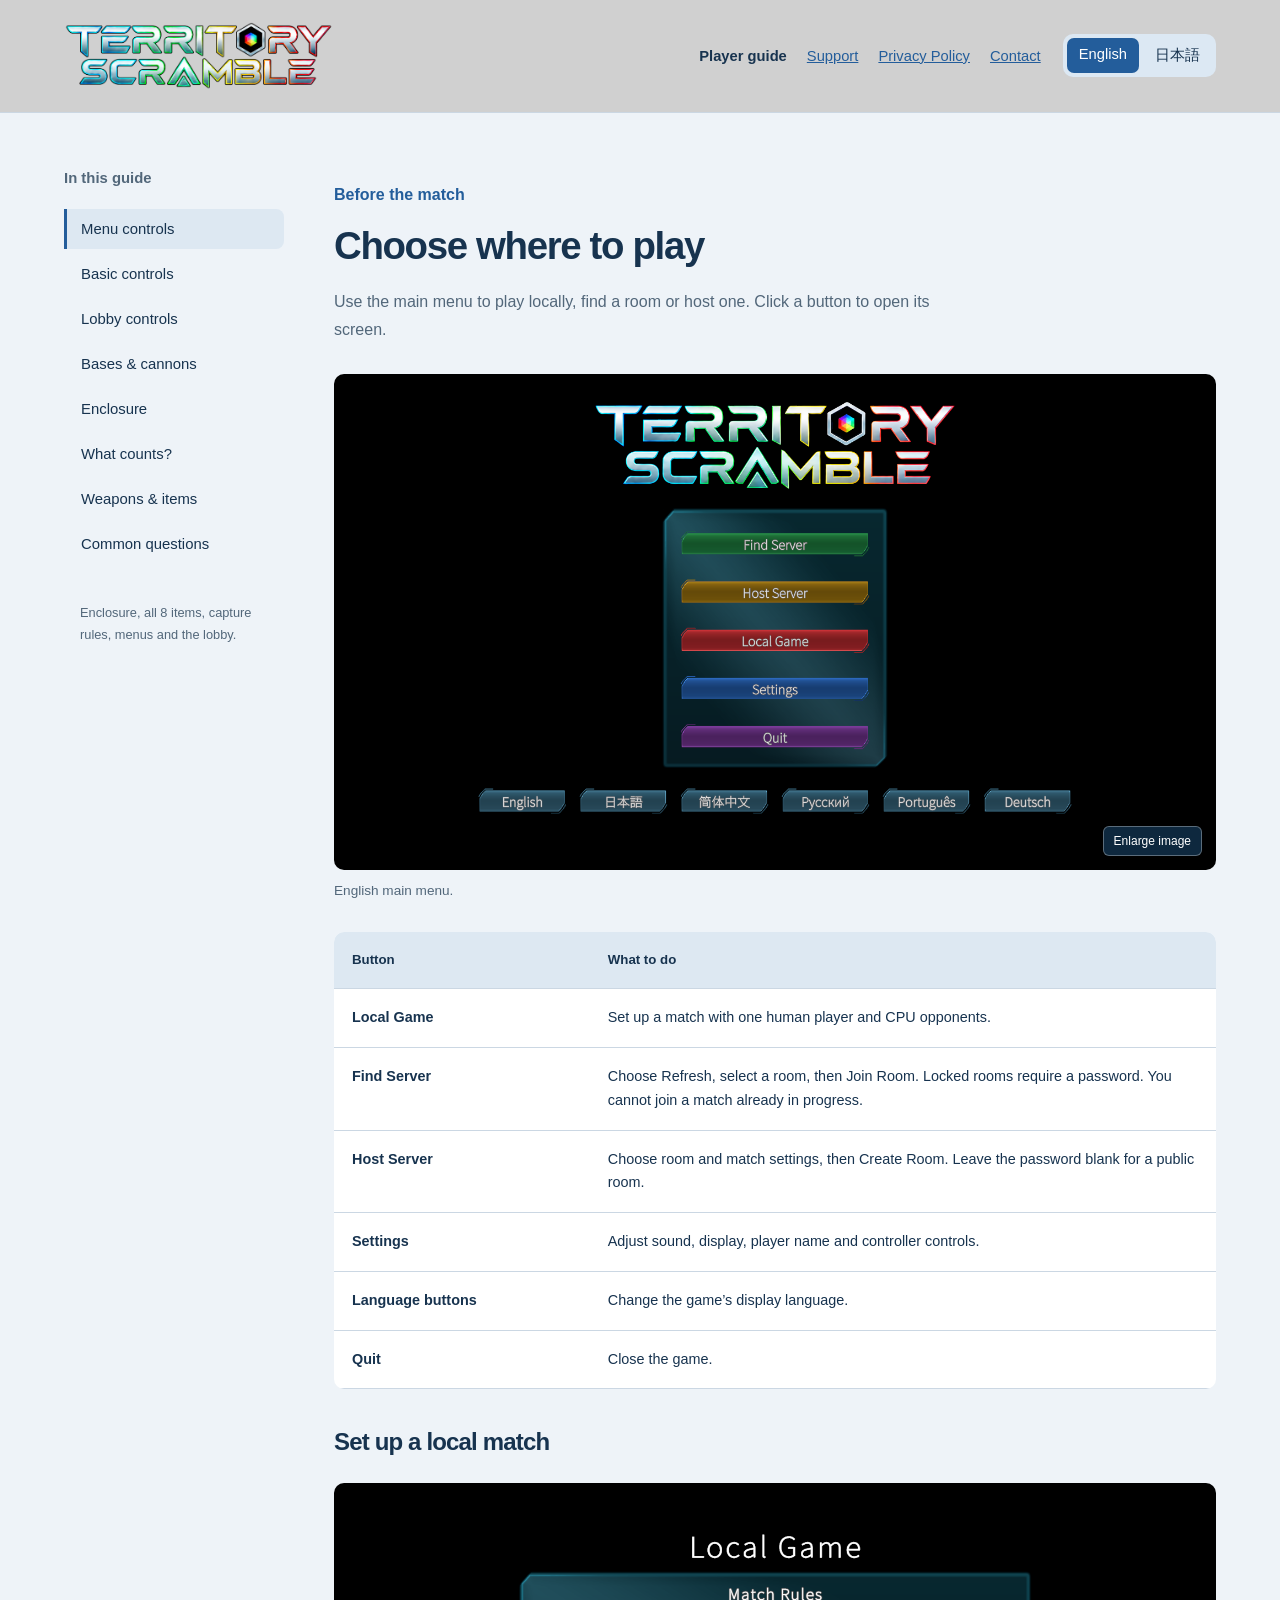
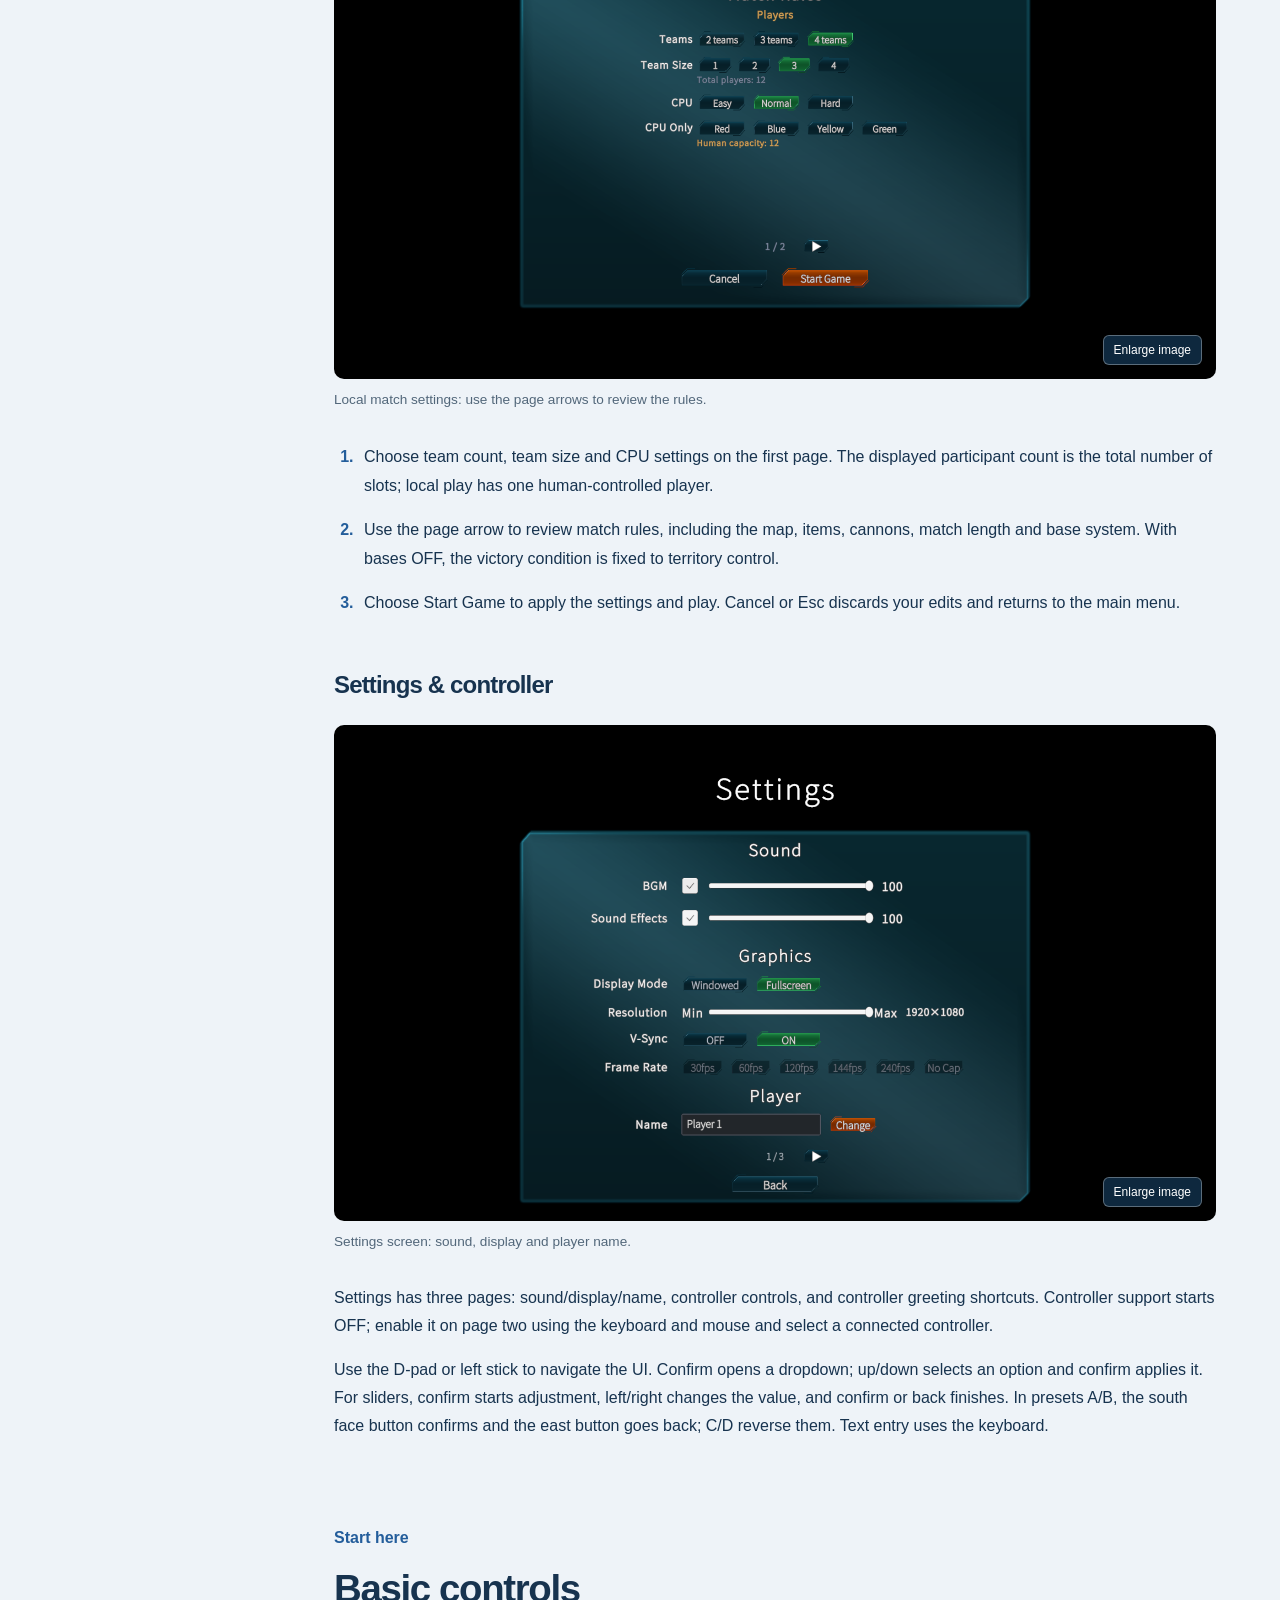
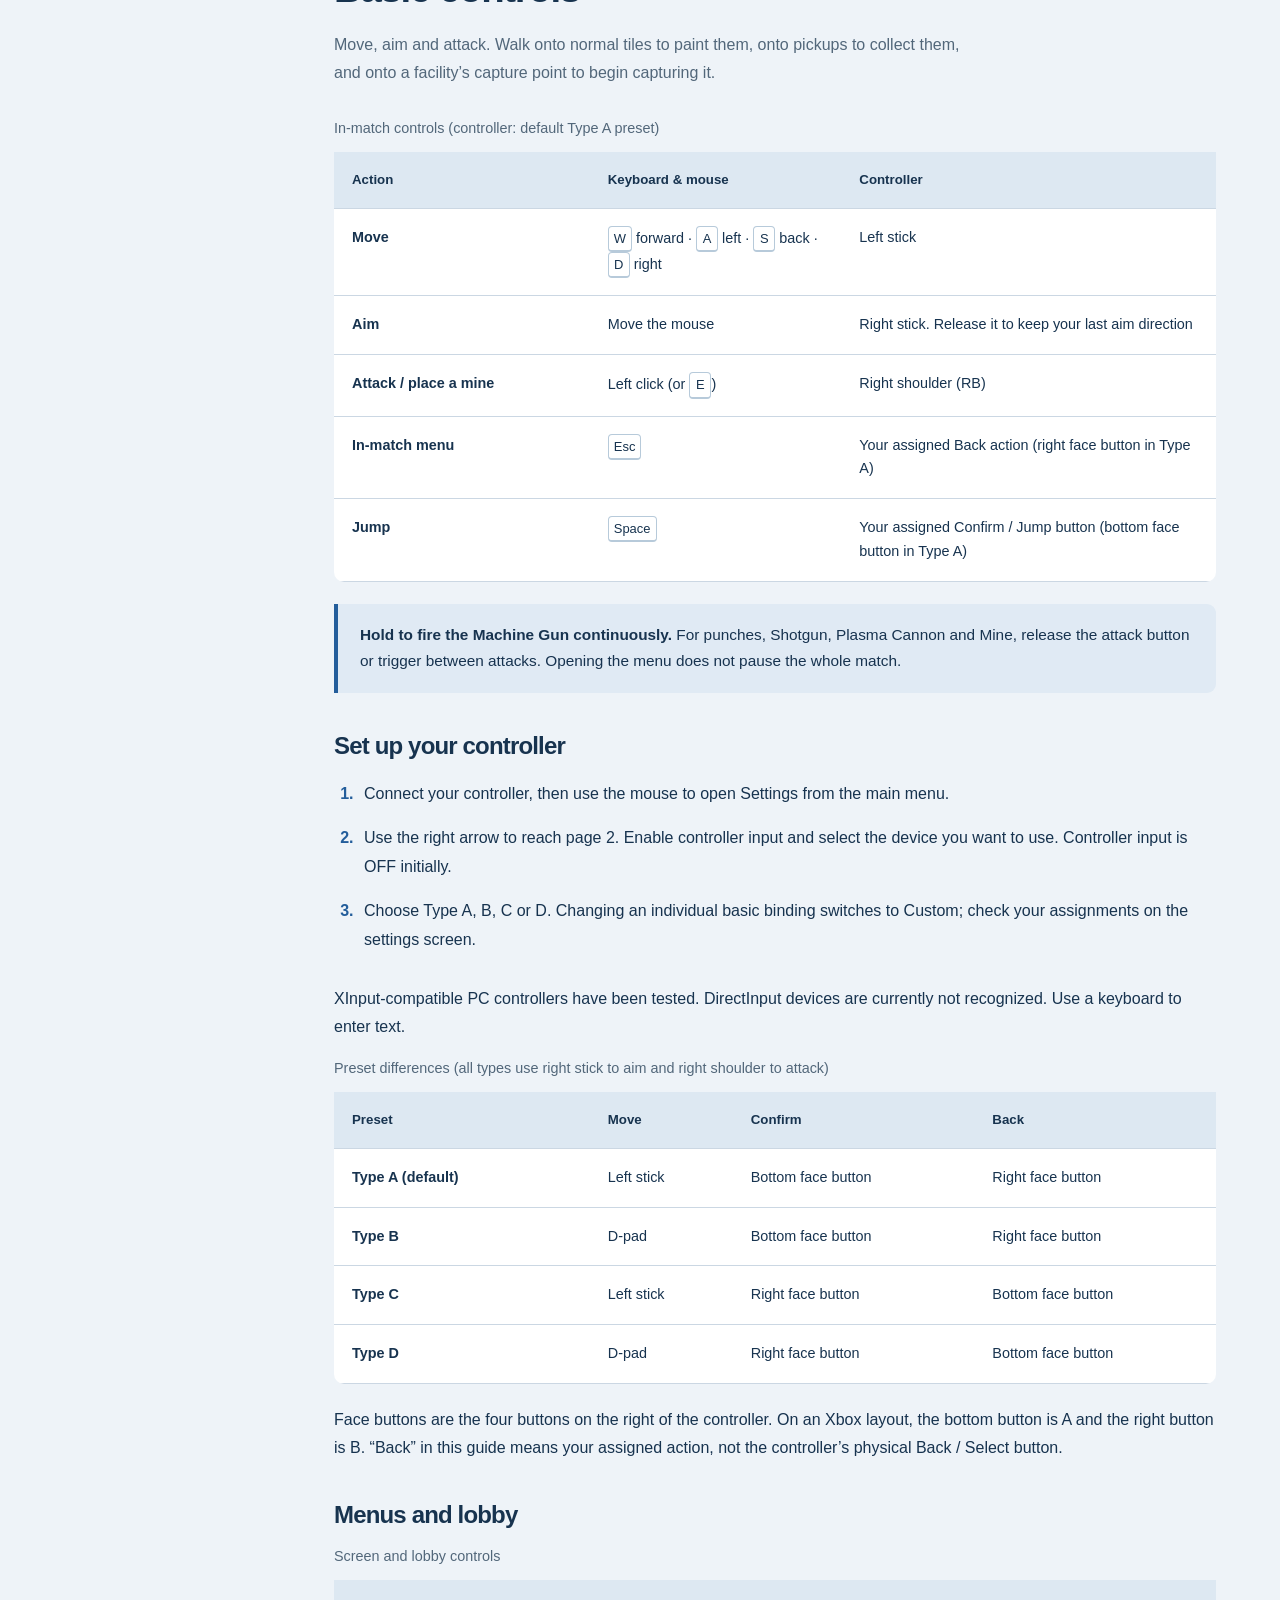
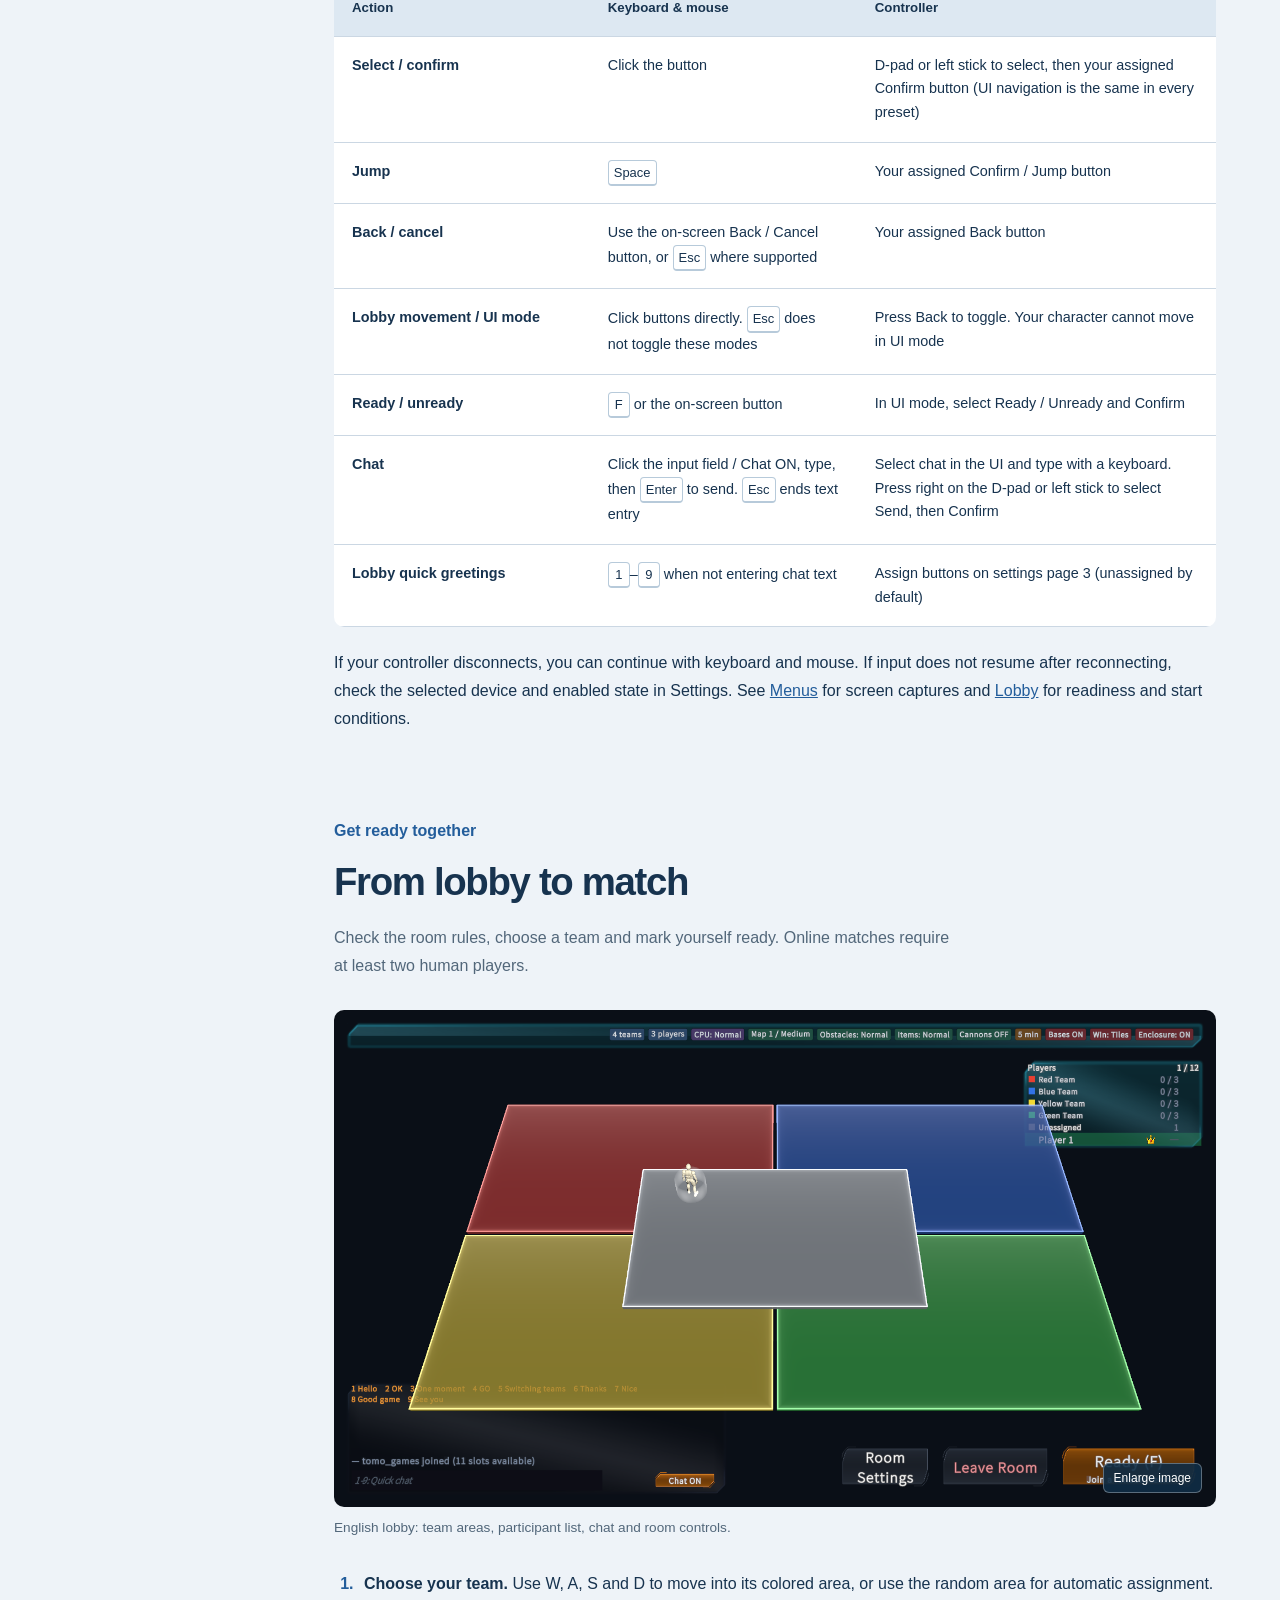
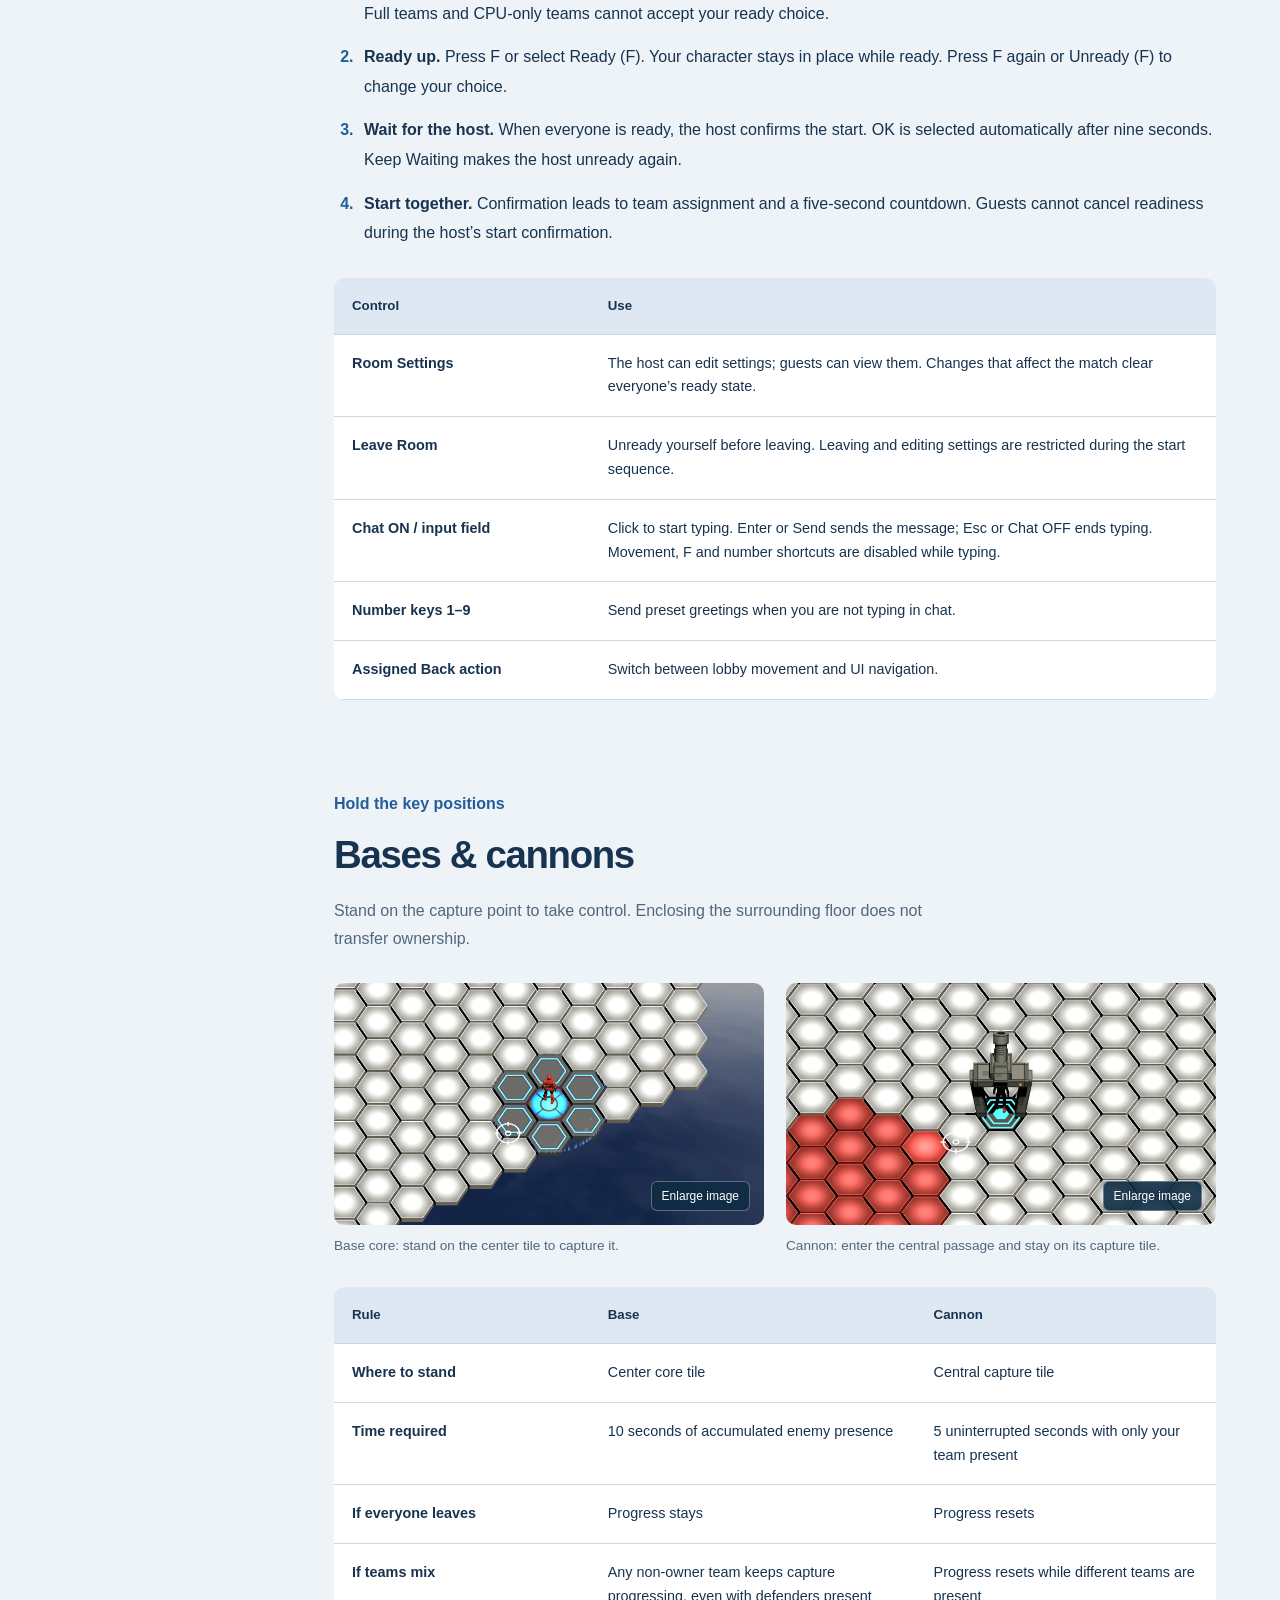
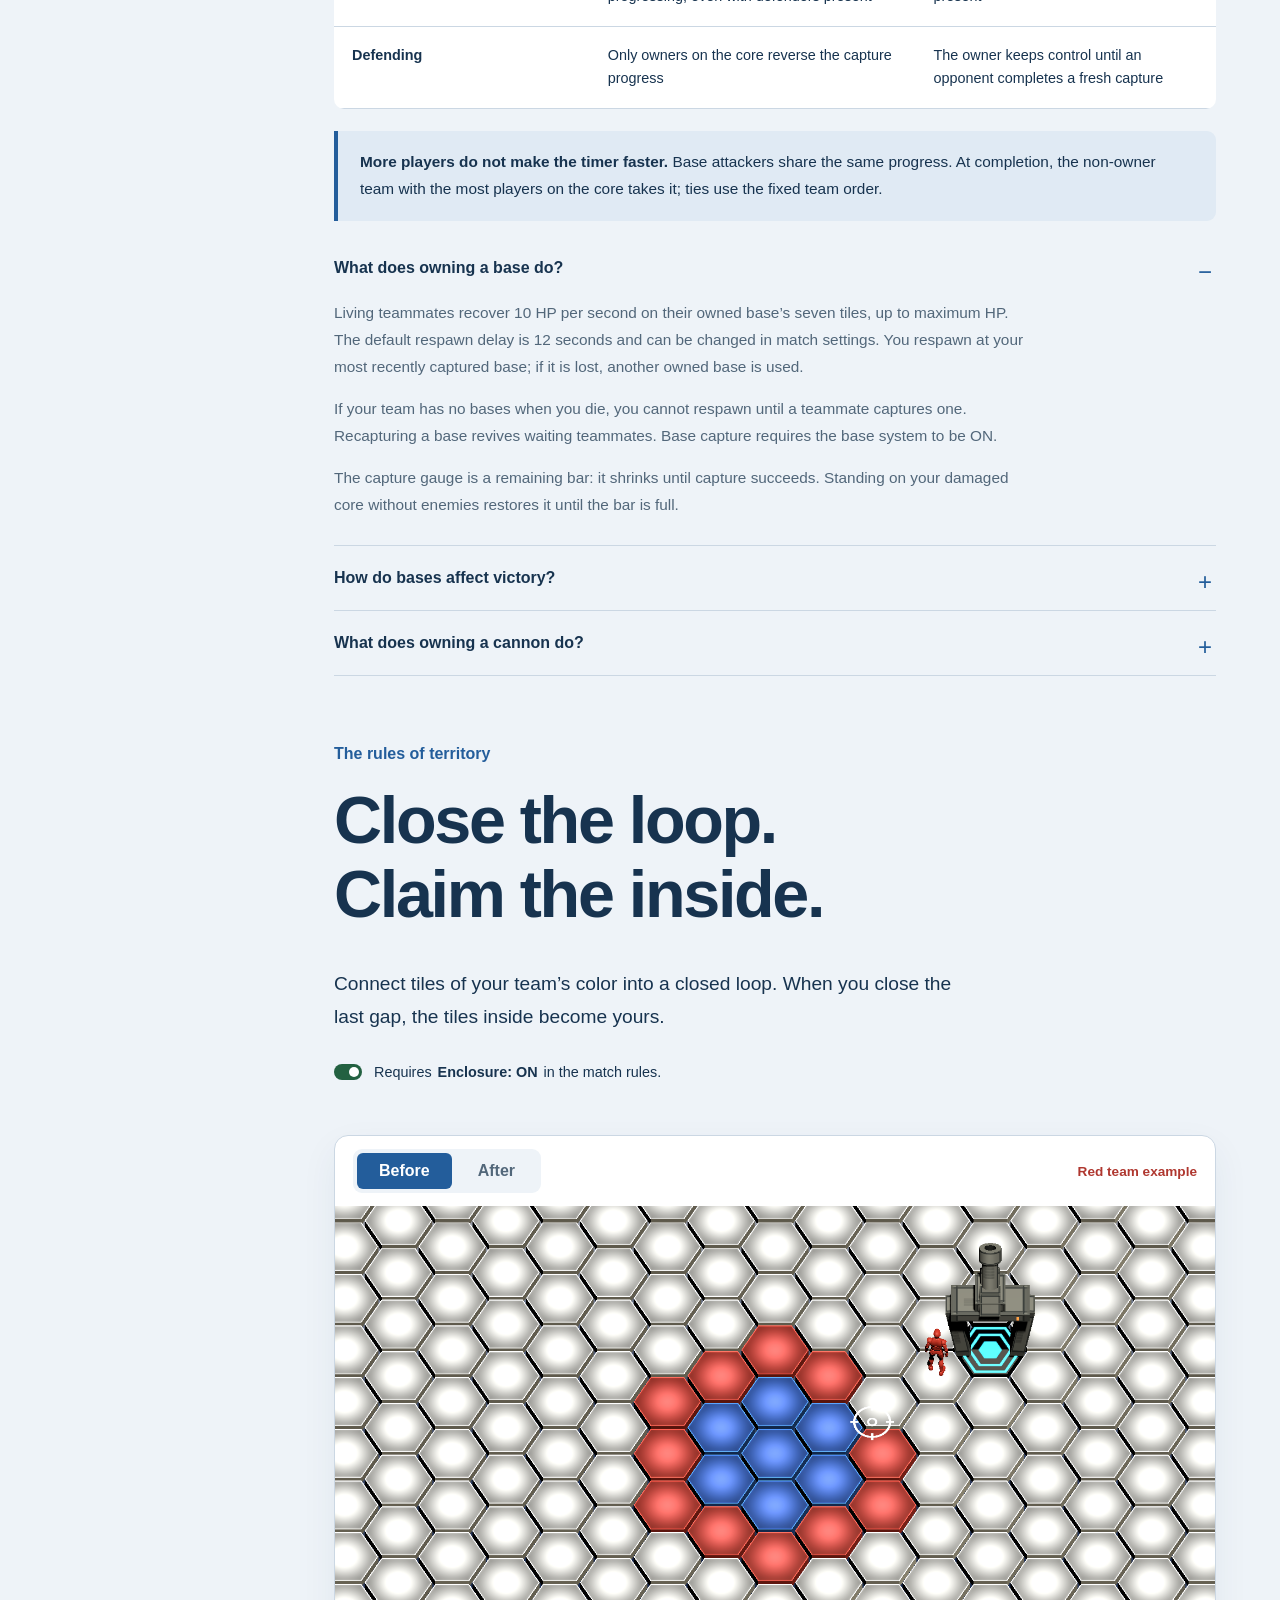
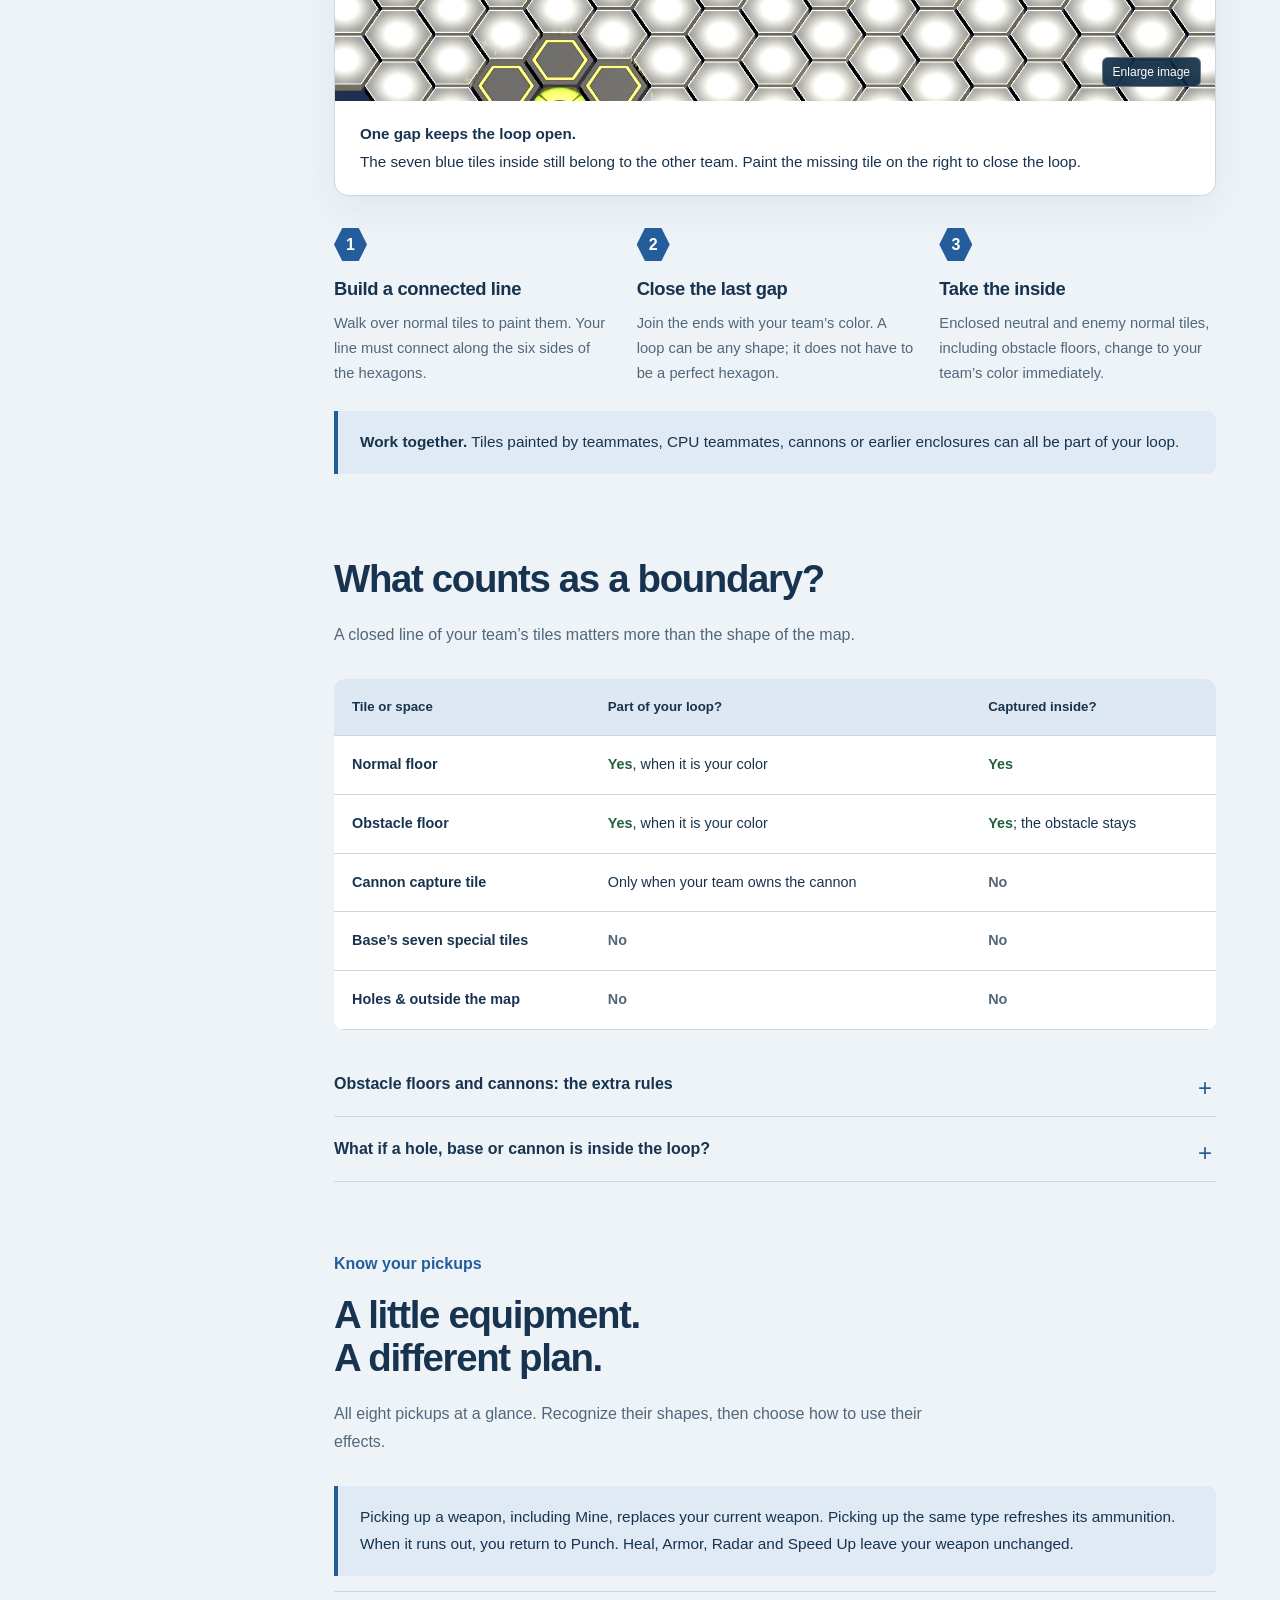
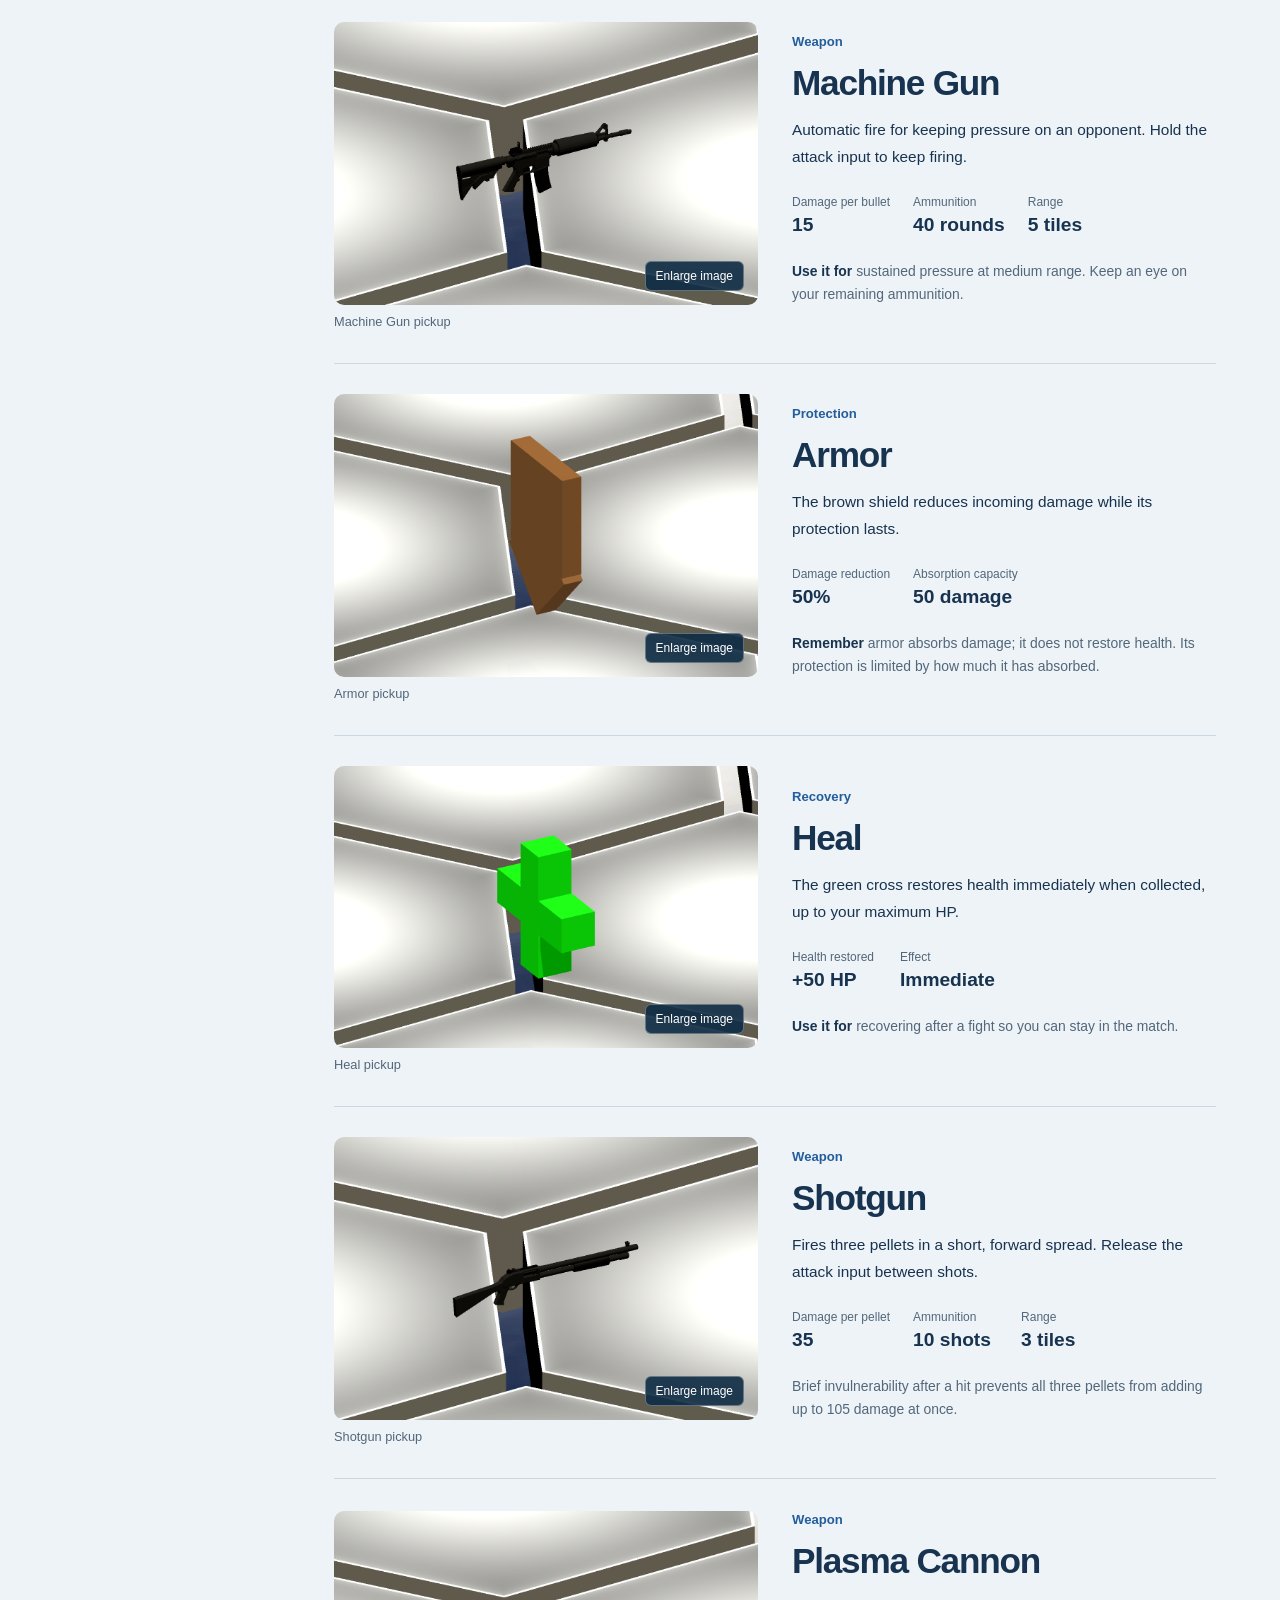
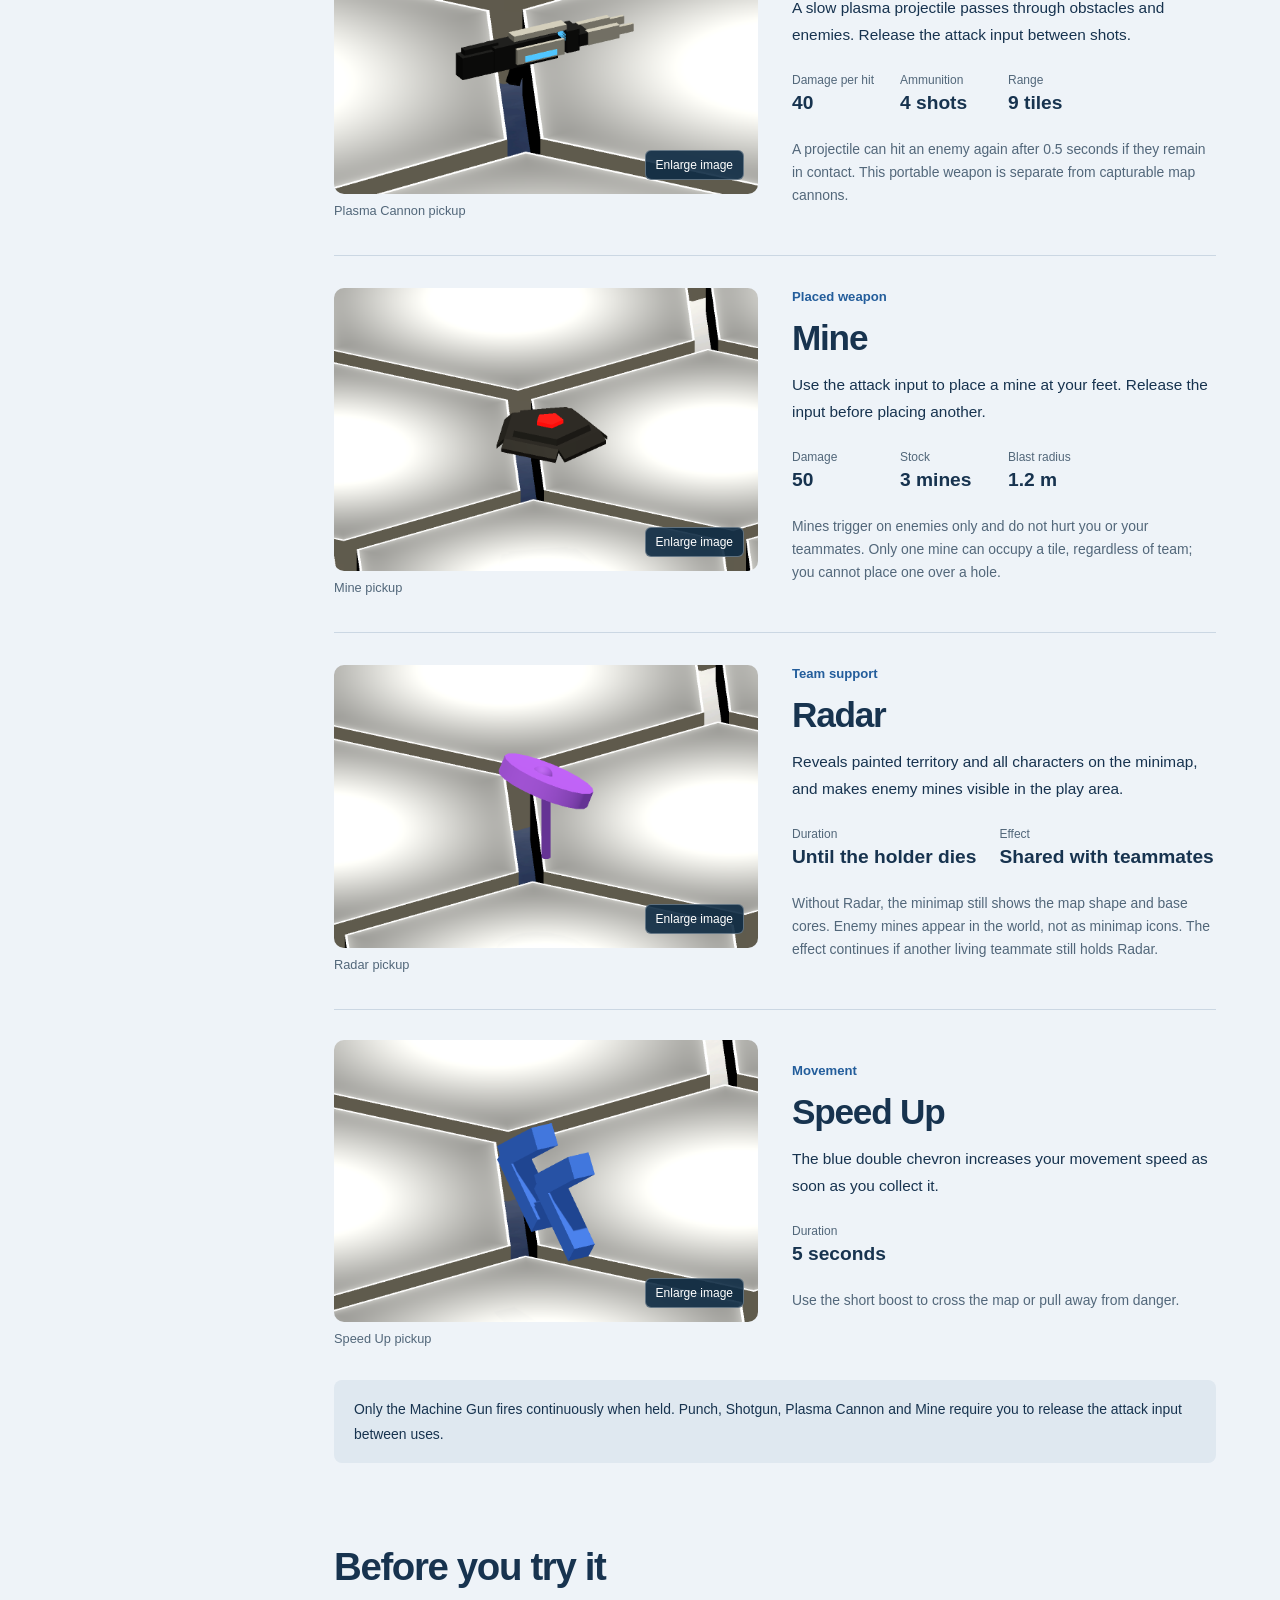
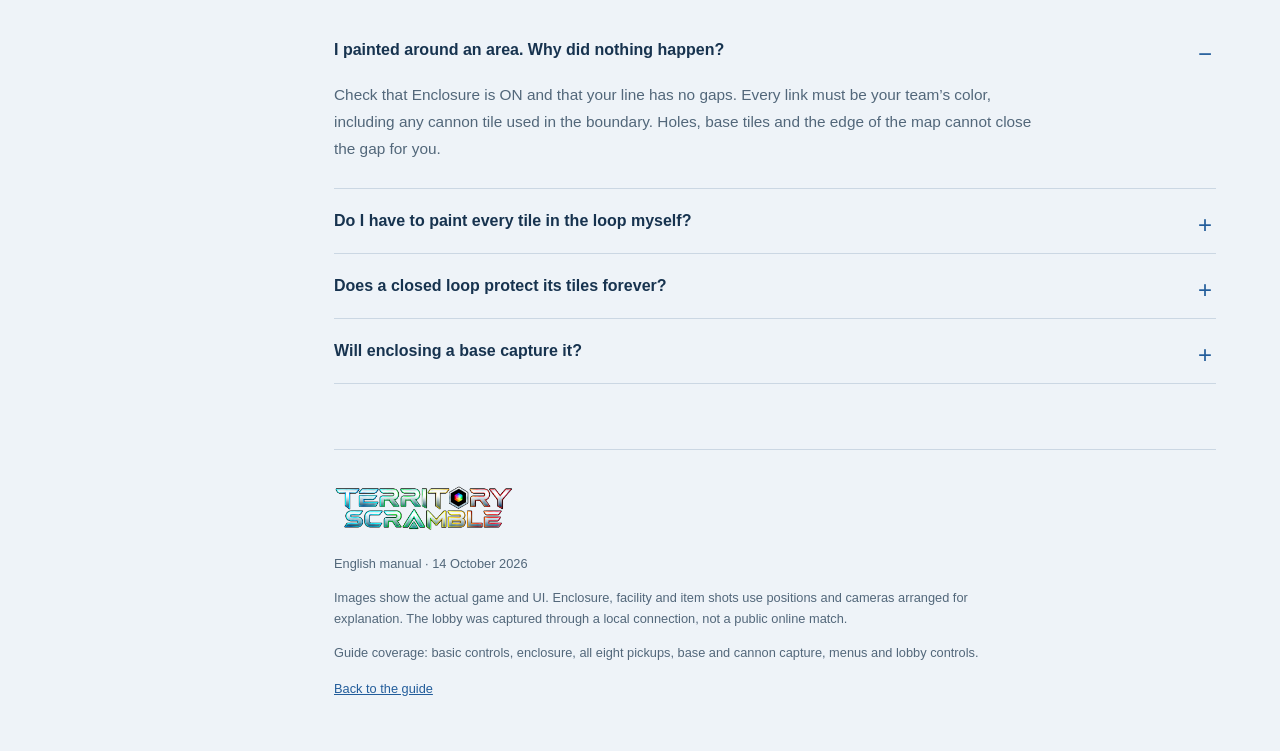
<file: index.html>
<!doctype html>
<html lang="en">
<head>
  <meta charset="utf-8">
  <meta name="viewport" content="width=device-width,initial-scale=1">
  <meta name="description" content="An illustrated Territory Scramble guide to basic controls, enclosure, all eight pickups, base and cannon capture, menus and lobby controls.">
  <meta name="color-scheme" content="light">
  <title>Player guide · Territory Scramble</title>
  <link rel="icon" href="assets/title-logo.png" type="image/png">
  <link rel="stylesheet" href="styles.css">
  <script src="manual.js" defer></script>
</head>
<body>
  <a class="skip-link" href="#main">Skip to the guide</a>
  <header class="site-header">
    <a href="#" class="brand" aria-label="Territory Scramble guide home"><img src="assets/title-logo.png" width="1280" height="321" alt="Territory Scramble"></a>
    <div class="edition"><nav class="site-nav" aria-label="Site"><a href="index.html" aria-current="page">Player guide</a><a href="support/index.html">Support</a><a href="support/privacy.html">Privacy Policy</a><a href="https://forms.gle/guhh2szr1DyuRirg9">Contact</a></nav><nav class="language-switch" aria-label="Language"><a href="index.html" lang="en" hreflang="en" aria-current="page">English</a><a href="ja.html" lang="ja" hreflang="ja">日本語</a></nav></div>
  </header>
  <div class="page-layout">
    <aside class="contents">
      <p class="contents-title">In this guide</p>
      <nav aria-label="Guide contents">
        <a href="#menus">Menu controls</a>
        <a href="#controls">Basic controls</a>
        <a href="#lobby">Lobby controls</a>
        <a href="#capture">Bases &amp; cannons</a>
        <a href="#enclosure">Enclosure</a>
        <a href="#rules">What counts?</a>
        <a href="#items">Weapons &amp; items</a>
        <a href="#questions">Common questions</a>
      </nav>
      <div class="edition-note"><p>Enclosure, all 8 items, capture rules, menus and the lobby.</p></div>
    </aside>
    <main id="main">
      <section id="menus" class="chapter" aria-labelledby="menus-title"><div class="section-heading"><p class="chapter-label">Before the match</p><h2 id="menus-title">Choose where to play</h2><p>Use the main menu to play locally, find a room or host one. Click a button to open its screen.</p></div>
<figure class="guide-capture"><button class="image-button" type="button" data-zoom aria-label="English main menu. — Enlarge image"><img src="assets/menu-en.png" alt="English main menu." width="1600" height="900" loading="lazy"><span class="zoom-label">Enlarge image</span></button><figcaption>English main menu.</figcaption></figure>
<div class="rule-table-wrap"><table class="rule-table"><caption class="sr-only">Main menu buttons</caption><thead><tr><th scope="col">Button</th><th scope="col">What to do</th></tr></thead><tbody><tr><th scope="row">Local Game</th><td>Set up a match with one human player and CPU opponents.</td></tr><tr><th scope="row">Find Server</th><td>Choose Refresh, select a room, then Join Room. Locked rooms require a password. You cannot join a match already in progress.</td></tr><tr><th scope="row">Host Server</th><td>Choose room and match settings, then Create Room. Leave the password blank for a public room.</td></tr><tr><th scope="row">Settings</th><td>Adjust sound, display, player name and controller controls.</td></tr><tr><th scope="row">Language buttons</th><td>Change the game’s display language.</td></tr><tr><th scope="row">Quit</th><td>Close the game.</td></tr></tbody></table></div>
<h3 class="guide-subheading">Set up a local match</h3><figure class="guide-capture"><button class="image-button" type="button" data-zoom aria-label="Local match settings: use the page arrows to review the rules. — Enlarge image"><img src="assets/local-settings-en.png" alt="Local match settings: use the page arrows to review the rules." width="1600" height="900" loading="lazy"><span class="zoom-label">Enlarge image</span></button><figcaption>Local match settings: use the page arrows to review the rules.</figcaption></figure>
<ol class="instruction-list"><li>Choose team count, team size and CPU settings on the first page. The displayed participant count is the total number of slots; local play has one human-controlled player.</li><li>Use the page arrow to review match rules, including the map, items, cannons, match length and base system. With bases OFF, the victory condition is fixed to territory control.</li><li>Choose Start Game to apply the settings and play. Cancel or Esc discards your edits and returns to the main menu.</li></ol>
<h3 class="guide-subheading">Settings &amp; controller</h3><figure class="guide-capture"><button class="image-button" type="button" data-zoom aria-label="Settings screen: sound, display and player name. — Enlarge image"><img src="assets/settings-en.png" alt="Settings screen: sound, display and player name." width="1600" height="900" loading="lazy"><span class="zoom-label">Enlarge image</span></button><figcaption>Settings screen: sound, display and player name.</figcaption></figure>
<p>Settings has three pages: sound/display/name, controller controls, and controller greeting shortcuts. Controller support starts OFF; enable it on page two using the keyboard and mouse and select a connected controller.</p><p>Use the D-pad or left stick to navigate the UI. Confirm opens a dropdown; up/down selects an option and confirm applies it. For sliders, confirm starts adjustment, left/right changes the value, and confirm or back finishes. In presets A/B, the south face button confirms and the east button goes back; C/D reverse them. Text entry uses the keyboard.</p></section>

<section id="controls" class="chapter" aria-labelledby="controls-title">
        <div class="section-heading"><p class="chapter-label">Start here</p><h2 id="controls-title">Basic controls</h2><p>Move, aim and attack. Walk onto normal tiles to paint them, onto pickups to collect them, and onto a facility’s capture point to begin capturing it.</p></div>
        <div class="rule-table-wrap"><table class="rule-table">
          <caption>In-match controls (controller: default Type A preset)</caption>
          <thead><tr><th scope="col">Action</th><th scope="col">Keyboard &amp; mouse</th><th scope="col">Controller</th></tr></thead>
          <tbody>
            <tr><th scope="row">Move</th><td><kbd>W</kbd> forward · <kbd>A</kbd> left · <kbd>S</kbd> back · <kbd>D</kbd> right</td><td>Left stick</td></tr>
            <tr><th scope="row">Aim</th><td>Move the mouse</td><td>Right stick. Release it to keep your last aim direction</td></tr>
            <tr><th scope="row">Attack / place a mine</th><td>Left click (or <kbd>E</kbd>)</td><td>Right shoulder (RB)</td></tr>
            <tr><th scope="row">In-match menu</th><td><kbd>Esc</kbd></td><td>Your assigned Back action (right face button in Type A)</td></tr>
            <tr><th scope="row">Jump</th><td><kbd>Space</kbd></td><td>Your assigned Confirm / Jump button (bottom face button in Type A)</td></tr>
          </tbody>
        </table></div>
        <p class="tip"><strong>Hold to fire the Machine Gun continuously.</strong> For punches, Shotgun, Plasma Cannon and Mine, release the attack button or trigger between attacks. Opening the menu does not pause the whole match.</p>
        <h3 class="guide-subheading">Set up your controller</h3>
        <ol class="instruction-list"><li>Connect your controller, then use the mouse to open Settings from the main menu.</li><li>Use the right arrow to reach page 2. Enable controller input and select the device you want to use. Controller input is OFF initially.</li><li>Choose Type A, B, C or D. Changing an individual basic binding switches to Custom; check your assignments on the settings screen.</li></ol>
        <p>XInput-compatible PC controllers have been tested. DirectInput devices are currently not recognized. Use a keyboard to enter text.</p>
        <div class="rule-table-wrap"><table class="rule-table">
          <caption>Preset differences (all types use right stick to aim and right shoulder to attack)</caption>
          <thead><tr><th scope="col">Preset</th><th scope="col">Move</th><th scope="col">Confirm</th><th scope="col">Back</th></tr></thead>
          <tbody><tr><th scope="row">Type A (default)</th><td>Left stick</td><td>Bottom face button</td><td>Right face button</td></tr><tr><th scope="row">Type B</th><td>D-pad</td><td>Bottom face button</td><td>Right face button</td></tr><tr><th scope="row">Type C</th><td>Left stick</td><td>Right face button</td><td>Bottom face button</td></tr><tr><th scope="row">Type D</th><td>D-pad</td><td>Right face button</td><td>Bottom face button</td></tr></tbody>
        </table></div>
        <p>Face buttons are the four buttons on the right of the controller. On an Xbox layout, the bottom button is A and the right button is B. “Back” in this guide means your assigned action, not the controller’s physical Back / Select button.</p>
        <h3 class="guide-subheading">Menus and lobby</h3>
        <div class="rule-table-wrap"><table class="rule-table">
          <caption>Screen and lobby controls</caption><thead><tr><th scope="col">Action</th><th scope="col">Keyboard &amp; mouse</th><th scope="col">Controller</th></tr></thead>
          <tbody><tr><th scope="row">Select / confirm</th><td>Click the button</td><td>D-pad or left stick to select, then your assigned Confirm button (UI navigation is the same in every preset)</td></tr><tr><th scope="row">Jump</th><td><kbd>Space</kbd></td><td>Your assigned Confirm / Jump button</td></tr><tr><th scope="row">Back / cancel</th><td>Use the on-screen Back / Cancel button, or <kbd>Esc</kbd> where supported</td><td>Your assigned Back button</td></tr><tr><th scope="row">Lobby movement / UI mode</th><td>Click buttons directly. <kbd>Esc</kbd> does not toggle these modes</td><td>Press Back to toggle. Your character cannot move in UI mode</td></tr><tr><th scope="row">Ready / unready</th><td><kbd>F</kbd> or the on-screen button</td><td>In UI mode, select Ready / Unready and Confirm</td></tr><tr><th scope="row">Chat</th><td>Click the input field / Chat ON, type, then <kbd>Enter</kbd> to send. <kbd>Esc</kbd> ends text entry</td><td>Select chat in the UI and type with a keyboard. Press right on the D-pad or left stick to select Send, then Confirm</td></tr><tr><th scope="row">Lobby quick greetings</th><td><kbd>1</kbd>–<kbd>9</kbd> when not entering chat text</td><td>Assign buttons on settings page 3 (unassigned by default)</td></tr></tbody>
        </table></div>
        <p>If your controller disconnects, you can continue with keyboard and mouse. If input does not resume after reconnecting, check the selected device and enabled state in Settings. See <a href="#menus">Menus</a> for screen captures and <a href="#lobby">Lobby</a> for readiness and start conditions.</p>
      </section>

<section id="lobby" class="chapter" aria-labelledby="lobby-title"><div class="section-heading"><p class="chapter-label">Get ready together</p><h2 id="lobby-title">From lobby to match</h2><p>Check the room rules, choose a team and mark yourself ready. Online matches require at least two human players.</p></div>
<figure class="guide-capture"><button class="image-button" type="button" data-zoom aria-label="English lobby: team areas, participant list, chat and room controls. — Enlarge image"><img src="assets/lobby-en.png" alt="English lobby: team areas, participant list, chat and room controls." width="1600" height="900" loading="lazy"><span class="zoom-label">Enlarge image</span></button><figcaption>English lobby: team areas, participant list, chat and room controls.</figcaption></figure>
<ol class="instruction-list"><li><strong>Choose your team.</strong> Use W, A, S and D to move into its colored area, or use the random area for automatic assignment. Full teams and CPU-only teams cannot accept your ready choice.</li><li><strong>Ready up.</strong> Press F or select Ready (F). Your character stays in place while ready. Press F again or Unready (F) to change your choice.</li><li><strong>Wait for the host.</strong> When everyone is ready, the host confirms the start. OK is selected automatically after nine seconds. Keep Waiting makes the host unready again.</li><li><strong>Start together.</strong> Confirmation leads to team assignment and a five-second countdown. Guests cannot cancel readiness during the host’s start confirmation.</li></ol>
<div class="rule-table-wrap"><table class="rule-table"><caption class="sr-only">Lobby controls</caption><thead><tr><th scope="col">Control</th><th scope="col">Use</th></tr></thead><tbody><tr><th scope="row">Room Settings</th><td>The host can edit settings; guests can view them. Changes that affect the match clear everyone’s ready state.</td></tr><tr><th scope="row">Leave Room</th><td>Unready yourself before leaving. Leaving and editing settings are restricted during the start sequence.</td></tr><tr><th scope="row">Chat ON / input field</th><td>Click to start typing. Enter or Send sends the message; Esc or Chat OFF ends typing. Movement, F and number shortcuts are disabled while typing.</td></tr><tr><th scope="row">Number keys 1–9</th><td>Send preset greetings when you are not typing in chat.</td></tr><tr><th scope="row">Assigned Back action</th><td>Switch between lobby movement and UI navigation.</td></tr></tbody></table></div></section>

<section id="capture" class="chapter" aria-labelledby="capture-title"><div class="section-heading"><p class="chapter-label">Hold the key positions</p><h2 id="capture-title">Bases &amp; cannons</h2><p>Stand on the capture point to take control. Enclosing the surrounding floor does not transfer ownership.</p></div>
<div class="capture-pair"><figure class="guide-capture"><button class="image-button" type="button" data-zoom aria-label="Base core: stand on the center tile to capture it. — Enlarge image"><img src="assets/base-capture.png" alt="Base core: stand on the center tile to capture it." width="1600" height="900" loading="lazy"><span class="zoom-label">Enlarge image</span></button><figcaption>Base core: stand on the center tile to capture it.</figcaption></figure><figure class="guide-capture"><button class="image-button" type="button" data-zoom aria-label="Cannon: enter the central passage and stay on its capture tile. — Enlarge image"><img src="assets/cannon-capture.png" alt="Cannon: enter the central passage and stay on its capture tile." width="1600" height="900" loading="lazy"><span class="zoom-label">Enlarge image</span></button><figcaption>Cannon: enter the central passage and stay on its capture tile.</figcaption></figure></div>
<div class="rule-table-wrap"><table class="rule-table"><caption class="sr-only">Base and cannon capture rules compared</caption><thead><tr><th scope="col">Rule</th><th scope="col">Base</th><th scope="col">Cannon</th></tr></thead><tbody><tr><th scope="row">Where to stand</th><td>Center core tile</td><td>Central capture tile</td></tr><tr><th scope="row">Time required</th><td>10 seconds of accumulated enemy presence</td><td>5 uninterrupted seconds with only your team present</td></tr><tr><th scope="row">If everyone leaves</th><td>Progress stays</td><td>Progress resets</td></tr><tr><th scope="row">If teams mix</th><td>Any non-owner team keeps capture progressing, even with defenders present</td><td>Progress resets while different teams are present</td></tr><tr><th scope="row">Defending</th><td>Only owners on the core reverse the capture progress</td><td>The owner keeps control until an opponent completes a fresh capture</td></tr></tbody></table></div>
<p class="tip"><strong>More players do not make the timer faster.</strong> Base attackers share the same progress. At completion, the non-owner team with the most players on the core takes it; ties use the fixed team order.</p>
<details open><summary>What does owning a base do?</summary><div class="details-body"><p>Living teammates recover 10 HP per second on their owned base’s seven tiles, up to maximum HP. The default respawn delay is 12 seconds and can be changed in match settings. You respawn at your most recently captured base; if it is lost, another owned base is used.</p><p>If your team has no bases when you die, you cannot respawn until a teammate captures one. Recapturing a base revives waiting teammates. Base capture requires the base system to be ON.</p><p>The capture gauge is a remaining bar: it shrinks until capture succeeds. Standing on your damaged core without enemies restores it until the bar is full.</p></div></details>
<details><summary>How do bases affect victory?</summary><div class="details-body"><p>With the base victory condition selected, owning every base wins immediately. At the time limit, base count decides the winner, then territory count breaks a tie. Equal counts in both result in a draw.</p><p>With the base system ON, a team with no bases and no living players is eliminated. The match also ends when only one team remains.</p></div></details><details><summary>What does owning a cannon do?</summary><div class="details-body"><p>A captured cannon fires automatically for its team and paints eligible floor tiles, including obstacle floors. You do not need to stay there after capture. An opponent can take it back by completing the same five-second capture.</p><p>Its owned tile can help close an enclosure, but the cannon tile itself does not count toward territory. The handheld Plasma Cannon is a separate weapon.</p></div></details></section>

<section id="enclosure" aria-labelledby="enclosure-title">
        <div class="chapter-intro">
          <p class="chapter-label">The rules of territory</p>
          <h1 id="enclosure-title">Close the loop.<br>Claim the inside.</h1>
          <p class="lead">Connect tiles of your team’s color into a closed loop. When you close the last gap, the tiles inside become yours.</p>
          <p class="rule-switch"><span class="switch-icon" aria-hidden="true"></span> Requires <strong>Enclosure: ON</strong> in the match rules.</p>
        </div>

        <figure class="comparison">
          <div class="comparison-toolbar">
            <div class="state-buttons" role="group" aria-label="Enclosure screenshot">
              <button type="button" data-state="before" aria-pressed="true">Before</button>
              <button type="button" data-state="after" aria-pressed="false">After</button>
            </div>
            <span class="example-label">Red team example</span>
          </div>
          <button type="button" class="image-button comparison-image" data-zoom aria-label="Enlarge the enclosure screenshot">
            <img id="enclosure-image" src="assets/enclosure-before.png" width="1600" height="900" alt="A red loop around seven blue tiles has one unpainted gap on its right side. The red player stands outside the gap." fetchpriority="high">
            <span class="zoom-label">Enlarge image</span>
          </button>
          <figcaption><strong id="comparison-title">One gap keeps the loop open.</strong> <span id="comparison-description">The seven blue tiles inside still belong to the other team. Paint the missing tile on the right to close the loop.</span></figcaption>
          <noscript><p class="no-script">Compare with the result below.</p><img src="assets/enclosure-after.png" width="1600" height="900" alt="After the gap is painted red, all seven enclosed blue tiles turn red."></noscript>
        </figure>

        <ol class="steps">
          <li><span class="step-number">1</span><h2>Build a connected line</h2><p>Walk over normal tiles to paint them. Your line must connect along the six sides of the hexagons.</p></li>
          <li><span class="step-number">2</span><h2>Close the last gap</h2><p>Join the ends with your team’s color. A loop can be any shape; it does not have to be a perfect hexagon.</p></li>
          <li><span class="step-number">3</span><h2>Take the inside</h2><p>Enclosed neutral and enemy normal tiles, including obstacle floors, change to your team’s color immediately.</p></li>
        </ol>
        <p class="tip"><strong>Work together.</strong> Tiles painted by teammates, CPU teammates, cannons or earlier enclosures can all be part of your loop.</p>
      </section>

<section id="rules" class="chapter" aria-labelledby="rules-title">
        <div class="section-heading"><h2 id="rules-title">What counts as a boundary?</h2><p>A closed line of your team’s tiles matters more than the shape of the map.</p></div>
        <div class="rule-table-wrap"><table class="rule-table">
          <caption class="sr-only">Which parts of the map form an enclosure boundary and which can be captured</caption>
          <thead><tr><th scope="col">Tile or space</th><th scope="col">Part of your loop?</th><th scope="col">Captured inside?</th></tr></thead>
          <tbody>
            <tr><th scope="row">Normal floor</th><td><span class="yes">Yes</span>, when it is your color</td><td><span class="yes">Yes</span></td></tr>
            <tr><th scope="row">Obstacle floor</th><td><span class="yes">Yes</span>, when it is your color</td><td><span class="yes">Yes</span>; the obstacle stays</td></tr>
            <tr><th scope="row">Cannon capture tile</th><td>Only when your team owns the cannon</td><td><span class="no">No</span></td></tr>
            <tr><th scope="row">Base’s seven special tiles</th><td><span class="no">No</span></td><td><span class="no">No</span></td></tr>
            <tr><th scope="row">Holes &amp; outside the map</th><td><span class="no">No</span></td><td><span class="no">No</span></td></tr>
          </tbody>
        </table></div>
        <details><summary>Obstacle floors and cannons: the extra rules</summary><div class="details-body"><p>You cannot paint an obstacle floor by walking over it. Cannon fire or an enclosure can take it. Once it is your color, it can help form another loop.</p><p>Taking a cannon can complete a loop immediately. A neutral or enemy-owned cannon tile does not count as your boundary. Enclosing a cannon does not capture the cannon itself, and its tile does not add to your territory count.</p></div></details>
        <details><summary>What if a hole, base or cannon is inside the loop?</summary><div class="details-body"><p>You can still capture the eligible tiles around it. Special tiles and holes are skipped. Base and cannon ownership does not change.</p><p>A hole or the edge of the map cannot replace a missing part of your boundary. You still need a complete loop of your own tiles.</p></div></details>
      </section>

<section id="items" class="chapter" aria-labelledby="items-title">
        <div class="section-heading"><p class="chapter-label">Know your pickups</p><h2 id="items-title">A little equipment.<br>A different plan.</h2><p>All eight pickups at a glance. Recognize their shapes, then choose how to use their effects.</p></div><p class="tip">Picking up a weapon, including Mine, replaces your current weapon. Picking up the same type refreshes its ammunition. When it runs out, you return to Punch. Heal, Armor, Radar and Speed Up leave your weapon unchanged.</p>
        <article class="item" id="machine-gun">
          <figure><button class="image-button" type="button" data-zoom aria-label="Enlarge the Machine Gun pickup"><img src="assets/item-machinegun.png" alt="The actual gray Machine Gun pickup model floating above the game’s hexagonal floor." width="1200" height="800" loading="lazy"><span class="zoom-label">Enlarge image</span></button><figcaption>Machine Gun pickup</figcaption></figure>
          <div class="item-copy"><p class="item-category">Weapon</p><h3>Machine Gun</h3><p>Automatic fire for keeping pressure on an opponent. Hold the attack input to keep firing.</p><dl class="stats"><div><dt>Damage per bullet</dt><dd>15</dd></div><div><dt>Ammunition</dt><dd>40 rounds</dd></div><div><dt>Range</dt><dd>5 tiles</dd></div></dl><p class="field-note"><strong>Use it for</strong> sustained pressure at medium range. Keep an eye on your remaining ammunition.</p></div>
        </article>
        <article class="item" id="armor">
          <figure><button class="image-button" type="button" data-zoom aria-label="Enlarge the Armor pickup"><img src="assets/item-armor.png" alt="The actual brown shield-shaped Armor pickup floating above the game floor." width="1200" height="800" loading="lazy"><span class="zoom-label">Enlarge image</span></button><figcaption>Armor pickup</figcaption></figure>
          <div class="item-copy"><p class="item-category">Protection</p><h3>Armor</h3><p>The brown shield reduces incoming damage while its protection lasts.</p><dl class="stats"><div><dt>Damage reduction</dt><dd>50%</dd></div><div><dt>Absorption capacity</dt><dd>50 damage</dd></div></dl><p class="field-note"><strong>Remember</strong> armor absorbs damage; it does not restore health. Its protection is limited by how much it has absorbed.</p></div>
        </article>
        <article class="item" id="heal">
          <figure><button class="image-button" type="button" data-zoom aria-label="Enlarge the Heal pickup"><img src="assets/item-heal.png" alt="The actual bright green cross-shaped Heal pickup floating above the game floor." width="1200" height="800" loading="lazy"><span class="zoom-label">Enlarge image</span></button><figcaption>Heal pickup</figcaption></figure>
          <div class="item-copy"><p class="item-category">Recovery</p><h3>Heal</h3><p>The green cross restores health immediately when collected, up to your maximum HP.</p><dl class="stats"><div><dt>Health restored</dt><dd>+50 HP</dd></div><div><dt>Effect</dt><dd>Immediate</dd></div></dl><p class="field-note"><strong>Use it for</strong> recovering after a fight so you can stay in the match.</p></div>
        </article>
        <article class="item" id="shotgun"><figure><button class="image-button" type="button" data-zoom aria-label="Shotgun pickup — Enlarge image"><img src="assets/item-shotgun.png" alt="Shotgun pickup" width="1200" height="800" loading="lazy"><span class="zoom-label">Enlarge image</span></button><figcaption>Shotgun pickup</figcaption></figure><div class="item-copy"><p class="item-category">Weapon</p><h3>Shotgun</h3><p>Fires three pellets in a short, forward spread. Release the attack input between shots.</p><dl class="stats"><div><dt>Damage per pellet</dt><dd>35</dd></div><div><dt>Ammunition</dt><dd>10 shots</dd></div><div><dt>Range</dt><dd>3 tiles</dd></div></dl><p class="field-note">Brief invulnerability after a hit prevents all three pellets from adding up to 105 damage at once.</p></div></article>
<article class="item" id="plasma-cannon"><figure><button class="image-button" type="button" data-zoom aria-label="Plasma Cannon pickup — Enlarge image"><img src="assets/item-electrocannon.png" alt="Plasma Cannon pickup" width="1200" height="800" loading="lazy"><span class="zoom-label">Enlarge image</span></button><figcaption>Plasma Cannon pickup</figcaption></figure><div class="item-copy"><p class="item-category">Weapon</p><h3>Plasma Cannon</h3><p>A slow plasma projectile passes through obstacles and enemies. Release the attack input between shots.</p><dl class="stats"><div><dt>Damage per hit</dt><dd>40</dd></div><div><dt>Ammunition</dt><dd>4 shots</dd></div><div><dt>Range</dt><dd>9 tiles</dd></div></dl><p class="field-note">A projectile can hit an enemy again after 0.5 seconds if they remain in contact. This portable weapon is separate from capturable map cannons.</p></div></article>
<article class="item" id="mine"><figure><button class="image-button" type="button" data-zoom aria-label="Mine pickup — Enlarge image"><img src="assets/item-mine.png" alt="Mine pickup" width="1200" height="800" loading="lazy"><span class="zoom-label">Enlarge image</span></button><figcaption>Mine pickup</figcaption></figure><div class="item-copy"><p class="item-category">Placed weapon</p><h3>Mine</h3><p>Use the attack input to place a mine at your feet. Release the input before placing another.</p><dl class="stats"><div><dt>Damage</dt><dd>50</dd></div><div><dt>Stock</dt><dd>3 mines</dd></div><div><dt>Blast radius</dt><dd>1.2 m</dd></div></dl><p class="field-note">Mines trigger on enemies only and do not hurt you or your teammates. Only one mine can occupy a tile, regardless of team; you cannot place one over a hole.</p></div></article>
<article class="item" id="radar"><figure><button class="image-button" type="button" data-zoom aria-label="Radar pickup — Enlarge image"><img src="assets/item-radar.png" alt="Radar pickup" width="1200" height="800" loading="lazy"><span class="zoom-label">Enlarge image</span></button><figcaption>Radar pickup</figcaption></figure><div class="item-copy"><p class="item-category">Team support</p><h3>Radar</h3><p>Reveals painted territory and all characters on the minimap, and makes enemy mines visible in the play area.</p><dl class="stats"><div><dt>Duration</dt><dd>Until the holder dies</dd></div><div><dt>Effect</dt><dd>Shared with teammates</dd></div></dl><p class="field-note">Without Radar, the minimap still shows the map shape and base cores. Enemy mines appear in the world, not as minimap icons. The effect continues if another living teammate still holds Radar.</p></div></article>
<article class="item" id="speed-up"><figure><button class="image-button" type="button" data-zoom aria-label="Speed Up pickup — Enlarge image"><img src="assets/item-speedup.png" alt="Speed Up pickup" width="1200" height="800" loading="lazy"><span class="zoom-label">Enlarge image</span></button><figcaption>Speed Up pickup</figcaption></figure><div class="item-copy"><p class="item-category">Movement</p><h3>Speed Up</h3><p>The blue double chevron increases your movement speed as soon as you collect it.</p><dl class="stats"><div><dt>Duration</dt><dd>5 seconds</dd></div></dl><p class="field-note">Use the short boost to cross the map or pull away from danger.</p></div></article><p class="scope-note">Only the Machine Gun fires continuously when held. Punch, Shotgun, Plasma Cannon and Mine require you to release the attack input between uses.</p>
      </section>

<section id="questions" class="chapter questions" aria-labelledby="questions-title">
        <div class="section-heading"><h2 id="questions-title">Before you try it</h2></div>
        <details open><summary>I painted around an area. Why did nothing happen?</summary><div class="details-body"><p>Check that Enclosure is ON and that your line has no gaps. Every link must be your team’s color, including any cannon tile used in the boundary. Holes, base tiles and the edge of the map cannot close the gap for you.</p></div></details>
        <details><summary>Do I have to paint every tile in the loop myself?</summary><div class="details-body"><p>No. The loop belongs to your team. Tiles painted by teammates, CPU teammates, cannon fire and earlier enclosures all count.</p></div></details>
        <details><summary>Does a closed loop protect its tiles forever?</summary><div class="details-body"><p>No. Enclosure captures tiles when a new loop closes. Opponents can take the tiles back; an existing loop does not continuously repaint its interior.</p></div></details>
        <details><summary>Will enclosing a base capture it?</summary><div class="details-body"><p>No. Bases and cannons use their own capture rules. An enclosure only takes eligible floor tiles.</p></div></details>
      </section>
      <footer class="page-footer"><img src="assets/title-logo.png" width="1280" height="321" alt="Territory Scramble"><p>English manual · 14 October 2026</p><p>Images show the actual game and UI. Enclosure, facility and item shots use positions and cameras arranged for explanation. The lobby was captured through a local connection, not a public online match.</p><p>Guide coverage: basic controls, enclosure, all eight pickups, base and cannon capture, menus and lobby controls.</p><a href="#menus">Back to the guide</a></footer>
    </main>
  </div>
  <dialog id="image-viewer" aria-label="Enlarged game capture"><button type="button" class="close-viewer" autofocus>Close <span aria-hidden="true">×</span></button><img src="assets/enclosure-before.png" alt=""><p class="viewer-caption"></p></dialog>
</body>
</html>
</file>
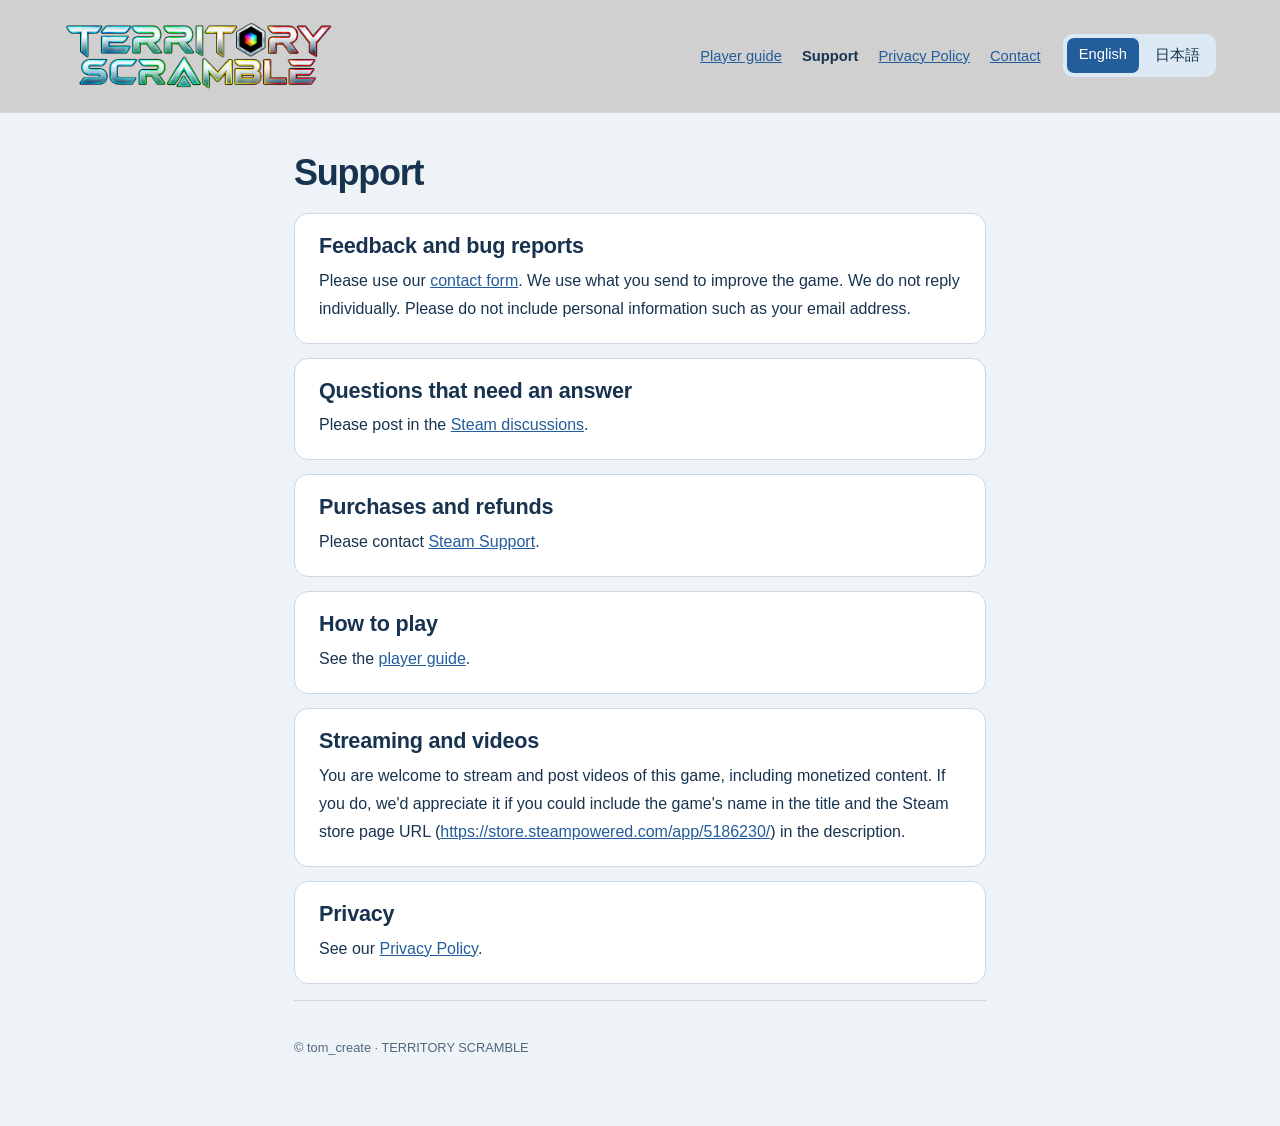
<file: support/index.html>
<!doctype html>
<html lang="en">
<head>
  <meta charset="utf-8">
  <meta name="viewport" content="width=device-width,initial-scale=1">
  <meta name="description" content="Support for TERRITORY SCRAMBLE: feedback, bug reports, questions and privacy.">
  <meta name="color-scheme" content="light">
  <title>Support · Territory Scramble</title>
  <link rel="icon" href="../assets/title-logo.png" type="image/png">
  <link rel="stylesheet" href="../styles.css">
  <style>.doc{max-width:820px;margin:0 auto;padding:40px 5% 0}.doc h1{font-size:clamp(2rem,4vw,3rem)}main.doc h1.support-title{font-size:clamp(1.6rem,3.2vw,2.25rem)}.doc h1.policy-title{font-size:clamp(1.3rem,3.4vw,2rem);letter-spacing:-.01em}.support-list ol{line-height:1.75;margin:.6em 0 0;padding-left:1.4em}main.doc h2{font-size:1.35rem;letter-spacing:-.01em;margin-top:2.2em}.doc ul{line-height:1.75;padding-left:1.4em;margin:0 0 1em}.doc code{background:#dde8f2;padding:1px 6px;border-radius:5px}.doc .effective{color:var(--muted)}.doc a{overflow-wrap:anywhere}.doc .support-list{list-style:none;padding:0}.support-list > li{background:var(--white);border:1px solid var(--line);border-radius:var(--radius);padding:20px 24px;margin-bottom:14px}main.doc .support-list h2{margin:0 0 .4em}.support-list p{margin:0}</style>
</head>
<body>
  <header class="site-header">
    <a href="../index.html" class="brand" aria-label="Player guide"><img src="../assets/title-logo.png" width="1280" height="321" alt="Territory Scramble"></a>
    <div class="edition"><nav class="site-nav" aria-label="Site"><a href="../index.html">Player guide</a><a href="index.html" aria-current="page">Support</a><a href="privacy.html">Privacy Policy</a><a href="https://forms.gle/guhh2szr1DyuRirg9">Contact</a></nav><nav class="language-switch" aria-label="Language"><a href="index.html" lang="en" hreflang="en" aria-current="page">English</a><a href="ja.html" lang="ja" hreflang="ja">日本語</a></nav></div>
  </header>
  <main class="doc">
    <h1 class="support-title">Support</h1>
    <ul class="support-list">
      <li><h2>Feedback and bug reports</h2><p>Please use our <a href="https://forms.gle/guhh2szr1DyuRirg9">contact form</a>. We use what you send to improve the game. We do not reply individually. Please do not include personal information such as your email address.</p></li>
      <li><h2>Questions that need an answer</h2><p>Please post in the <a href="https://steamcommunity.com/app/5186230/discussions/">Steam discussions</a>.</p></li>
      <li><h2>Purchases and refunds</h2><p>Please contact <a href="https://help.steampowered.com/">Steam Support</a>.</p></li>
      <li><h2>How to play</h2><p>See the <a href="../index.html">player guide</a>.</p></li>
      <li><h2>Streaming and videos</h2><p>You are welcome to stream and post videos of this game, including monetized content. If you do, we'd appreciate it if you could include the game's name in the title and the Steam store page URL (<a href="https://store.steampowered.com/app/5186230/">https://store.steampowered.com/app/5186230/</a>) in the description.</p></li>
      <li><h2>Privacy</h2><p>See our <a href="privacy.html">Privacy Policy</a>.</p></li>
    </ul>
    <footer class="page-footer"><p>© tom_create · TERRITORY SCRAMBLE</p></footer>
  </main>
</body>
</html>
</file>
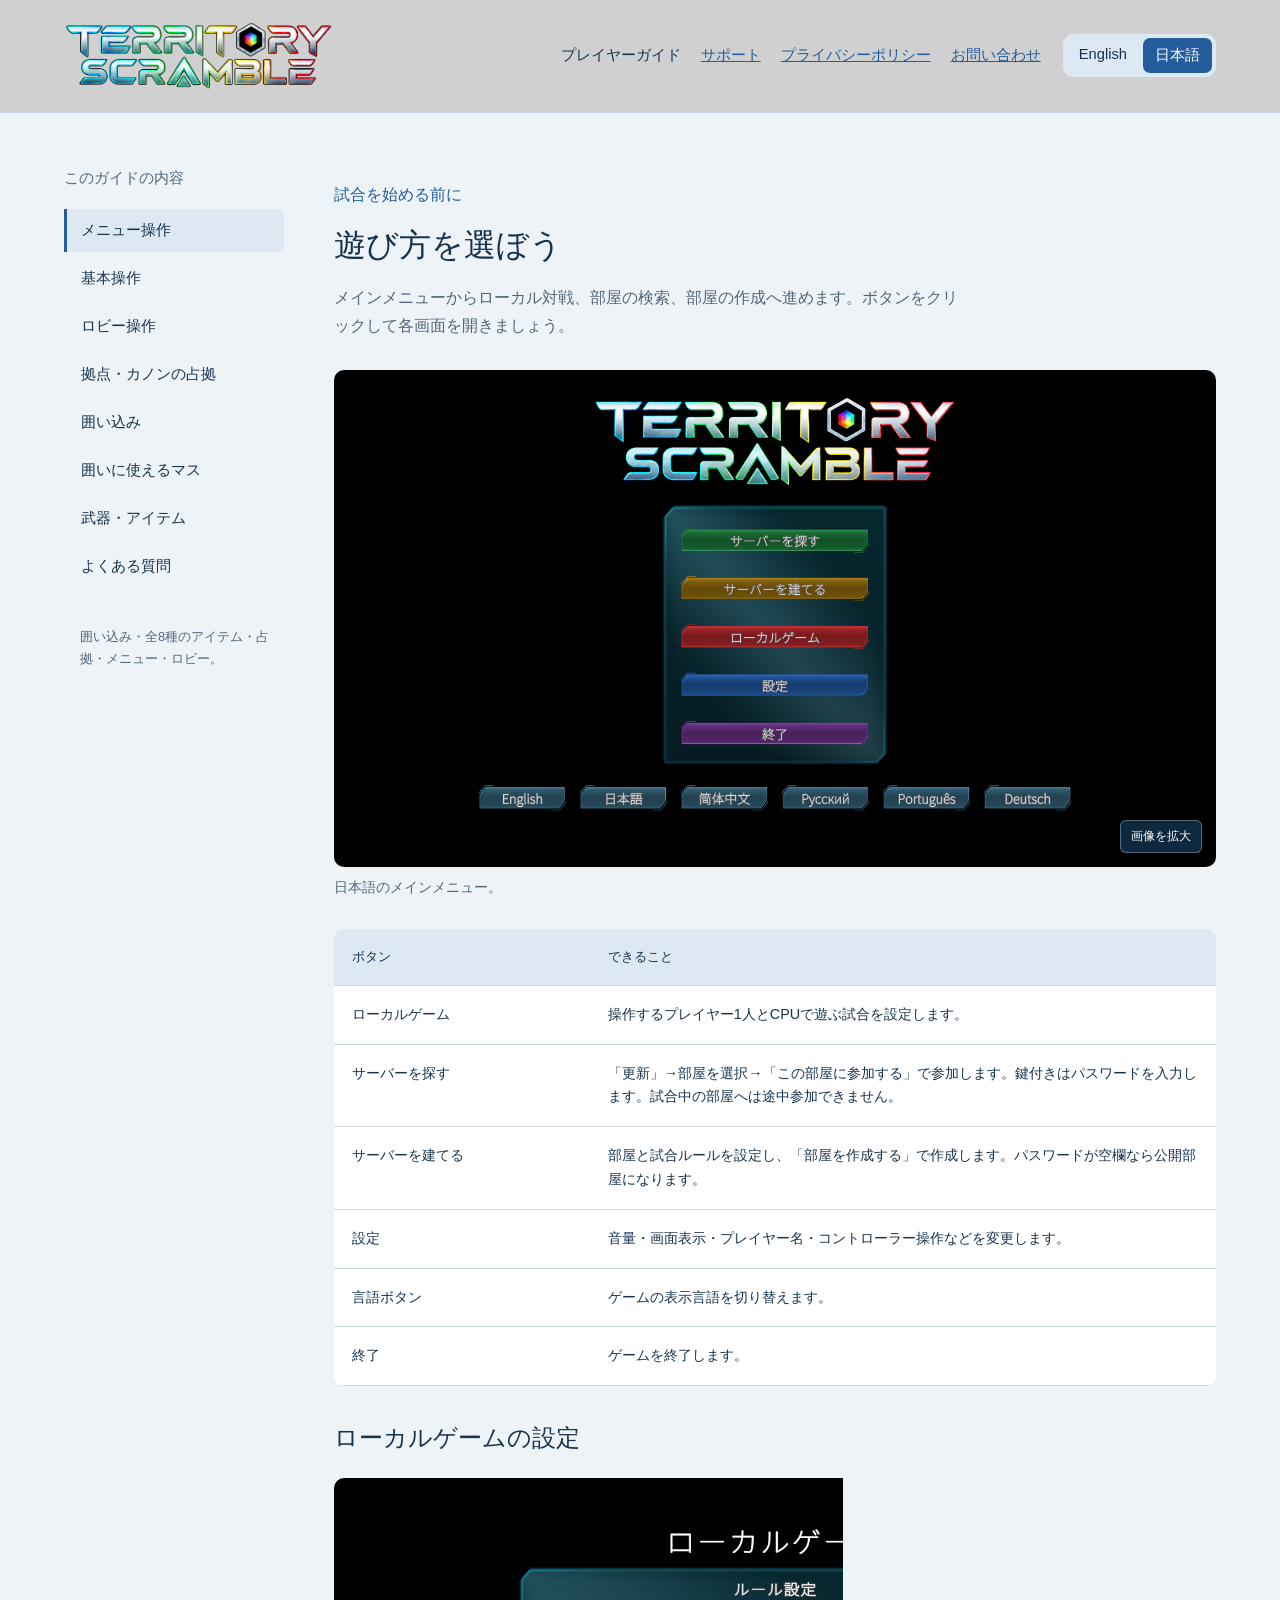
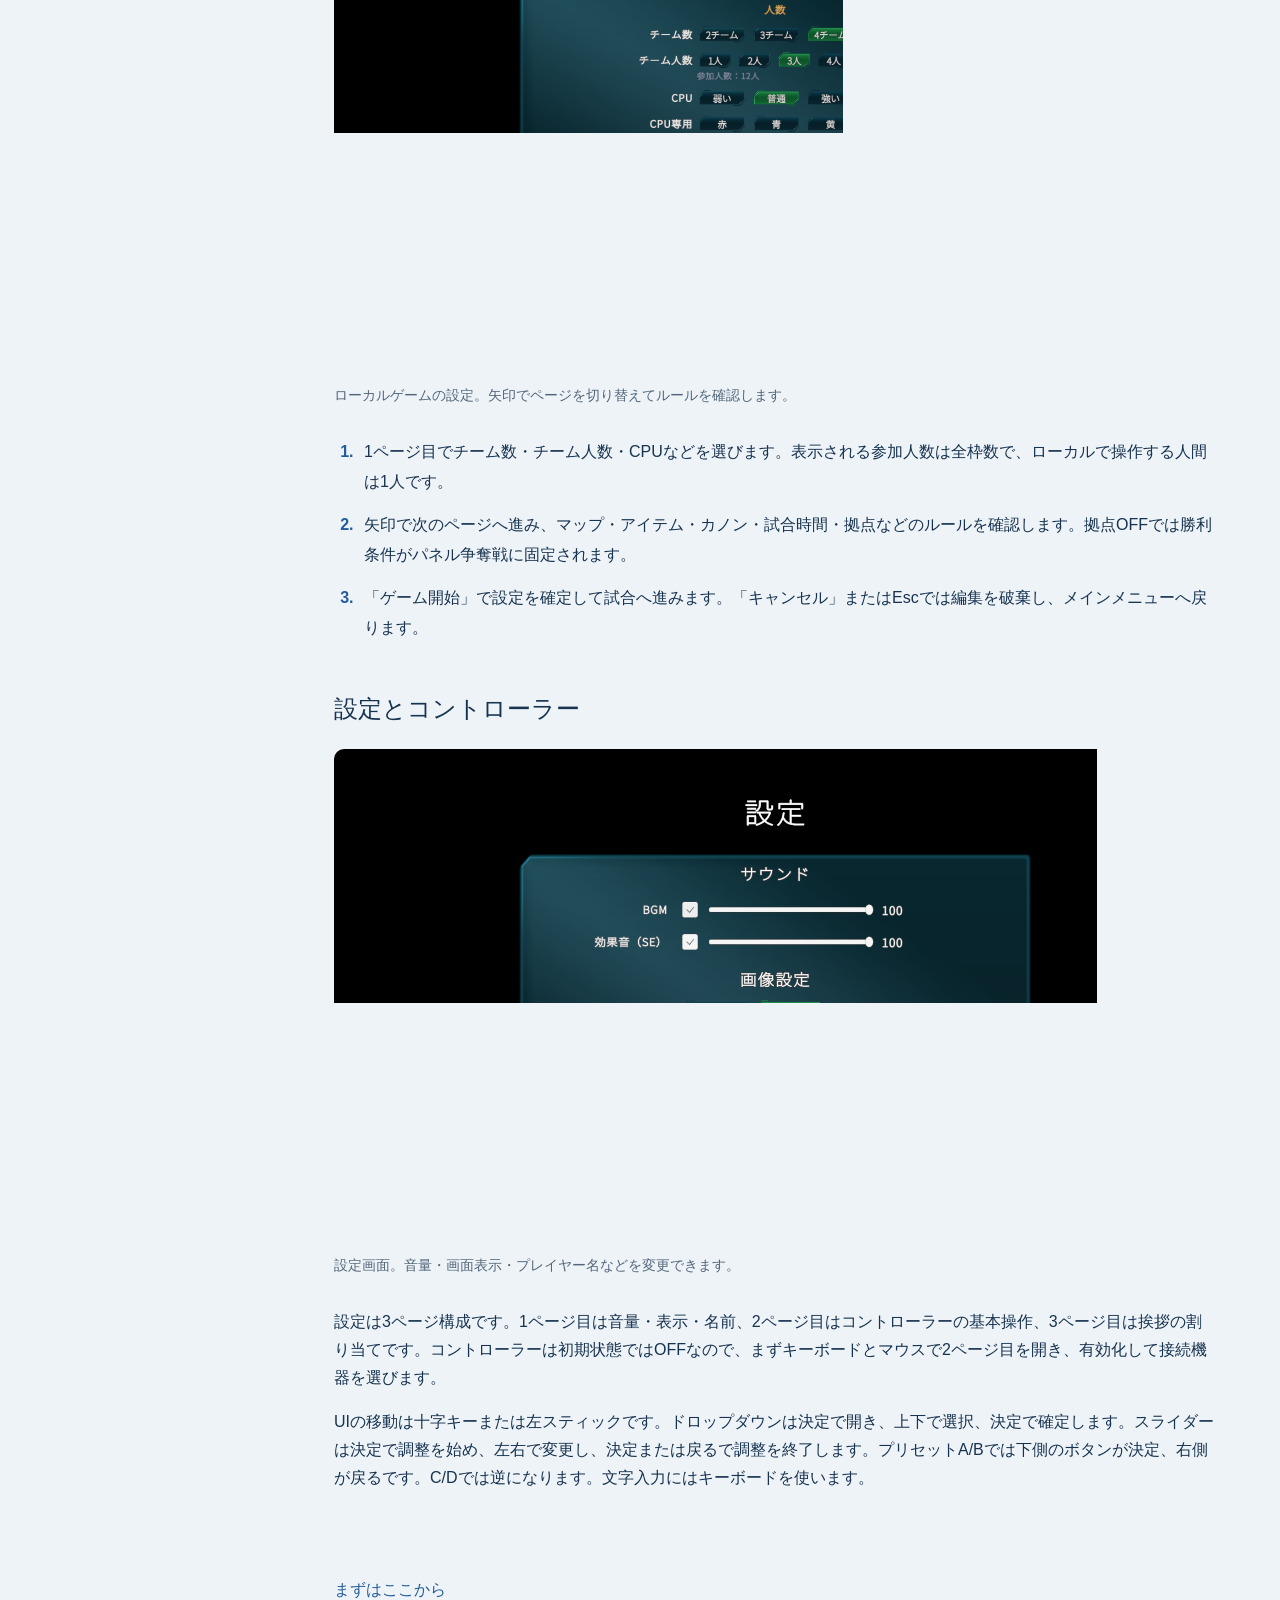
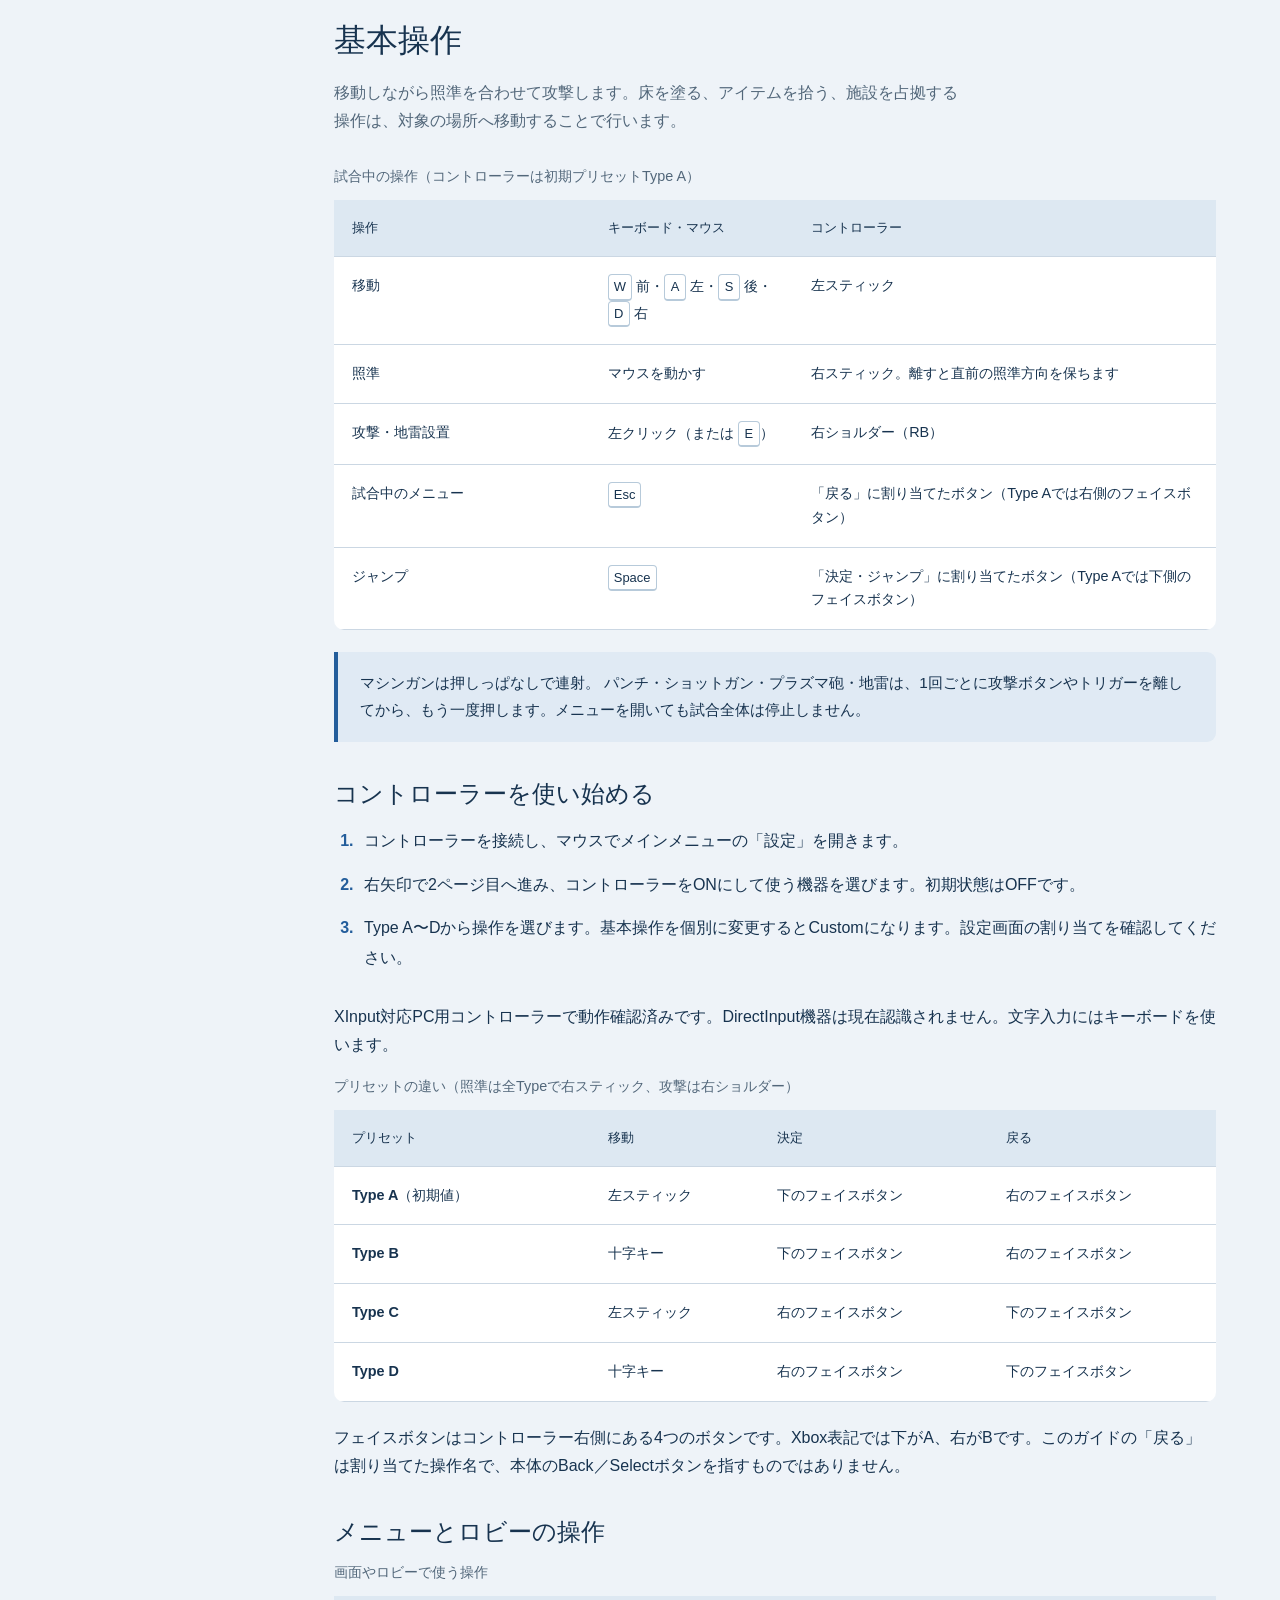
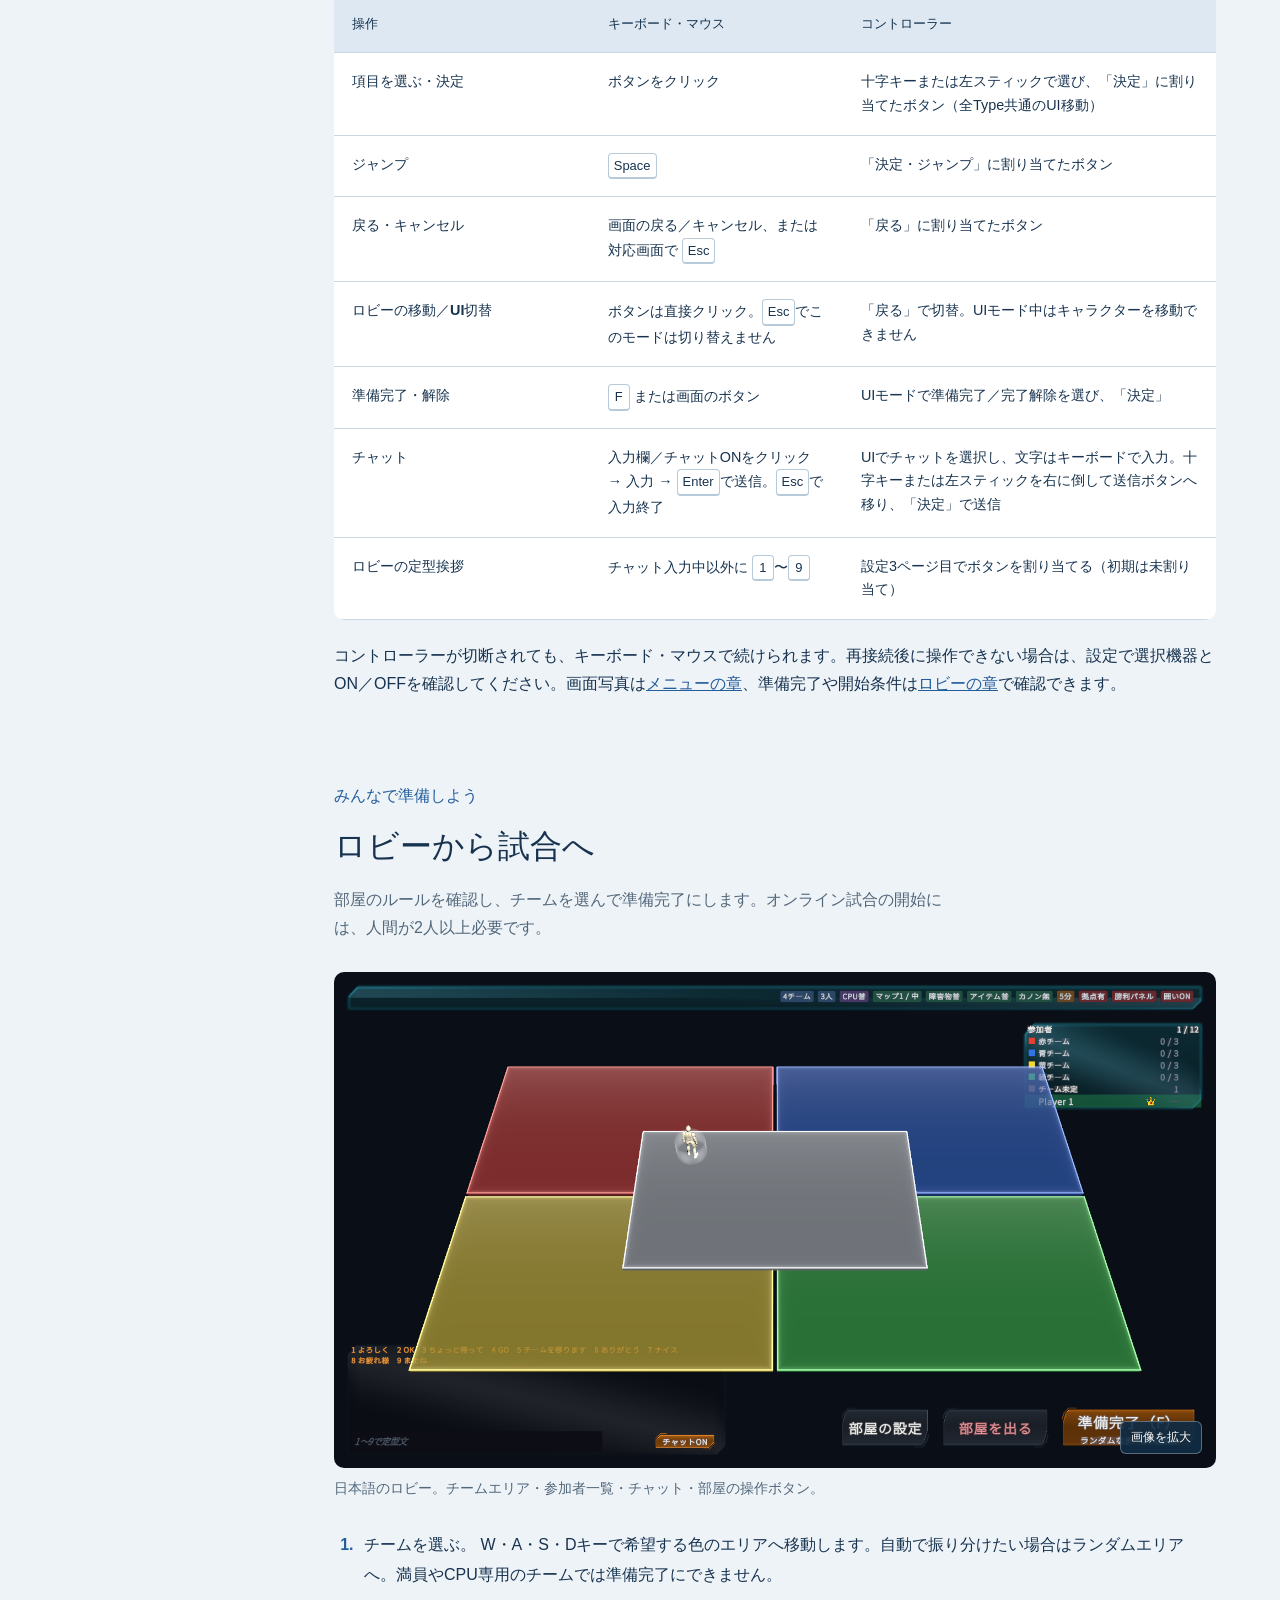
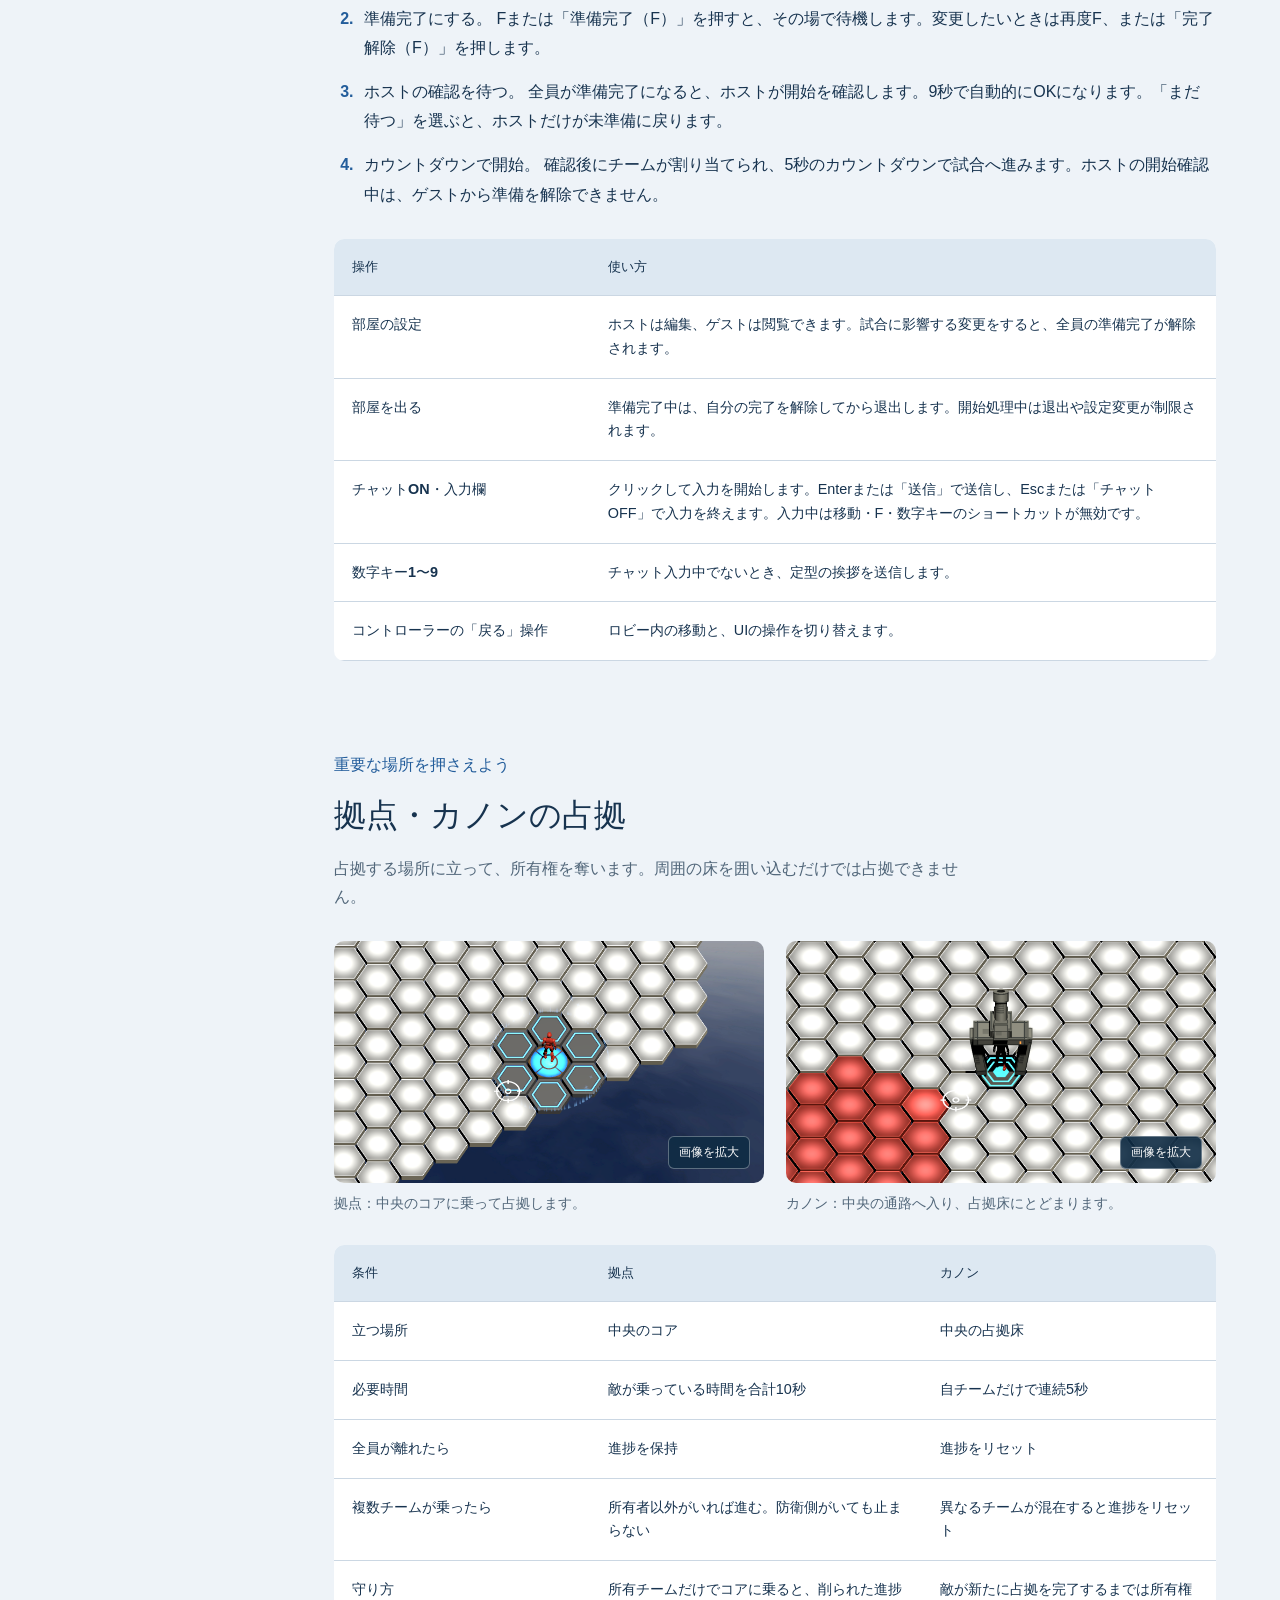
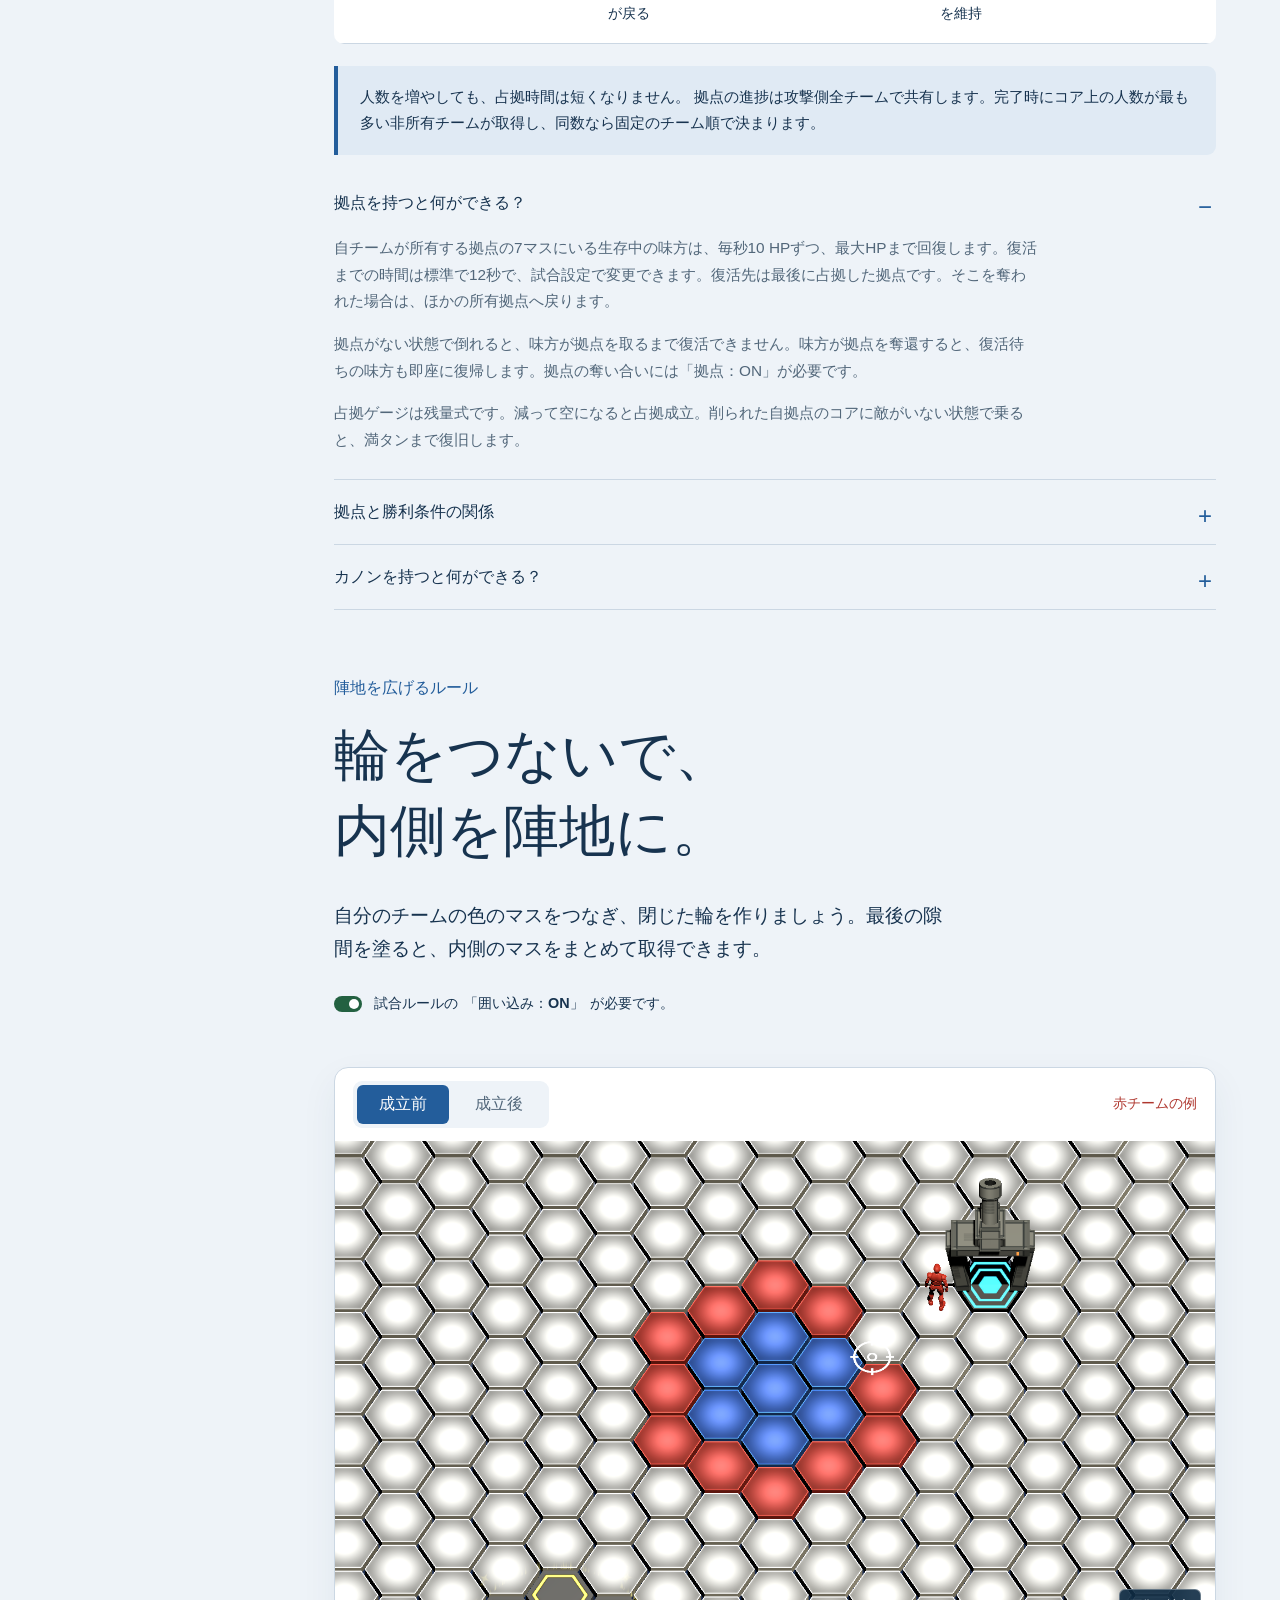
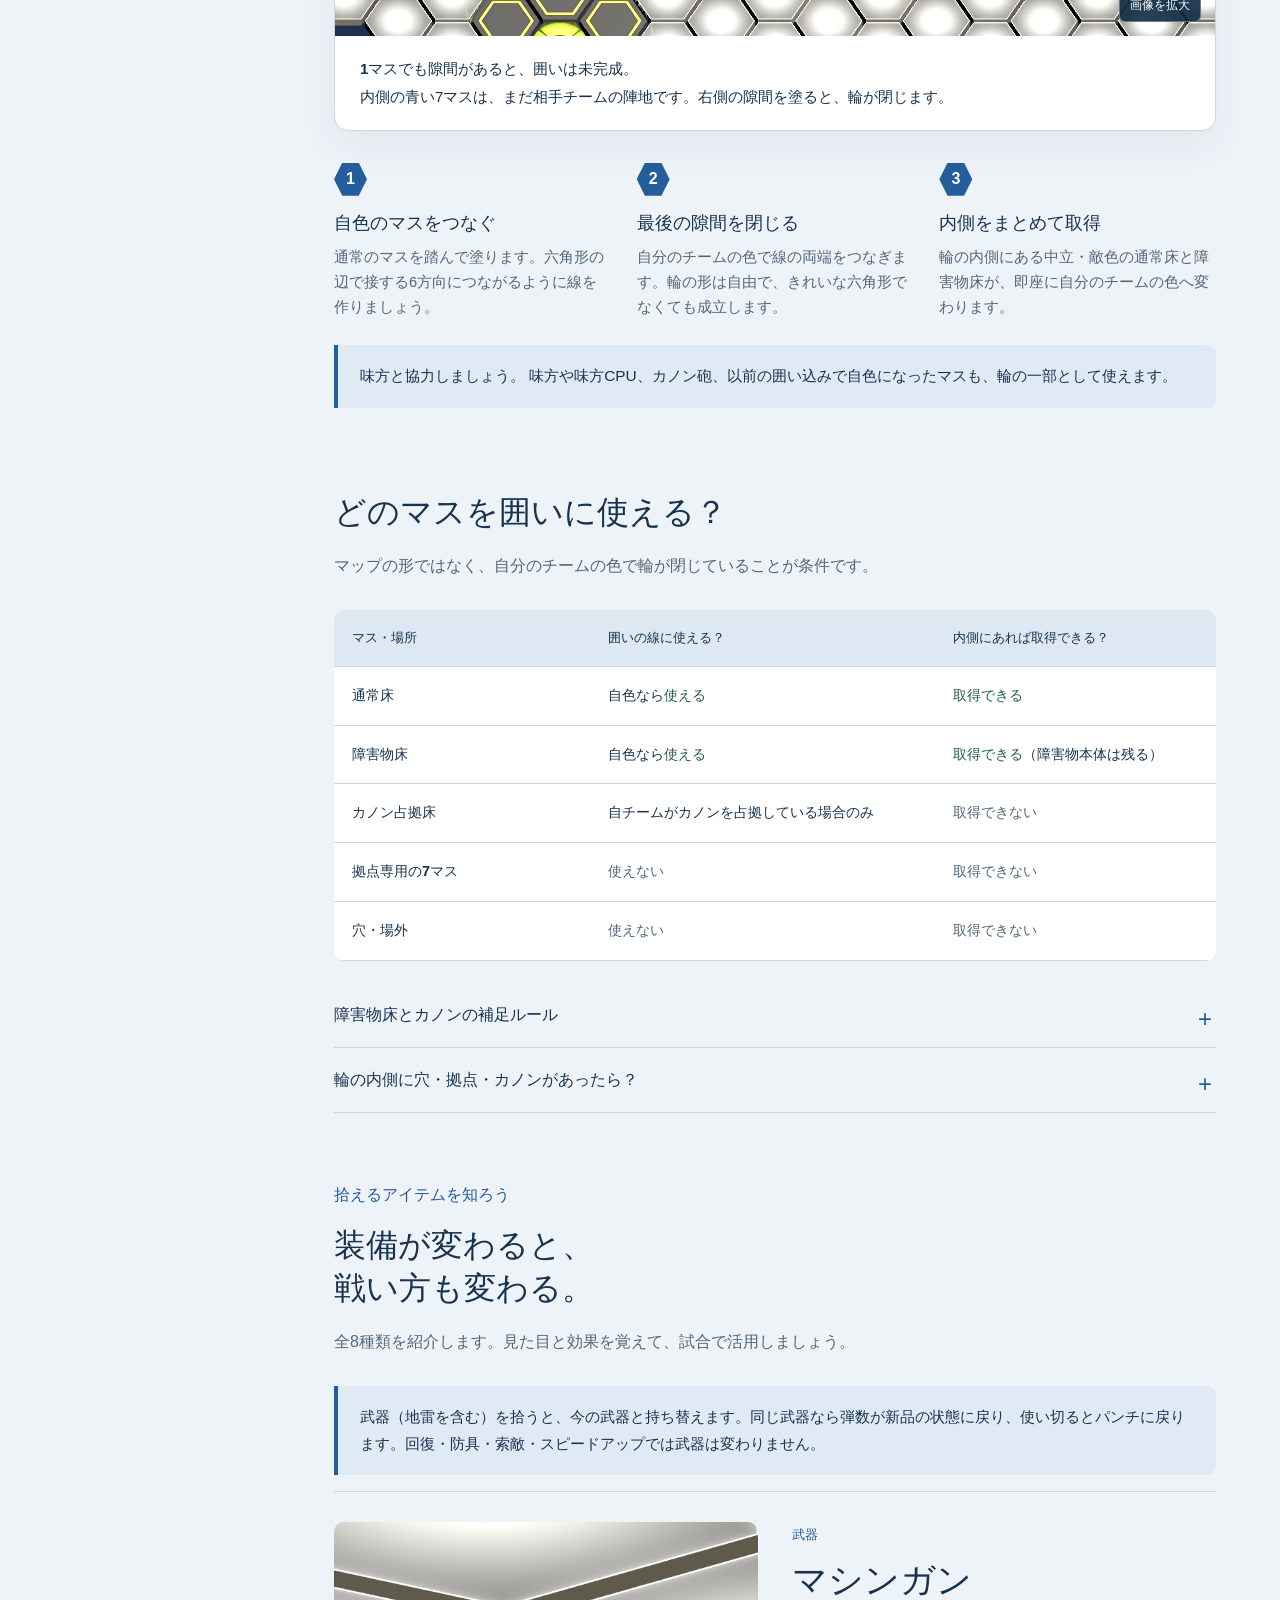
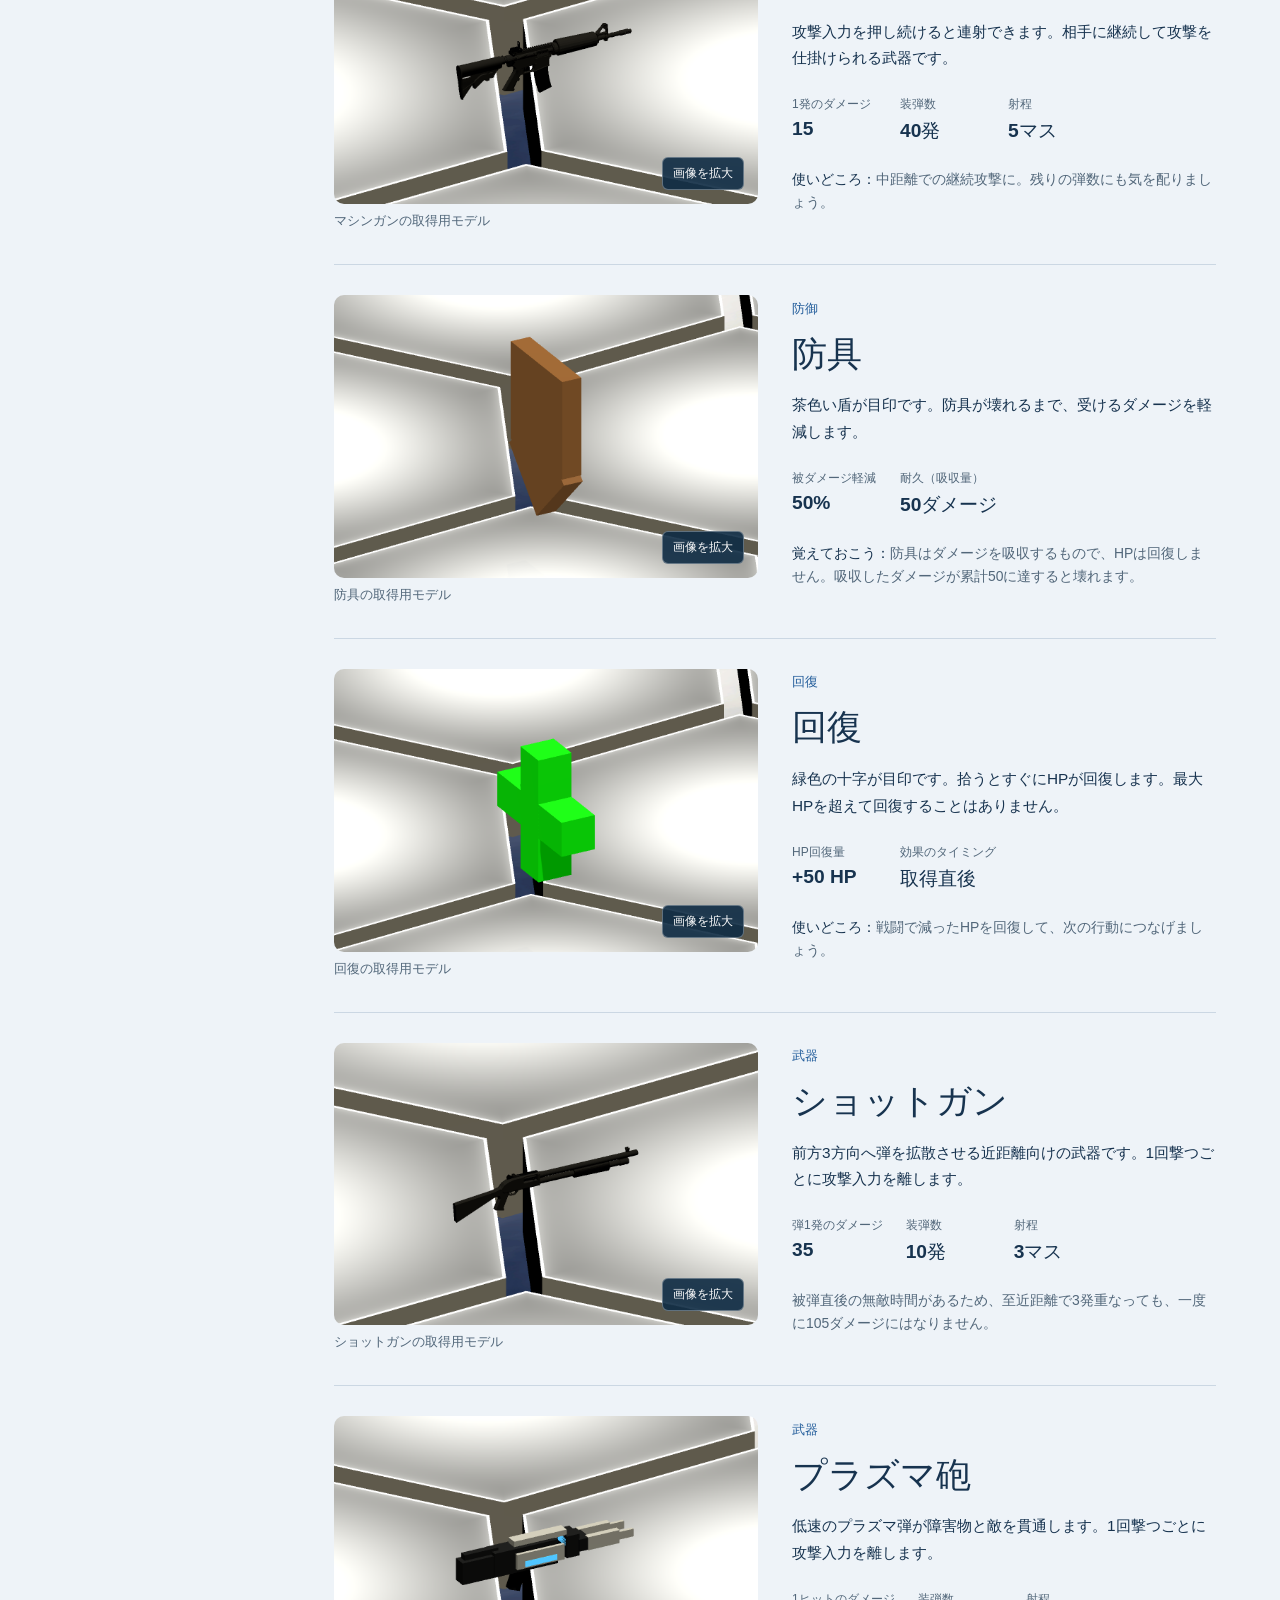
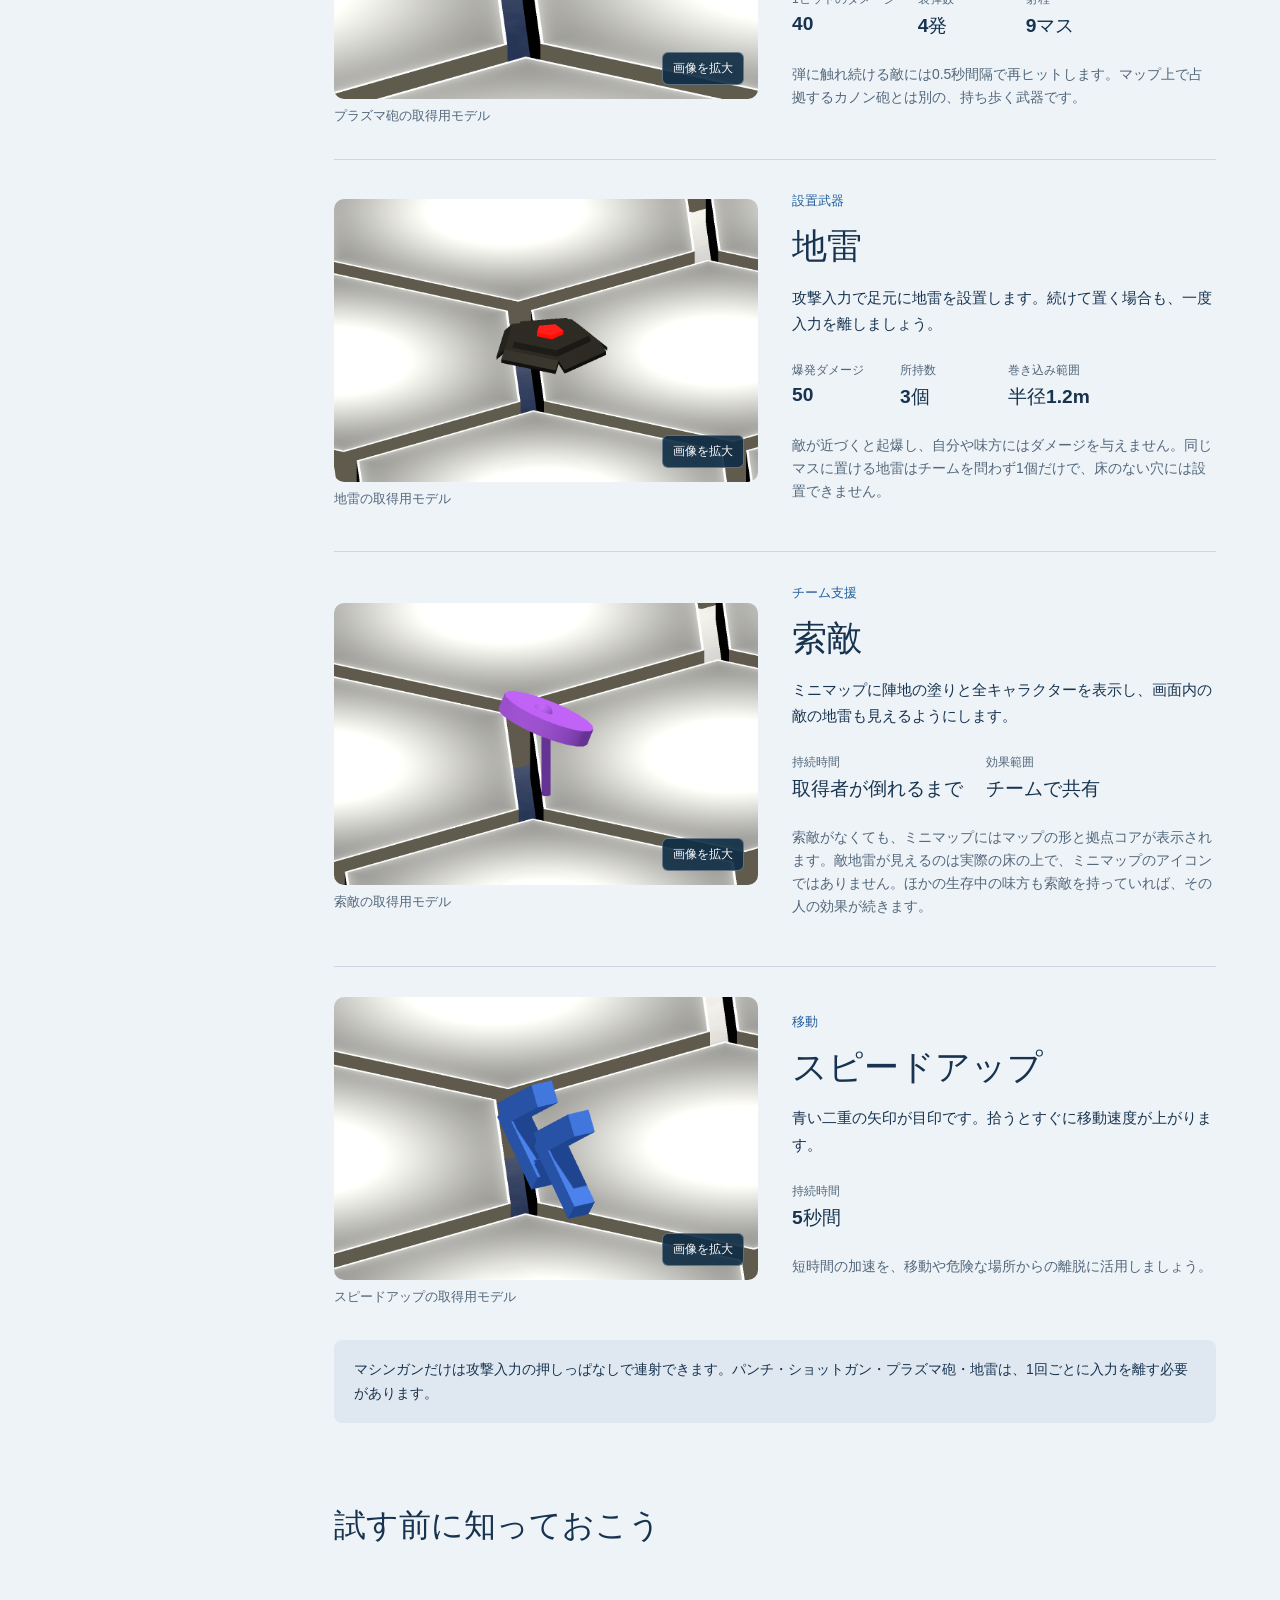
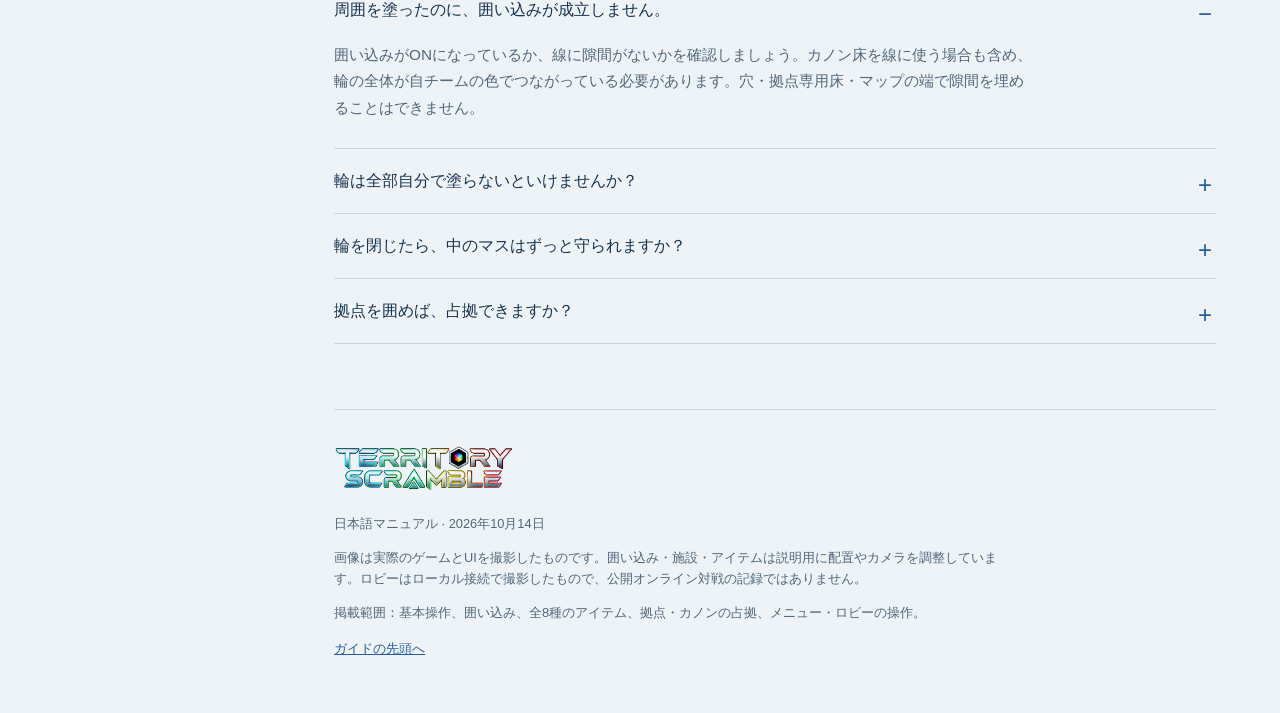
<file: ja.html>
<!doctype html>
<html lang="ja">
<head>
  <meta charset="utf-8">
  <meta name="viewport" content="width=device-width,initial-scale=1">
  <meta name="description" content="Territory Scrambleの基本操作、囲い込み、全8種のアイテム、拠点・カノン占拠、メニューとロビーを実際の画像で解説する日本語ガイドです。">
  <meta name="color-scheme" content="light">
  <title>プレイヤーガイド · Territory Scramble</title>
  <link rel="icon" href="assets/title-logo.png" type="image/png">
  <link rel="stylesheet" href="styles.css">
  <script src="manual.js" defer></script>
</head>
<body>
  <a class="skip-link" href="#main">本文へ移動</a>
  <header class="site-header">
    <a href="#" class="brand" aria-label="Territory Scramble ガイドの先頭へ"><img src="assets/title-logo.png" width="1280" height="321" alt="Territory Scramble"></a>
    <div class="edition"><nav class="site-nav" aria-label="サイト内"><a href="ja.html" aria-current="page">プレイヤーガイド</a><a href="support/ja.html">サポート</a><a href="support/privacy-ja.html">プライバシーポリシー</a><a href="https://forms.gle/guhh2szr1DyuRirg9">お問い合わせ</a></nav><nav class="language-switch" aria-label="言語切替"><a href="index.html" lang="en" hreflang="en">English</a><a href="ja.html" lang="ja" hreflang="ja" aria-current="page">日本語</a></nav></div>
  </header>
  <div class="page-layout">
    <aside class="contents">
      <p class="contents-title">このガイドの内容</p>
      <nav aria-label="目次">
        <a href="#menus">メニュー操作</a>
        <a href="#controls">基本操作</a>
        <a href="#lobby">ロビー操作</a>
        <a href="#capture">拠点・カノンの占拠</a>
        <a href="#enclosure">囲い込み</a>
        <a href="#rules">囲いに使えるマス</a>
        <a href="#items">武器・アイテム</a>
        <a href="#questions">よくある質問</a>
      </nav>
      <div class="edition-note"><p>囲い込み・全8種のアイテム・占拠・メニュー・ロビー。</p></div>
    </aside>
    <main id="main">
      <section id="menus" class="chapter" aria-labelledby="menus-title"><div class="section-heading"><p class="chapter-label">試合を始める前に</p><h2 id="menus-title">遊び方を選ぼう</h2><p>メインメニューからローカル対戦、部屋の検索、部屋の作成へ進めます。ボタンをクリックして各画面を開きましょう。</p></div>
<figure class="guide-capture"><button class="image-button" type="button" data-zoom aria-label="日本語のメインメニュー。 — 画像を拡大"><img src="assets/menu-ja.png" alt="日本語のメインメニュー。" width="1600" height="900" loading="lazy"><span class="zoom-label">画像を拡大</span></button><figcaption>日本語のメインメニュー。</figcaption></figure>
<div class="rule-table-wrap"><table class="rule-table"><caption class="sr-only">メインメニューの各ボタン</caption><thead><tr><th scope="col">ボタン</th><th scope="col">できること</th></tr></thead><tbody><tr><th scope="row">ローカルゲーム</th><td>操作するプレイヤー1人とCPUで遊ぶ試合を設定します。</td></tr><tr><th scope="row">サーバーを探す</th><td>「更新」→部屋を選択→「この部屋に参加する」で参加します。鍵付きはパスワードを入力します。試合中の部屋へは途中参加できません。</td></tr><tr><th scope="row">サーバーを建てる</th><td>部屋と試合ルールを設定し、「部屋を作成する」で作成します。パスワードが空欄なら公開部屋になります。</td></tr><tr><th scope="row">設定</th><td>音量・画面表示・プレイヤー名・コントローラー操作などを変更します。</td></tr><tr><th scope="row">言語ボタン</th><td>ゲームの表示言語を切り替えます。</td></tr><tr><th scope="row">終了</th><td>ゲームを終了します。</td></tr></tbody></table></div>
<h3 class="guide-subheading">ローカルゲームの設定</h3><figure class="guide-capture"><button class="image-button" type="button" data-zoom aria-label="ローカルゲームの設定。矢印でページを切り替えてルールを確認します。 — 画像を拡大"><img src="assets/local-settings-ja.png" alt="ローカルゲームの設定。矢印でページを切り替えてルールを確認します。" width="1600" height="900" loading="lazy"><span class="zoom-label">画像を拡大</span></button><figcaption>ローカルゲームの設定。矢印でページを切り替えてルールを確認します。</figcaption></figure>
<ol class="instruction-list"><li>1ページ目でチーム数・チーム人数・CPUなどを選びます。表示される参加人数は全枠数で、ローカルで操作する人間は1人です。</li><li>矢印で次のページへ進み、マップ・アイテム・カノン・試合時間・拠点などのルールを確認します。拠点OFFでは勝利条件がパネル争奪戦に固定されます。</li><li>「ゲーム開始」で設定を確定して試合へ進みます。「キャンセル」またはEscでは編集を破棄し、メインメニューへ戻ります。</li></ol>
<h3 class="guide-subheading">設定とコントローラー</h3><figure class="guide-capture"><button class="image-button" type="button" data-zoom aria-label="設定画面。音量・画面表示・プレイヤー名などを変更できます。 — 画像を拡大"><img src="assets/settings-ja.png" alt="設定画面。音量・画面表示・プレイヤー名などを変更できます。" width="1600" height="900" loading="lazy"><span class="zoom-label">画像を拡大</span></button><figcaption>設定画面。音量・画面表示・プレイヤー名などを変更できます。</figcaption></figure>
<p>設定は3ページ構成です。1ページ目は音量・表示・名前、2ページ目はコントローラーの基本操作、3ページ目は挨拶の割り当てです。コントローラーは初期状態ではOFFなので、まずキーボードとマウスで2ページ目を開き、有効化して接続機器を選びます。</p><p>UIの移動は十字キーまたは左スティックです。ドロップダウンは決定で開き、上下で選択、決定で確定します。スライダーは決定で調整を始め、左右で変更し、決定または戻るで調整を終了します。プリセットA/Bでは下側のボタンが決定、右側が戻るです。C/Dでは逆になります。文字入力にはキーボードを使います。</p></section>

<section id="controls" class="chapter" aria-labelledby="controls-title">
        <div class="section-heading"><p class="chapter-label">まずはここから</p><h2 id="controls-title">基本操作</h2><p>移動しながら照準を合わせて攻撃します。床を塗る、アイテムを拾う、施設を占拠する操作は、対象の場所へ移動することで行います。</p></div>
        <div class="rule-table-wrap"><table class="rule-table">
          <caption>試合中の操作（コントローラーは初期プリセットType A）</caption>
          <thead><tr><th scope="col">操作</th><th scope="col">キーボード・マウス</th><th scope="col">コントローラー</th></tr></thead>
          <tbody>
            <tr><th scope="row">移動</th><td><kbd>W</kbd> 前・<kbd>A</kbd> 左・<kbd>S</kbd> 後・<kbd>D</kbd> 右</td><td>左スティック</td></tr>
            <tr><th scope="row">照準</th><td>マウスを動かす</td><td>右スティック。離すと直前の照準方向を保ちます</td></tr>
            <tr><th scope="row">攻撃・地雷設置</th><td>左クリック（または <kbd>E</kbd>）</td><td>右ショルダー（RB）</td></tr>
            <tr><th scope="row">試合中のメニュー</th><td><kbd>Esc</kbd></td><td>「戻る」に割り当てたボタン（Type Aでは右側のフェイスボタン）</td></tr>
            <tr><th scope="row">ジャンプ</th><td><kbd>Space</kbd></td><td>「決定・ジャンプ」に割り当てたボタン（Type Aでは下側のフェイスボタン）</td></tr>
          </tbody>
        </table></div>
        <p class="tip"><strong>マシンガンは押しっぱなしで連射。</strong> パンチ・ショットガン・プラズマ砲・地雷は、1回ごとに攻撃ボタンやトリガーを離してから、もう一度押します。メニューを開いても試合全体は停止しません。</p>
        <h3 class="guide-subheading">コントローラーを使い始める</h3>
        <ol class="instruction-list"><li>コントローラーを接続し、マウスでメインメニューの「設定」を開きます。</li><li>右矢印で2ページ目へ進み、コントローラーをONにして使う機器を選びます。初期状態はOFFです。</li><li>Type A〜Dから操作を選びます。基本操作を個別に変更するとCustomになります。設定画面の割り当てを確認してください。</li></ol>
        <p>XInput対応PC用コントローラーで動作確認済みです。DirectInput機器は現在認識されません。文字入力にはキーボードを使います。</p>
        <div class="rule-table-wrap"><table class="rule-table">
          <caption>プリセットの違い（照準は全Typeで右スティック、攻撃は右ショルダー）</caption>
          <thead><tr><th scope="col">プリセット</th><th scope="col">移動</th><th scope="col">決定</th><th scope="col">戻る</th></tr></thead>
          <tbody><tr><th scope="row">Type A（初期値）</th><td>左スティック</td><td>下のフェイスボタン</td><td>右のフェイスボタン</td></tr><tr><th scope="row">Type B</th><td>十字キー</td><td>下のフェイスボタン</td><td>右のフェイスボタン</td></tr><tr><th scope="row">Type C</th><td>左スティック</td><td>右のフェイスボタン</td><td>下のフェイスボタン</td></tr><tr><th scope="row">Type D</th><td>十字キー</td><td>右のフェイスボタン</td><td>下のフェイスボタン</td></tr></tbody>
        </table></div>
        <p>フェイスボタンはコントローラー右側にある4つのボタンです。Xbox表記では下がA、右がBです。このガイドの「戻る」は割り当てた操作名で、本体のBack／Selectボタンを指すものではありません。</p>
        <h3 class="guide-subheading">メニューとロビーの操作</h3>
        <div class="rule-table-wrap"><table class="rule-table">
          <caption>画面やロビーで使う操作</caption><thead><tr><th scope="col">操作</th><th scope="col">キーボード・マウス</th><th scope="col">コントローラー</th></tr></thead>
          <tbody><tr><th scope="row">項目を選ぶ・決定</th><td>ボタンをクリック</td><td>十字キーまたは左スティックで選び、「決定」に割り当てたボタン（全Type共通のUI移動）</td></tr><tr><th scope="row">ジャンプ</th><td><kbd>Space</kbd></td><td>「決定・ジャンプ」に割り当てたボタン</td></tr><tr><th scope="row">戻る・キャンセル</th><td>画面の戻る／キャンセル、または対応画面で <kbd>Esc</kbd></td><td>「戻る」に割り当てたボタン</td></tr><tr><th scope="row">ロビーの移動／UI切替</th><td>ボタンは直接クリック。<kbd>Esc</kbd>でこのモードは切り替えません</td><td>「戻る」で切替。UIモード中はキャラクターを移動できません</td></tr><tr><th scope="row">準備完了・解除</th><td><kbd>F</kbd> または画面のボタン</td><td>UIモードで準備完了／完了解除を選び、「決定」</td></tr><tr><th scope="row">チャット</th><td>入力欄／チャットONをクリック → 入力 → <kbd>Enter</kbd>で送信。<kbd>Esc</kbd>で入力終了</td><td>UIでチャットを選択し、文字はキーボードで入力。十字キーまたは左スティックを右に倒して送信ボタンへ移り、「決定」で送信</td></tr><tr><th scope="row">ロビーの定型挨拶</th><td>チャット入力中以外に <kbd>1</kbd>〜<kbd>9</kbd></td><td>設定3ページ目でボタンを割り当てる（初期は未割り当て）</td></tr></tbody>
        </table></div>
        <p>コントローラーが切断されても、キーボード・マウスで続けられます。再接続後に操作できない場合は、設定で選択機器とON／OFFを確認してください。画面写真は<a href="#menus">メニューの章</a>、準備完了や開始条件は<a href="#lobby">ロビーの章</a>で確認できます。</p>
      </section>

<section id="lobby" class="chapter" aria-labelledby="lobby-title"><div class="section-heading"><p class="chapter-label">みんなで準備しよう</p><h2 id="lobby-title">ロビーから試合へ</h2><p>部屋のルールを確認し、チームを選んで準備完了にします。オンライン試合の開始には、人間が2人以上必要です。</p></div>
<figure class="guide-capture"><button class="image-button" type="button" data-zoom aria-label="日本語のロビー。チームエリア・参加者一覧・チャット・部屋の操作ボタン。 — 画像を拡大"><img src="assets/lobby-ja.png" alt="日本語のロビー。チームエリア・参加者一覧・チャット・部屋の操作ボタン。" width="1600" height="900" loading="lazy"><span class="zoom-label">画像を拡大</span></button><figcaption>日本語のロビー。チームエリア・参加者一覧・チャット・部屋の操作ボタン。</figcaption></figure>
<ol class="instruction-list"><li><strong>チームを選ぶ。</strong> W・A・S・Dキーで希望する色のエリアへ移動します。自動で振り分けたい場合はランダムエリアへ。満員やCPU専用のチームでは準備完了にできません。</li><li><strong>準備完了にする。</strong> Fまたは「準備完了（F）」を押すと、その場で待機します。変更したいときは再度F、または「完了解除（F）」を押します。</li><li><strong>ホストの確認を待つ。</strong> 全員が準備完了になると、ホストが開始を確認します。9秒で自動的にOKになります。「まだ待つ」を選ぶと、ホストだけが未準備に戻ります。</li><li><strong>カウントダウンで開始。</strong> 確認後にチームが割り当てられ、5秒のカウントダウンで試合へ進みます。ホストの開始確認中は、ゲストから準備を解除できません。</li></ol>
<div class="rule-table-wrap"><table class="rule-table"><caption class="sr-only">ロビーで使える操作</caption><thead><tr><th scope="col">操作</th><th scope="col">使い方</th></tr></thead><tbody><tr><th scope="row">部屋の設定</th><td>ホストは編集、ゲストは閲覧できます。試合に影響する変更をすると、全員の準備完了が解除されます。</td></tr><tr><th scope="row">部屋を出る</th><td>準備完了中は、自分の完了を解除してから退出します。開始処理中は退出や設定変更が制限されます。</td></tr><tr><th scope="row">チャットON・入力欄</th><td>クリックして入力を開始します。Enterまたは「送信」で送信し、Escまたは「チャットOFF」で入力を終えます。入力中は移動・F・数字キーのショートカットが無効です。</td></tr><tr><th scope="row">数字キー1〜9</th><td>チャット入力中でないとき、定型の挨拶を送信します。</td></tr><tr><th scope="row">コントローラーの「戻る」操作</th><td>ロビー内の移動と、UIの操作を切り替えます。</td></tr></tbody></table></div></section>

<section id="capture" class="chapter" aria-labelledby="capture-title"><div class="section-heading"><p class="chapter-label">重要な場所を押さえよう</p><h2 id="capture-title">拠点・カノンの占拠</h2><p>占拠する場所に立って、所有権を奪います。周囲の床を囲い込むだけでは占拠できません。</p></div>
<div class="capture-pair"><figure class="guide-capture"><button class="image-button" type="button" data-zoom aria-label="拠点：中央のコアに乗って占拠します。 — 画像を拡大"><img src="assets/base-capture.png" alt="拠点：中央のコアに乗って占拠します。" width="1600" height="900" loading="lazy"><span class="zoom-label">画像を拡大</span></button><figcaption>拠点：中央のコアに乗って占拠します。</figcaption></figure><figure class="guide-capture"><button class="image-button" type="button" data-zoom aria-label="カノン：中央の通路へ入り、占拠床にとどまります。 — 画像を拡大"><img src="assets/cannon-capture.png" alt="カノン：中央の通路へ入り、占拠床にとどまります。" width="1600" height="900" loading="lazy"><span class="zoom-label">画像を拡大</span></button><figcaption>カノン：中央の通路へ入り、占拠床にとどまります。</figcaption></figure></div>
<div class="rule-table-wrap"><table class="rule-table"><caption class="sr-only">拠点とカノンの占拠ルールの比較</caption><thead><tr><th scope="col">条件</th><th scope="col">拠点</th><th scope="col">カノン</th></tr></thead><tbody><tr><th scope="row">立つ場所</th><td>中央のコア</td><td>中央の占拠床</td></tr><tr><th scope="row">必要時間</th><td>敵が乗っている時間を合計10秒</td><td>自チームだけで連続5秒</td></tr><tr><th scope="row">全員が離れたら</th><td>進捗を保持</td><td>進捗をリセット</td></tr><tr><th scope="row">複数チームが乗ったら</th><td>所有者以外がいれば進む。防衛側がいても止まらない</td><td>異なるチームが混在すると進捗をリセット</td></tr><tr><th scope="row">守り方</th><td>所有チームだけでコアに乗ると、削られた進捗が戻る</td><td>敵が新たに占拠を完了するまでは所有権を維持</td></tr></tbody></table></div>
<p class="tip"><strong>人数を増やしても、占拠時間は短くなりません。</strong> 拠点の進捗は攻撃側全チームで共有します。完了時にコア上の人数が最も多い非所有チームが取得し、同数なら固定のチーム順で決まります。</p>
<details open><summary>拠点を持つと何ができる？</summary><div class="details-body"><p>自チームが所有する拠点の7マスにいる生存中の味方は、毎秒10 HPずつ、最大HPまで回復します。復活までの時間は標準で12秒で、試合設定で変更できます。復活先は最後に占拠した拠点です。そこを奪われた場合は、ほかの所有拠点へ戻ります。</p><p>拠点がない状態で倒れると、味方が拠点を取るまで復活できません。味方が拠点を奪還すると、復活待ちの味方も即座に復帰します。拠点の奪い合いには「拠点：ON」が必要です。</p><p>占拠ゲージは残量式です。減って空になると占拠成立。削られた自拠点のコアに敵がいない状態で乗ると、満タンまで復旧します。</p></div></details>
<details><summary>拠点と勝利条件の関係</summary><div class="details-body"><p>勝利条件が「拠点」のときは、全拠点を1チームが占拠すると即勝利です。時間切れでは拠点数を比べ、同数なら所有マス数、それも同数なら引き分けになります。</p><p>拠点システムONでは、拠点をすべて失い、全員が倒れたチームは全滅扱いです。残り1チームになることでも決着します。</p></div></details><details><summary>カノンを持つと何ができる？</summary><div class="details-body"><p>占拠したカノンはチームのために自動で砲撃し、障害物床を含む対象の床を塗ります。占拠後はその場から離れても構いません。敵も同じように5秒間の占拠を完了すれば、奪い返せます。</p><p>所有するカノン床は囲い込みの線に使えますが、その床自体は所有マス数には含みません。持ち歩く武器の「プラズマ砲」とは別物です。</p></div></details></section>

<section id="enclosure" aria-labelledby="enclosure-title">
        <div class="chapter-intro">
          <p class="chapter-label">陣地を広げるルール</p>
          <h1 id="enclosure-title">輪をつないで、<br>内側を陣地に。</h1>
          <p class="lead">自分のチームの色のマスをつなぎ、閉じた輪を作りましょう。最後の隙間を塗ると、内側のマスをまとめて取得できます。</p>
          <p class="rule-switch"><span class="switch-icon" aria-hidden="true"></span> 試合ルールの <strong>「囲い込み：ON」</strong> が必要です。</p>
        </div>

        <figure class="comparison">
          <div class="comparison-toolbar">
            <div class="state-buttons" role="group" aria-label="囲い込みの比較画像">
              <button type="button" data-state="before" aria-pressed="true">成立前</button>
              <button type="button" data-state="after" aria-pressed="false">成立後</button>
            </div>
            <span class="example-label">赤チームの例</span>
          </div>
          <button type="button" class="image-button comparison-image" data-zoom aria-label="囲い込みの画像を拡大">
            <img id="enclosure-image" src="assets/enclosure-before.png" width="1600" height="900" alt="青い7マスを囲む赤い輪の右側に、まだ塗られていない隙間が1マスあります。赤いプレイヤーは隙間の外側にいます。" fetchpriority="high">
            <span class="zoom-label">画像を拡大</span>
          </button>
          <figcaption><strong id="comparison-title">1マスでも隙間があると、囲いは未完成。</strong> <span id="comparison-description">内側の青い7マスは、まだ相手チームの陣地です。右側の隙間を塗ると、輪が閉じます。</span></figcaption>
          <noscript><p class="no-script">下の成立後の画像と比べてみましょう。</p><img src="assets/enclosure-after.png" width="1600" height="900" alt="隙間を赤く塗ると、内側の青い7マスがすべて赤に変わります。"></noscript>
        </figure>

        <ol class="steps">
          <li><span class="step-number">1</span><h2>自色のマスをつなぐ</h2><p>通常のマスを踏んで塗ります。六角形の辺で接する6方向につながるように線を作りましょう。</p></li>
          <li><span class="step-number">2</span><h2>最後の隙間を閉じる</h2><p>自分のチームの色で線の両端をつなぎます。輪の形は自由で、きれいな六角形でなくても成立します。</p></li>
          <li><span class="step-number">3</span><h2>内側をまとめて取得</h2><p>輪の内側にある中立・敵色の通常床と障害物床が、即座に自分のチームの色へ変わります。</p></li>
        </ol>
        <p class="tip"><strong>味方と協力しましょう。</strong> 味方や味方CPU、カノン砲、以前の囲い込みで自色になったマスも、輪の一部として使えます。</p>
      </section>

<section id="rules" class="chapter" aria-labelledby="rules-title">
        <div class="section-heading"><h2 id="rules-title">どのマスを囲いに使える？</h2><p>マップの形ではなく、自分のチームの色で輪が閉じていることが条件です。</p></div>
        <div class="rule-table-wrap"><table class="rule-table">
          <caption class="sr-only">マスの種類ごとの、囲いの線に使える条件と囲い込みで取得できる範囲</caption>
          <thead><tr><th scope="col">マス・場所</th><th scope="col">囲いの線に使える？</th><th scope="col">内側にあれば取得できる？</th></tr></thead>
          <tbody>
            <tr><th scope="row">通常床</th><td>自色なら<span class="yes">使える</span></td><td><span class="yes">取得できる</span></td></tr>
            <tr><th scope="row">障害物床</th><td>自色なら<span class="yes">使える</span></td><td><span class="yes">取得できる</span>（障害物本体は残る）</td></tr>
            <tr><th scope="row">カノン占拠床</th><td>自チームがカノンを占拠している場合のみ</td><td><span class="no">取得できない</span></td></tr>
            <tr><th scope="row">拠点専用の7マス</th><td><span class="no">使えない</span></td><td><span class="no">取得できない</span></td></tr>
            <tr><th scope="row">穴・場外</th><td><span class="no">使えない</span></td><td><span class="no">取得できない</span></td></tr>
          </tbody>
        </table></div>
        <details><summary>障害物床とカノンの補足ルール</summary><div class="details-body"><p>障害物床は踏んでも塗れません。カノン砲撃や囲い込みで取得すると、自色の線として次の囲い込みに利用できます。</p><p>カノンの占拠・奪取で輪が完成した場合も、即座に囲い込みが成立します。中立や敵チームのカノン床は、自チームの線には使えません。カノンを囲んでもカノン自体は占拠できず、カノン床は所有マス数にも含まれません。</p></div></details>
        <details><summary>輪の内側に穴・拠点・カノンがあったら？</summary><div class="details-body"><p>周囲の取得可能なマスは、そのまま取得できます。穴や専用床は対象から除かれ、拠点・カノンの所有権は変わりません。</p><p>穴やマップの端を、線の足りない部分の代わりにはできません。自色のマスで輪を閉じる必要があります。</p></div></details>
      </section>

<section id="items" class="chapter" aria-labelledby="items-title">
        <div class="section-heading"><p class="chapter-label">拾えるアイテムを知ろう</p><h2 id="items-title">装備が変わると、<br>戦い方も変わる。</h2><p>全8種類を紹介します。見た目と効果を覚えて、試合で活用しましょう。</p></div><p class="tip">武器（地雷を含む）を拾うと、今の武器と持ち替えます。同じ武器なら弾数が新品の状態に戻り、使い切るとパンチに戻ります。回復・防具・索敵・スピードアップでは武器は変わりません。</p>
        <article class="item" id="machine-gun">
          <figure><button class="image-button" type="button" data-zoom aria-label="マシンガンの画像を拡大"><img src="assets/item-machinegun.png" alt="ゲームの六角形の床の上に浮かぶ、実際のマシンガンの取得用モデル。" width="1200" height="800" loading="lazy"><span class="zoom-label">画像を拡大</span></button><figcaption>マシンガンの取得用モデル</figcaption></figure>
          <div class="item-copy"><p class="item-category">武器</p><h3>マシンガン</h3><p>攻撃入力を押し続けると連射できます。相手に継続して攻撃を仕掛けられる武器です。</p><dl class="stats"><div><dt>1発のダメージ</dt><dd>15</dd></div><div><dt>装弾数</dt><dd>40発</dd></div><div><dt>射程</dt><dd>5マス</dd></div></dl><p class="field-note"><strong>使いどころ：</strong>中距離での継続攻撃に。残りの弾数にも気を配りましょう。</p></div>
        </article>
        <article class="item" id="armor">
          <figure><button class="image-button" type="button" data-zoom aria-label="防具の画像を拡大"><img src="assets/item-armor.png" alt="ゲームの床の上に浮かぶ、茶色い盾型の防具アイテム。" width="1200" height="800" loading="lazy"><span class="zoom-label">画像を拡大</span></button><figcaption>防具の取得用モデル</figcaption></figure>
          <div class="item-copy"><p class="item-category">防御</p><h3>防具</h3><p>茶色い盾が目印です。防具が壊れるまで、受けるダメージを軽減します。</p><dl class="stats"><div><dt>被ダメージ軽減</dt><dd>50%</dd></div><div><dt>耐久（吸収量）</dt><dd>50ダメージ</dd></div></dl><p class="field-note"><strong>覚えておこう：</strong>防具はダメージを吸収するもので、HPは回復しません。吸収したダメージが累計50に達すると壊れます。</p></div>
        </article>
        <article class="item" id="heal">
          <figure><button class="image-button" type="button" data-zoom aria-label="回復の画像を拡大"><img src="assets/item-heal.png" alt="ゲームの床の上に浮かぶ、緑色の十字型の回復アイテム。" width="1200" height="800" loading="lazy"><span class="zoom-label">画像を拡大</span></button><figcaption>回復の取得用モデル</figcaption></figure>
          <div class="item-copy"><p class="item-category">回復</p><h3>回復</h3><p>緑色の十字が目印です。拾うとすぐにHPが回復します。最大HPを超えて回復することはありません。</p><dl class="stats"><div><dt>HP回復量</dt><dd>+50 HP</dd></div><div><dt>効果のタイミング</dt><dd>取得直後</dd></div></dl><p class="field-note"><strong>使いどころ：</strong>戦闘で減ったHPを回復して、次の行動につなげましょう。</p></div>
        </article>
        <article class="item" id="shotgun"><figure><button class="image-button" type="button" data-zoom aria-label="ショットガンの取得用モデル — 画像を拡大"><img src="assets/item-shotgun.png" alt="ショットガンの取得用モデル" width="1200" height="800" loading="lazy"><span class="zoom-label">画像を拡大</span></button><figcaption>ショットガンの取得用モデル</figcaption></figure><div class="item-copy"><p class="item-category">武器</p><h3>ショットガン</h3><p>前方3方向へ弾を拡散させる近距離向けの武器です。1回撃つごとに攻撃入力を離します。</p><dl class="stats"><div><dt>弾1発のダメージ</dt><dd>35</dd></div><div><dt>装弾数</dt><dd>10発</dd></div><div><dt>射程</dt><dd>3マス</dd></div></dl><p class="field-note">被弾直後の無敵時間があるため、至近距離で3発重なっても、一度に105ダメージにはなりません。</p></div></article>
<article class="item" id="plasma-cannon"><figure><button class="image-button" type="button" data-zoom aria-label="プラズマ砲の取得用モデル — 画像を拡大"><img src="assets/item-electrocannon.png" alt="プラズマ砲の取得用モデル" width="1200" height="800" loading="lazy"><span class="zoom-label">画像を拡大</span></button><figcaption>プラズマ砲の取得用モデル</figcaption></figure><div class="item-copy"><p class="item-category">武器</p><h3>プラズマ砲</h3><p>低速のプラズマ弾が障害物と敵を貫通します。1回撃つごとに攻撃入力を離します。</p><dl class="stats"><div><dt>1ヒットのダメージ</dt><dd>40</dd></div><div><dt>装弾数</dt><dd>4発</dd></div><div><dt>射程</dt><dd>9マス</dd></div></dl><p class="field-note">弾に触れ続ける敵には0.5秒間隔で再ヒットします。マップ上で占拠するカノン砲とは別の、持ち歩く武器です。</p></div></article>
<article class="item" id="mine"><figure><button class="image-button" type="button" data-zoom aria-label="地雷の取得用モデル — 画像を拡大"><img src="assets/item-mine.png" alt="地雷の取得用モデル" width="1200" height="800" loading="lazy"><span class="zoom-label">画像を拡大</span></button><figcaption>地雷の取得用モデル</figcaption></figure><div class="item-copy"><p class="item-category">設置武器</p><h3>地雷</h3><p>攻撃入力で足元に地雷を設置します。続けて置く場合も、一度入力を離しましょう。</p><dl class="stats"><div><dt>爆発ダメージ</dt><dd>50</dd></div><div><dt>所持数</dt><dd>3個</dd></div><div><dt>巻き込み範囲</dt><dd>半径1.2m</dd></div></dl><p class="field-note">敵が近づくと起爆し、自分や味方にはダメージを与えません。同じマスに置ける地雷はチームを問わず1個だけで、床のない穴には設置できません。</p></div></article>
<article class="item" id="radar"><figure><button class="image-button" type="button" data-zoom aria-label="索敵の取得用モデル — 画像を拡大"><img src="assets/item-radar.png" alt="索敵の取得用モデル" width="1200" height="800" loading="lazy"><span class="zoom-label">画像を拡大</span></button><figcaption>索敵の取得用モデル</figcaption></figure><div class="item-copy"><p class="item-category">チーム支援</p><h3>索敵</h3><p>ミニマップに陣地の塗りと全キャラクターを表示し、画面内の敵の地雷も見えるようにします。</p><dl class="stats"><div><dt>持続時間</dt><dd>取得者が倒れるまで</dd></div><div><dt>効果範囲</dt><dd>チームで共有</dd></div></dl><p class="field-note">索敵がなくても、ミニマップにはマップの形と拠点コアが表示されます。敵地雷が見えるのは実際の床の上で、ミニマップのアイコンではありません。ほかの生存中の味方も索敵を持っていれば、その人の効果が続きます。</p></div></article>
<article class="item" id="speed-up"><figure><button class="image-button" type="button" data-zoom aria-label="スピードアップの取得用モデル — 画像を拡大"><img src="assets/item-speedup.png" alt="スピードアップの取得用モデル" width="1200" height="800" loading="lazy"><span class="zoom-label">画像を拡大</span></button><figcaption>スピードアップの取得用モデル</figcaption></figure><div class="item-copy"><p class="item-category">移動</p><h3>スピードアップ</h3><p>青い二重の矢印が目印です。拾うとすぐに移動速度が上がります。</p><dl class="stats"><div><dt>持続時間</dt><dd>5秒間</dd></div></dl><p class="field-note">短時間の加速を、移動や危険な場所からの離脱に活用しましょう。</p></div></article><p class="scope-note">マシンガンだけは攻撃入力の押しっぱなしで連射できます。パンチ・ショットガン・プラズマ砲・地雷は、1回ごとに入力を離す必要があります。</p>
      </section>

<section id="questions" class="chapter questions" aria-labelledby="questions-title">
        <div class="section-heading"><h2 id="questions-title">試す前に知っておこう</h2></div>
        <details open><summary>周囲を塗ったのに、囲い込みが成立しません。</summary><div class="details-body"><p>囲い込みがONになっているか、線に隙間がないかを確認しましょう。カノン床を線に使う場合も含め、輪の全体が自チームの色でつながっている必要があります。穴・拠点専用床・マップの端で隙間を埋めることはできません。</p></div></details>
        <details><summary>輪は全部自分で塗らないといけませんか？</summary><div class="details-body"><p>いいえ。チームの色が同じなら使えます。味方・味方CPU・カノン砲撃・以前の囲い込みで塗られたマスも輪の一部になります。</p></div></details>
        <details><summary>輪を閉じたら、中のマスはずっと守られますか？</summary><div class="details-body"><p>いいえ。囲い込みは、新しく輪が閉じた瞬間の一括取得です。相手はそのマスを奪い返せます。完成済みの輪が、内側を繰り返し自動で塗り直すことはありません。</p></div></details>
        <details><summary>拠点を囲めば、占拠できますか？</summary><div class="details-body"><p>いいえ。拠点やカノンの占拠には、それぞれの占拠ルールがあります。囲い込みで取得するのは、対象となる床のマスだけです。</p></div></details>
      </section>
      <footer class="page-footer"><img src="assets/title-logo.png" width="1280" height="321" alt="Territory Scramble"><p>日本語マニュアル · 2026年10月14日</p><p>画像は実際のゲームとUIを撮影したものです。囲い込み・施設・アイテムは説明用に配置やカメラを調整しています。ロビーはローカル接続で撮影したもので、公開オンライン対戦の記録ではありません。</p><p>掲載範囲：基本操作、囲い込み、全8種のアイテム、拠点・カノンの占拠、メニュー・ロビーの操作。</p><a href="#menus">ガイドの先頭へ</a></footer>
    </main>
  </div>
  <dialog id="image-viewer" aria-label="ゲーム画像の拡大表示"><button type="button" class="close-viewer" autofocus>閉じる <span aria-hidden="true">×</span></button><img src="assets/enclosure-before.png" alt=""><p class="viewer-caption"></p></dialog>
</body>
</html>
</file>
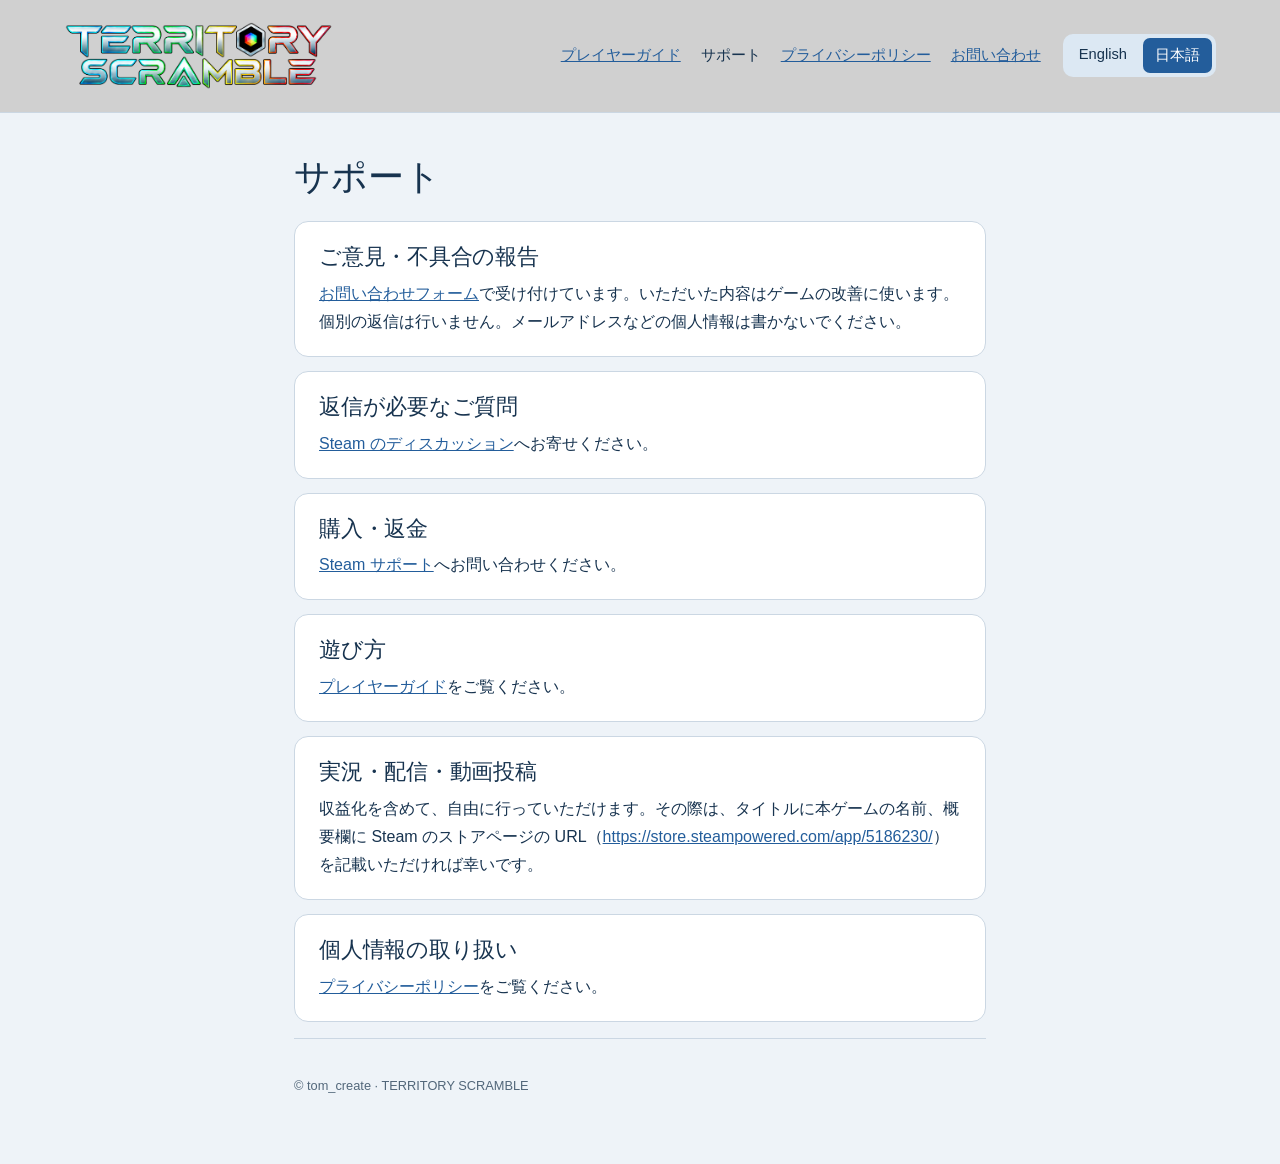
<file: support/ja.html>
<!doctype html>
<html lang="ja">
<head>
  <meta charset="utf-8">
  <meta name="viewport" content="width=device-width,initial-scale=1">
  <meta name="description" content="TERRITORY SCRAMBLE のサポート窓口：ご意見・不具合の報告、ご質問、個人情報の取り扱い。">
  <meta name="color-scheme" content="light">
  <title>サポート · Territory Scramble</title>
  <link rel="icon" href="../assets/title-logo.png" type="image/png">
  <link rel="stylesheet" href="../styles.css">
  <style>.doc{max-width:820px;margin:0 auto;padding:40px 5% 0}.doc h1{font-size:clamp(2rem,4vw,3rem)}main.doc h1.support-title{font-size:clamp(1.6rem,3.2vw,2.25rem)}.doc h1.policy-title{font-size:clamp(1.3rem,3.4vw,2rem);letter-spacing:-.01em}.support-list ol{line-height:1.75;margin:.6em 0 0;padding-left:1.4em}main.doc h2{font-size:1.35rem;letter-spacing:-.01em;margin-top:2.2em}.doc ul{line-height:1.75;padding-left:1.4em;margin:0 0 1em}.doc code{background:#dde8f2;padding:1px 6px;border-radius:5px}.doc .effective{color:var(--muted)}.doc a{overflow-wrap:anywhere}.doc .support-list{list-style:none;padding:0}.support-list > li{background:var(--white);border:1px solid var(--line);border-radius:var(--radius);padding:20px 24px;margin-bottom:14px}main.doc .support-list h2{margin:0 0 .4em}.support-list p{margin:0}</style>
</head>
<body>
  <header class="site-header">
    <a href="../ja.html" class="brand" aria-label="プレイヤーガイドへ"><img src="../assets/title-logo.png" width="1280" height="321" alt="Territory Scramble"></a>
    <div class="edition"><nav class="site-nav" aria-label="サイト内"><a href="../ja.html">プレイヤーガイド</a><a href="ja.html" aria-current="page">サポート</a><a href="privacy-ja.html">プライバシーポリシー</a><a href="https://forms.gle/guhh2szr1DyuRirg9">お問い合わせ</a></nav><nav class="language-switch" aria-label="言語切替"><a href="index.html" lang="en" hreflang="en">English</a><a href="ja.html" lang="ja" hreflang="ja" aria-current="page">日本語</a></nav></div>
  </header>
  <main class="doc">
    <h1 class="support-title">サポート</h1>
    <ul class="support-list">
      <li><h2>ご意見・不具合の報告</h2><p><a href="https://forms.gle/guhh2szr1DyuRirg9">お問い合わせフォーム</a>で受け付けています。いただいた内容はゲームの改善に使います。個別の返信は行いません。メールアドレスなどの個人情報は書かないでください。</p></li>
      <li><h2>返信が必要なご質問</h2><p><a href="https://steamcommunity.com/app/5186230/discussions/">Steam のディスカッション</a>へお寄せください。</p></li>
      <li><h2>購入・返金</h2><p><a href="https://help.steampowered.com/">Steam サポート</a>へお問い合わせください。</p></li>
      <li><h2>遊び方</h2><p><a href="../ja.html">プレイヤーガイド</a>をご覧ください。</p></li>
      <li><h2>実況・配信・動画投稿</h2><p>収益化を含めて、自由に行っていただけます。その際は、タイトルに本ゲームの名前、概要欄に Steam のストアページの URL（<a href="https://store.steampowered.com/app/5186230/">https://store.steampowered.com/app/5186230/</a>）を記載いただければ幸いです。</p></li>
      <li><h2>個人情報の取り扱い</h2><p><a href="privacy-ja.html">プライバシーポリシー</a>をご覧ください。</p></li>
    </ul>
    <footer class="page-footer"><p>© tom_create · TERRITORY SCRAMBLE</p></footer>
  </main>
</body>
</html>
</file>
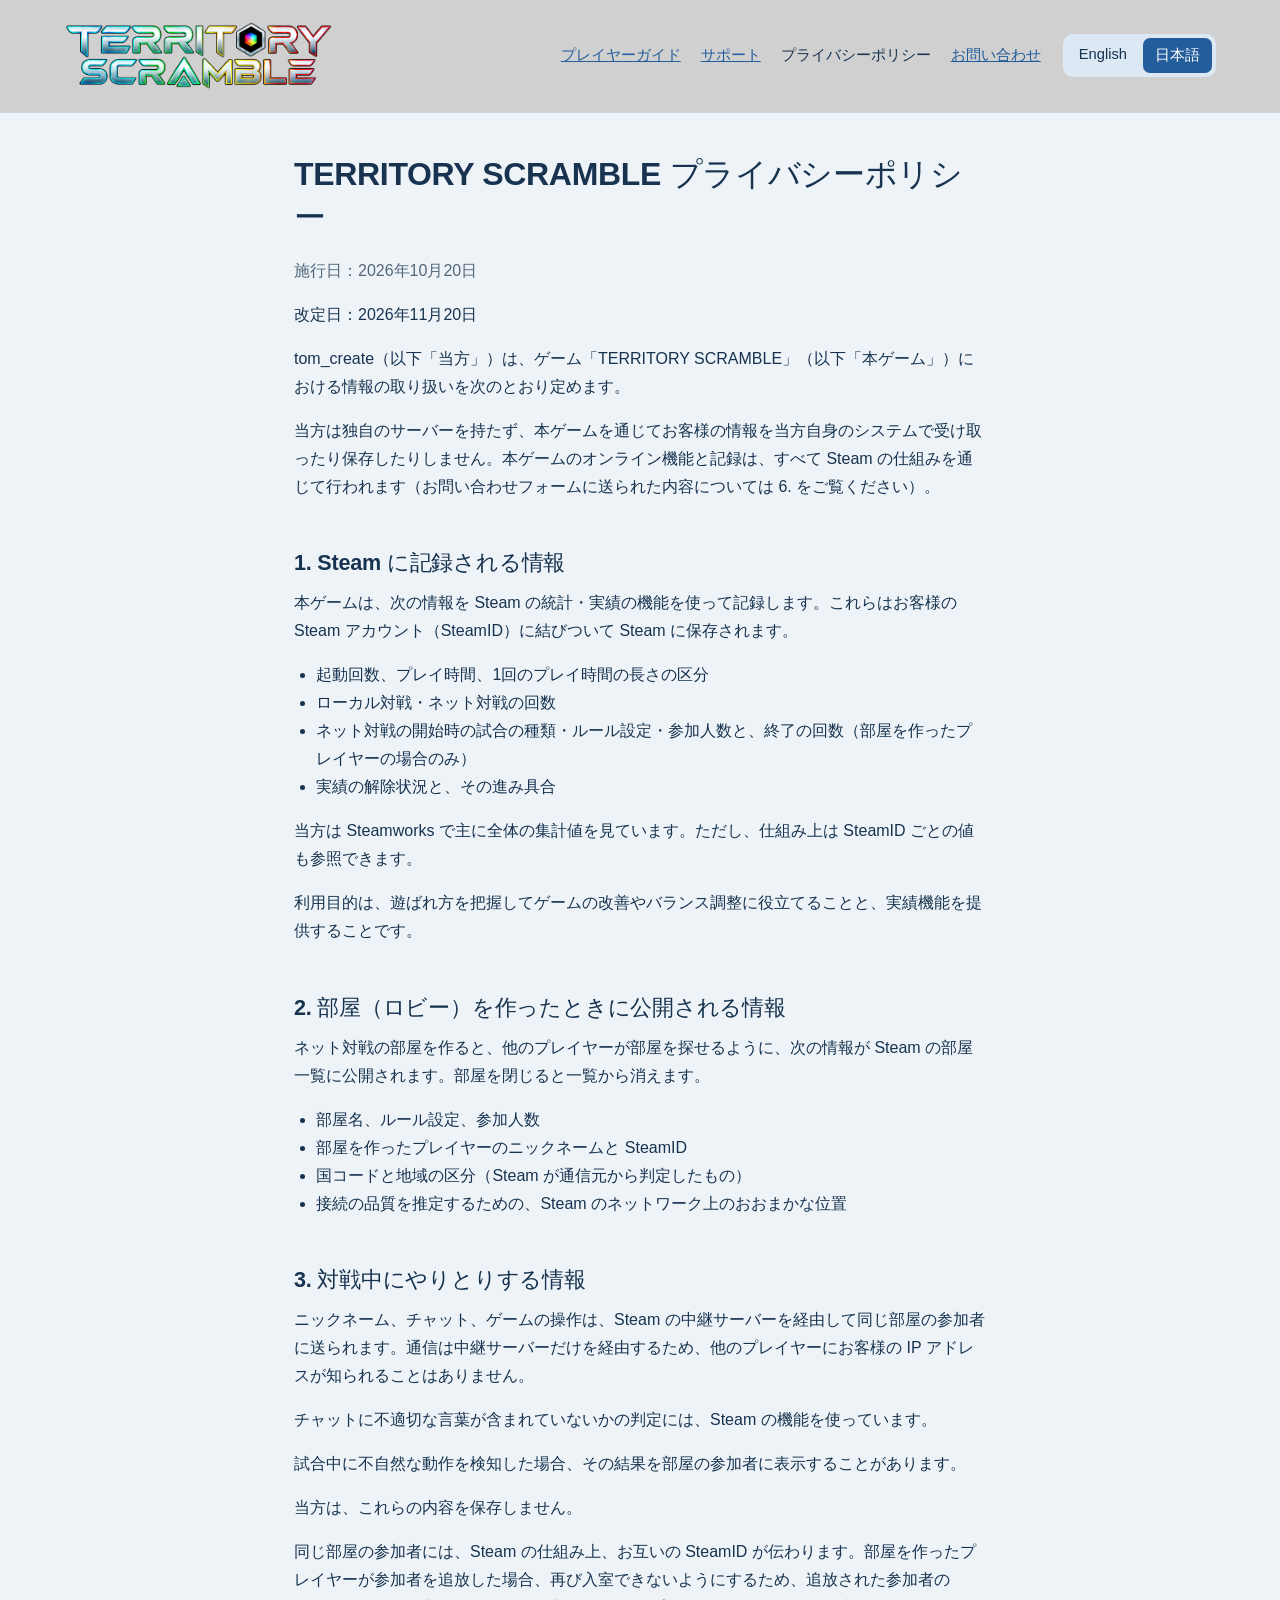
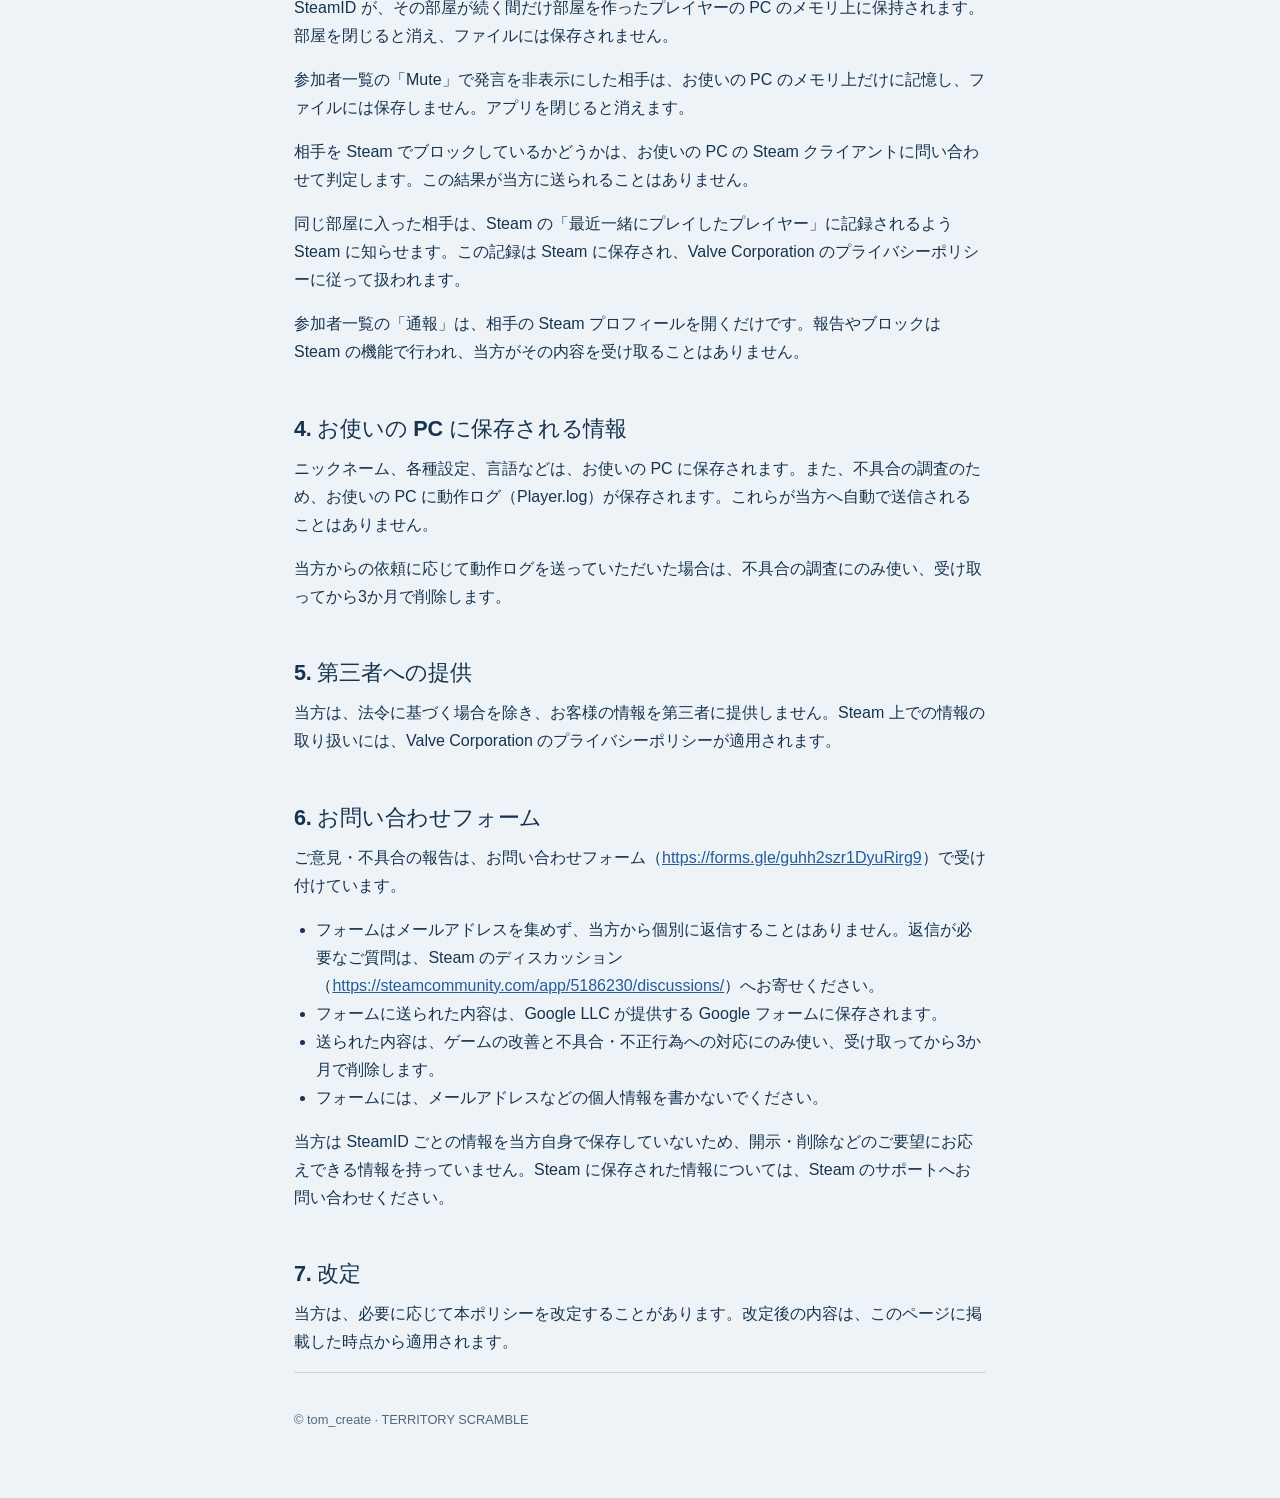
<file: support/privacy-ja.html>
<!doctype html>
<html lang="ja">
<head>
  <meta charset="utf-8">
  <meta name="viewport" content="width=device-width,initial-scale=1">
  <meta name="description" content="TERRITORY SCRAMBLE における情報の取り扱い。">
  <meta name="color-scheme" content="light">
  <title>プライバシーポリシー · Territory Scramble</title>
  <link rel="icon" href="../assets/title-logo.png" type="image/png">
  <link rel="stylesheet" href="../styles.css">
  <style>.doc{max-width:820px;margin:0 auto;padding:40px 5% 0}.doc h1{font-size:clamp(2rem,4vw,3rem)}main.doc h1.support-title{font-size:clamp(1.6rem,3.2vw,2.25rem)}.doc h1.policy-title{font-size:clamp(1.3rem,3.4vw,2rem);letter-spacing:-.01em}.support-list ol{line-height:1.75;margin:.6em 0 0;padding-left:1.4em}main.doc h2{font-size:1.35rem;letter-spacing:-.01em;margin-top:2.2em}.doc ul{line-height:1.75;padding-left:1.4em;margin:0 0 1em}.doc code{background:#dde8f2;padding:1px 6px;border-radius:5px}.doc .effective{color:var(--muted)}.doc a{overflow-wrap:anywhere}.doc .support-list{list-style:none;padding:0}.support-list > li{background:var(--white);border:1px solid var(--line);border-radius:var(--radius);padding:20px 24px;margin-bottom:14px}main.doc .support-list h2{margin:0 0 .4em}.support-list p{margin:0}</style>
</head>
<body>
  <header class="site-header">
    <a href="../ja.html" class="brand" aria-label="プレイヤーガイドへ"><img src="../assets/title-logo.png" width="1280" height="321" alt="Territory Scramble"></a>
    <div class="edition"><nav class="site-nav" aria-label="サイト内"><a href="../ja.html">プレイヤーガイド</a><a href="ja.html">サポート</a><a href="privacy-ja.html" aria-current="page">プライバシーポリシー</a><a href="https://forms.gle/guhh2szr1DyuRirg9">お問い合わせ</a></nav><nav class="language-switch" aria-label="言語切替"><a href="privacy.html" lang="en" hreflang="en">English</a><a href="privacy-ja.html" lang="ja" hreflang="ja" aria-current="page">日本語</a></nav></div>
  </header>
  <main class="doc">
    <h1 class="policy-title">TERRITORY SCRAMBLE プライバシーポリシー</h1>
<p class="effective">施行日：2026年10月20日</p>
<p>改定日：2026年11月20日</p>
<p>tom_create（以下「当方」）は、ゲーム「TERRITORY SCRAMBLE」（以下「本ゲーム」）における情報の取り扱いを次のとおり定めます。</p>
<p>当方は独自のサーバーを持たず、本ゲームを通じてお客様の情報を当方自身のシステムで受け取ったり保存したりしません。本ゲームのオンライン機能と記録は、すべて Steam の仕組みを通じて行われます（お問い合わせフォームに送られた内容については 6. をご覧ください）。</p>
<h2>1. Steam に記録される情報</h2>
<p>本ゲームは、次の情報を Steam の統計・実績の機能を使って記録します。これらはお客様の Steam アカウント（SteamID）に結びついて Steam に保存されます。</p>
<ul><li>起動回数、プレイ時間、1回のプレイ時間の長さの区分</li><li>ローカル対戦・ネット対戦の回数</li><li>ネット対戦の開始時の試合の種類・ルール設定・参加人数と、終了の回数（部屋を作ったプレイヤーの場合のみ）</li><li>実績の解除状況と、その進み具合</li></ul>
<p>当方は Steamworks で主に全体の集計値を見ています。ただし、仕組み上は SteamID ごとの値も参照できます。</p>
<p>利用目的は、遊ばれ方を把握してゲームの改善やバランス調整に役立てることと、実績機能を提供することです。</p>
<h2>2. 部屋（ロビー）を作ったときに公開される情報</h2>
<p>ネット対戦の部屋を作ると、他のプレイヤーが部屋を探せるように、次の情報が Steam の部屋一覧に公開されます。部屋を閉じると一覧から消えます。</p>
<ul><li>部屋名、ルール設定、参加人数</li><li>部屋を作ったプレイヤーのニックネームと SteamID</li><li>国コードと地域の区分（Steam が通信元から判定したもの）</li><li>接続の品質を推定するための、Steam のネットワーク上のおおまかな位置</li></ul>
<h2>3. 対戦中にやりとりする情報</h2>
<p>ニックネーム、チャット、ゲームの操作は、Steam の中継サーバーを経由して同じ部屋の参加者に送られます。通信は中継サーバーだけを経由するため、他のプレイヤーにお客様の IP アドレスが知られることはありません。</p>
<p>チャットに不適切な言葉が含まれていないかの判定には、Steam の機能を使っています。</p>
<p>試合中に不自然な動作を検知した場合、その結果を部屋の参加者に表示することがあります。</p>
<p>当方は、これらの内容を保存しません。</p>
<p>同じ部屋の参加者には、Steam の仕組み上、お互いの SteamID が伝わります。部屋を作ったプレイヤーが参加者を追放した場合、再び入室できないようにするため、追放された参加者の SteamID が、その部屋が続く間だけ部屋を作ったプレイヤーの PC のメモリ上に保持されます。部屋を閉じると消え、ファイルには保存されません。</p>
<p>参加者一覧の「Mute」で発言を非表示にした相手は、お使いの PC のメモリ上だけに記憶し、ファイルには保存しません。アプリを閉じると消えます。</p>
<p>相手を Steam でブロックしているかどうかは、お使いの PC の Steam クライアントに問い合わせて判定します。この結果が当方に送られることはありません。</p>
<p>同じ部屋に入った相手は、Steam の「最近一緒にプレイしたプレイヤー」に記録されるよう Steam に知らせます。この記録は Steam に保存され、Valve Corporation のプライバシーポリシーに従って扱われます。</p>
<p>参加者一覧の「通報」は、相手の Steam プロフィールを開くだけです。報告やブロックは Steam の機能で行われ、当方がその内容を受け取ることはありません。</p>
<h2>4. お使いの PC に保存される情報</h2>
<p>ニックネーム、各種設定、言語などは、お使いの PC に保存されます。また、不具合の調査のため、お使いの PC に動作ログ（Player.log）が保存されます。これらが当方へ自動で送信されることはありません。</p>
<p>当方からの依頼に応じて動作ログを送っていただいた場合は、不具合の調査にのみ使い、受け取ってから3か月で削除します。</p>
<h2>5. 第三者への提供</h2>
<p>当方は、法令に基づく場合を除き、お客様の情報を第三者に提供しません。Steam 上での情報の取り扱いには、Valve Corporation のプライバシーポリシーが適用されます。</p>
<h2>6. お問い合わせフォーム</h2>
<p>ご意見・不具合の報告は、お問い合わせフォーム（<a href="https://forms.gle/guhh2szr1DyuRirg9">https://forms.gle/guhh2szr1DyuRirg9</a>）で受け付けています。</p>
<ul><li>フォームはメールアドレスを集めず、当方から個別に返信することはありません。返信が必要なご質問は、Steam のディスカッション（<a href="https://steamcommunity.com/app/5186230/discussions/">https://steamcommunity.com/app/5186230/discussions/</a>）へお寄せください。</li><li>フォームに送られた内容は、Google LLC が提供する Google フォームに保存されます。</li><li>送られた内容は、ゲームの改善と不具合・不正行為への対応にのみ使い、受け取ってから3か月で削除します。</li><li>フォームには、メールアドレスなどの個人情報を書かないでください。</li></ul>
<p>当方は SteamID ごとの情報を当方自身で保存していないため、開示・削除などのご要望にお応えできる情報を持っていません。Steam に保存された情報については、Steam のサポートへお問い合わせください。</p>
<h2>7. 改定</h2>
<p>当方は、必要に応じて本ポリシーを改定することがあります。改定後の内容は、このページに掲載した時点から適用されます。</p>
    <footer class="page-footer"><p>© tom_create · TERRITORY SCRAMBLE</p></footer>
  </main>
</body>
</html>
</file>
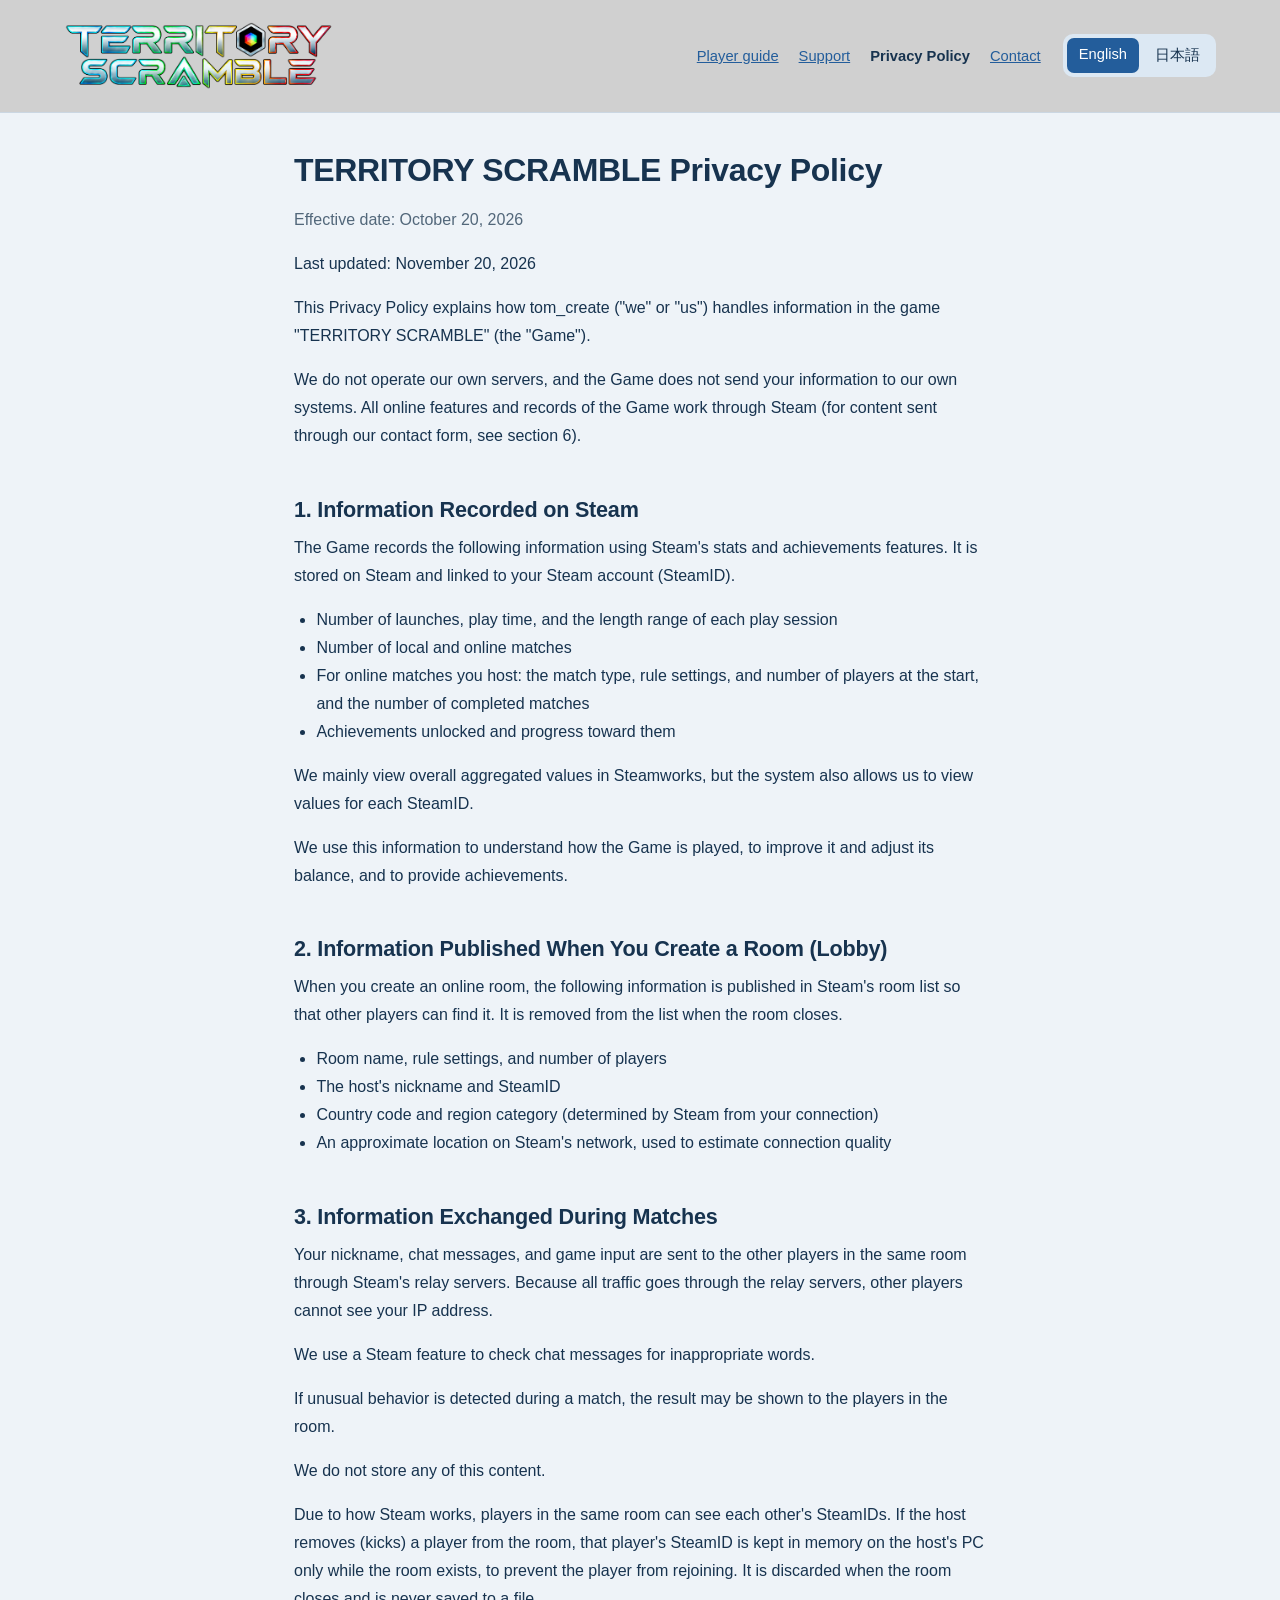
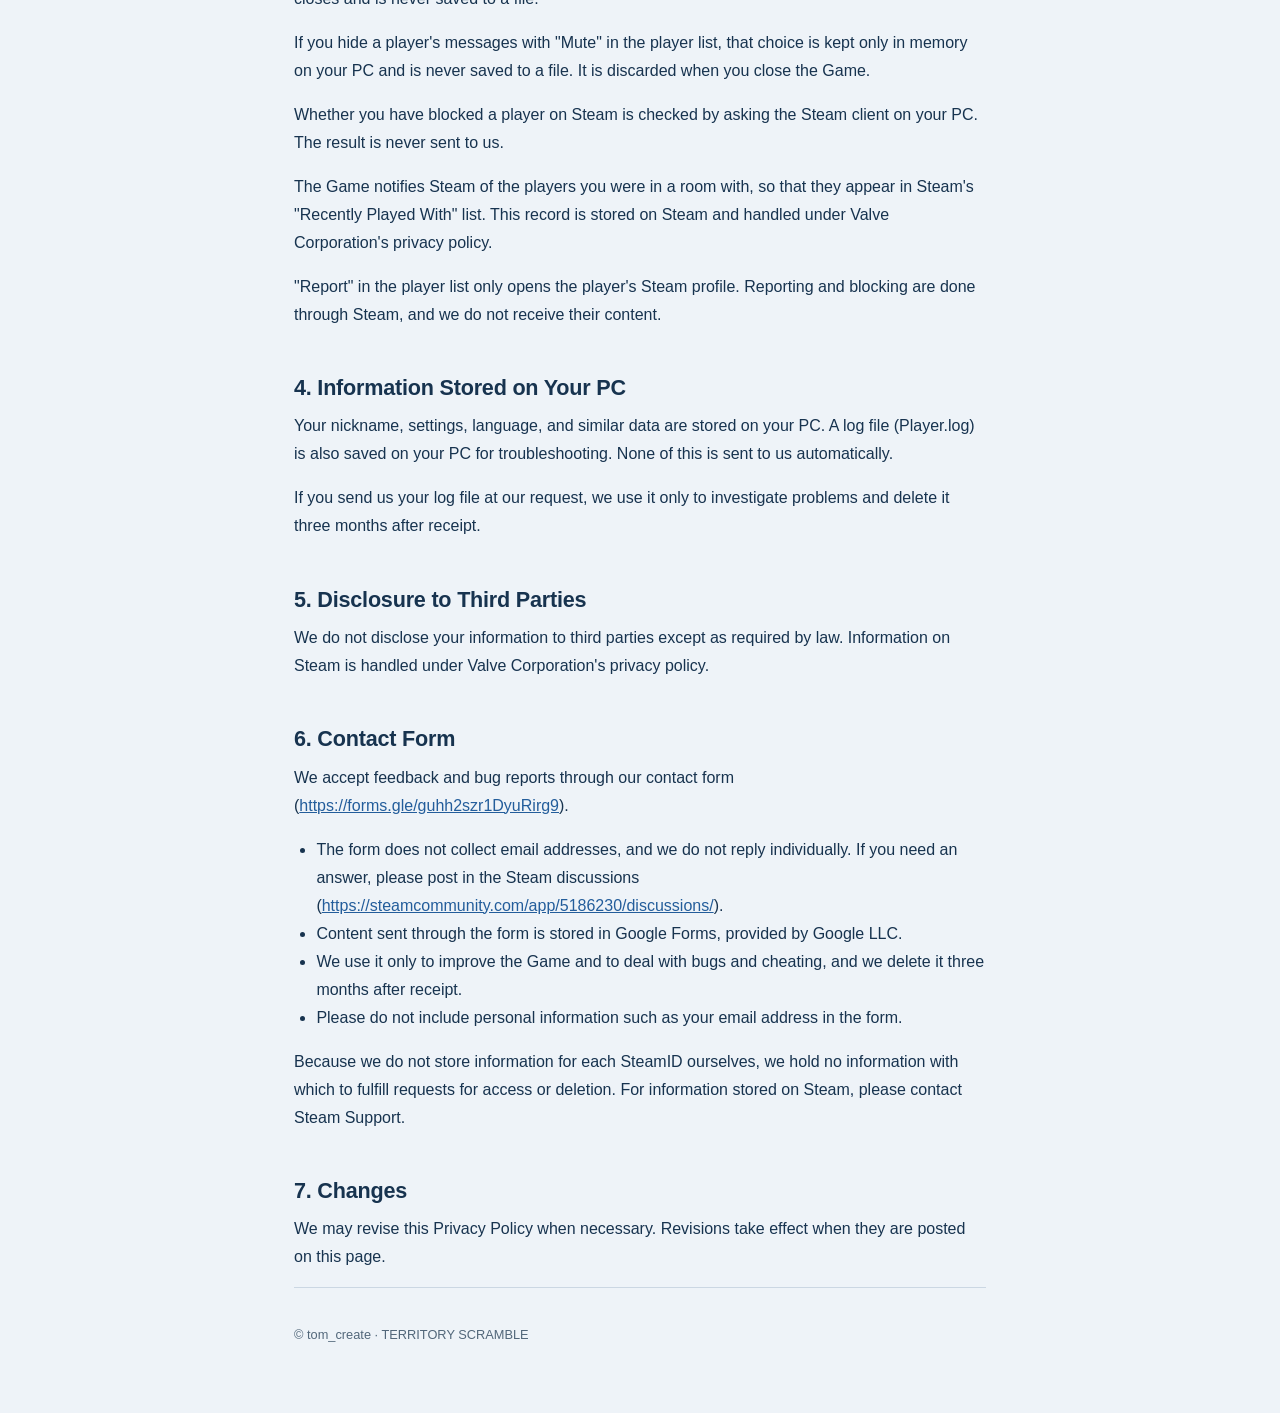
<file: support/privacy.html>
<!doctype html>
<html lang="en">
<head>
  <meta charset="utf-8">
  <meta name="viewport" content="width=device-width,initial-scale=1">
  <meta name="description" content="How TERRITORY SCRAMBLE handles information.">
  <meta name="color-scheme" content="light">
  <title>Privacy Policy · Territory Scramble</title>
  <link rel="icon" href="../assets/title-logo.png" type="image/png">
  <link rel="stylesheet" href="../styles.css">
  <style>.doc{max-width:820px;margin:0 auto;padding:40px 5% 0}.doc h1{font-size:clamp(2rem,4vw,3rem)}main.doc h1.support-title{font-size:clamp(1.6rem,3.2vw,2.25rem)}.doc h1.policy-title{font-size:clamp(1.3rem,3.4vw,2rem);letter-spacing:-.01em}.support-list ol{line-height:1.75;margin:.6em 0 0;padding-left:1.4em}main.doc h2{font-size:1.35rem;letter-spacing:-.01em;margin-top:2.2em}.doc ul{line-height:1.75;padding-left:1.4em;margin:0 0 1em}.doc code{background:#dde8f2;padding:1px 6px;border-radius:5px}.doc .effective{color:var(--muted)}.doc a{overflow-wrap:anywhere}.doc .support-list{list-style:none;padding:0}.support-list > li{background:var(--white);border:1px solid var(--line);border-radius:var(--radius);padding:20px 24px;margin-bottom:14px}main.doc .support-list h2{margin:0 0 .4em}.support-list p{margin:0}</style>
</head>
<body>
  <header class="site-header">
    <a href="../index.html" class="brand" aria-label="Player guide"><img src="../assets/title-logo.png" width="1280" height="321" alt="Territory Scramble"></a>
    <div class="edition"><nav class="site-nav" aria-label="Site"><a href="../index.html">Player guide</a><a href="index.html">Support</a><a href="privacy.html" aria-current="page">Privacy Policy</a><a href="https://forms.gle/guhh2szr1DyuRirg9">Contact</a></nav><nav class="language-switch" aria-label="Language"><a href="privacy.html" lang="en" hreflang="en" aria-current="page">English</a><a href="privacy-ja.html" lang="ja" hreflang="ja">日本語</a></nav></div>
  </header>
  <main class="doc">
    <h1 class="policy-title">TERRITORY SCRAMBLE Privacy Policy</h1>
<p class="effective">Effective date: October 20, 2026</p>
<p>Last updated: November 20, 2026</p>
<p>This Privacy Policy explains how tom_create ("we" or "us") handles information in the game "TERRITORY SCRAMBLE" (the "Game").</p>
<p>We do not operate our own servers, and the Game does not send your information to our own systems. All online features and records of the Game work through Steam (for content sent through our contact form, see section 6).</p>
<h2>1. Information Recorded on Steam</h2>
<p>The Game records the following information using Steam's stats and achievements features. It is stored on Steam and linked to your Steam account (SteamID).</p>
<ul><li>Number of launches, play time, and the length range of each play session</li><li>Number of local and online matches</li><li>For online matches you host: the match type, rule settings, and number of players at the start, and the number of completed matches</li><li>Achievements unlocked and progress toward them</li></ul>
<p>We mainly view overall aggregated values in Steamworks, but the system also allows us to view values for each SteamID.</p>
<p>We use this information to understand how the Game is played, to improve it and adjust its balance, and to provide achievements.</p>
<h2>2. Information Published When You Create a Room (Lobby)</h2>
<p>When you create an online room, the following information is published in Steam's room list so that other players can find it. It is removed from the list when the room closes.</p>
<ul><li>Room name, rule settings, and number of players</li><li>The host's nickname and SteamID</li><li>Country code and region category (determined by Steam from your connection)</li><li>An approximate location on Steam's network, used to estimate connection quality</li></ul>
<h2>3. Information Exchanged During Matches</h2>
<p>Your nickname, chat messages, and game input are sent to the other players in the same room through Steam's relay servers. Because all traffic goes through the relay servers, other players cannot see your IP address.</p>
<p>We use a Steam feature to check chat messages for inappropriate words.</p>
<p>If unusual behavior is detected during a match, the result may be shown to the players in the room.</p>
<p>We do not store any of this content.</p>
<p>Due to how Steam works, players in the same room can see each other's SteamIDs. If the host removes (kicks) a player from the room, that player's SteamID is kept in memory on the host's PC only while the room exists, to prevent the player from rejoining. It is discarded when the room closes and is never saved to a file.</p>
<p>If you hide a player's messages with "Mute" in the player list, that choice is kept only in memory on your PC and is never saved to a file. It is discarded when you close the Game.</p>
<p>Whether you have blocked a player on Steam is checked by asking the Steam client on your PC. The result is never sent to us.</p>
<p>The Game notifies Steam of the players you were in a room with, so that they appear in Steam's "Recently Played With" list. This record is stored on Steam and handled under Valve Corporation's privacy policy.</p>
<p>"Report" in the player list only opens the player's Steam profile. Reporting and blocking are done through Steam, and we do not receive their content.</p>
<h2>4. Information Stored on Your PC</h2>
<p>Your nickname, settings, language, and similar data are stored on your PC. A log file (Player.log) is also saved on your PC for troubleshooting. None of this is sent to us automatically.</p>
<p>If you send us your log file at our request, we use it only to investigate problems and delete it three months after receipt.</p>
<h2>5. Disclosure to Third Parties</h2>
<p>We do not disclose your information to third parties except as required by law. Information on Steam is handled under Valve Corporation's privacy policy.</p>
<h2>6. Contact Form</h2>
<p>We accept feedback and bug reports through our contact form (<a href="https://forms.gle/guhh2szr1DyuRirg9">https://forms.gle/guhh2szr1DyuRirg9</a>).</p>
<ul><li>The form does not collect email addresses, and we do not reply individually. If you need an answer, please post in the Steam discussions (<a href="https://steamcommunity.com/app/5186230/discussions/">https://steamcommunity.com/app/5186230/discussions/</a>).</li><li>Content sent through the form is stored in Google Forms, provided by Google LLC.</li><li>We use it only to improve the Game and to deal with bugs and cheating, and we delete it three months after receipt.</li><li>Please do not include personal information such as your email address in the form.</li></ul>
<p>Because we do not store information for each SteamID ourselves, we hold no information with which to fulfill requests for access or deletion. For information stored on Steam, please contact Steam Support.</p>
<h2>7. Changes</h2>
<p>We may revise this Privacy Policy when necessary. Revisions take effect when they are posted on this page.</p>
    <footer class="page-footer"><p>© tom_create · TERRITORY SCRAMBLE</p></footer>
  </main>
</body>
</html>
</file>
<file: styles.css>
:root{--paper:#eef3f8;--white:#fff;--ink:#17334f;--muted:#52677a;--line:#cbd7e3;--blue:#235d9b;--red:#af372f;--green:#236141;--radius:14px;font-family:"Segoe UI",Tahoma,sans-serif;color:var(--ink);background:var(--paper);font-synthesis:none;scroll-behavior:smooth;scroll-padding-top:100px}
*{box-sizing:border-box}body{margin:0}button,a{-webkit-tap-highlight-color:transparent}a{color:var(--blue)}a:hover{text-decoration-thickness:2px}button{font:inherit}button,a,summary{touch-action:manipulation}:focus-visible{outline:3px solid #d08416;outline-offset:5px}img{max-width:100%;height:auto;display:block}p{line-height:1.75;margin:0 0 1em}h1,h2,h3{line-height:1.12;letter-spacing:-.035em;margin:0 0 .55em}h1{font-size:clamp(2.8rem,5.2vw,5.2rem);font-weight:750}h2{font-size:clamp(1.8rem,3vw,2.7rem);font-weight:700}h3{font-size:2.2rem}figure{margin:0}button{cursor:pointer}section{scroll-margin-top:22px}.site-header{min-height:100px;max-width:1510px;margin:auto;display:flex;align-items:center;justify-content:space-between;padding:22px 5%;gap:24px;border-bottom:1px solid var(--line)}.brand{width:270px;flex-shrink:0}.edition{display:flex;align-items:center;gap:22px;font-size:.92rem}.language{background:#dce8f3;padding:7px 13px;border-radius:30px}.page-layout{max-width:1510px;margin:0 auto;display:grid;grid-template-columns:220px minmax(0,1fr);gap:50px;padding:0 5%}.contents{position:sticky;top:30px;align-self:start;padding-top:52px;font-size:.93rem}.contents-title{font-weight:700;color:var(--muted);margin-bottom:18px}.contents nav{display:flex;flex-direction:column;gap:5px}.contents nav a{padding:12px 14px;text-decoration:none;color:var(--ink);border-left:3px solid transparent;border-radius:0 8px 8px 0}.contents nav a:hover,.contents nav a[aria-current]{background:#dde8f2;border-left-color:var(--blue)}.edition-note{margin:38px 0 0 16px;font-size:.8rem;color:var(--muted)}.edition-note p{margin-top:8px}.prototype-dot{display:inline-block;width:7px;height:7px;border-radius:50%;background:#a36b1e;margin-right:7px}main{min-width:0}.chapter-intro{padding:64px 0 36px}.chapter-label{color:var(--blue);font-size:1rem;font-weight:600;margin-bottom:15px}.lead{font-size:1.2rem;line-height:1.7;max-width:620px}.rule-switch{display:flex;align-items:center;flex-wrap:wrap;gap:6px;font-size:.9rem;margin-top:26px}.switch-icon{display:inline-block;width:28px;height:16px;background:var(--green);border-radius:12px;margin-right:6px;position:relative}.switch-icon:after{content:"";position:absolute;border-radius:50%;background:#fff;width:10px;height:10px;right:3px;top:3px}.comparison{background:var(--white);border:1px solid var(--line);border-radius:var(--radius);overflow:hidden;box-shadow:0 14px 36px #193b5910}.comparison-toolbar{display:flex;align-items:center;justify-content:space-between;gap:12px;padding:13px 18px}.state-buttons{display:flex;padding:4px;background:var(--paper);border-radius:9px;gap:4px}.state-buttons button{border:0;background:transparent;border-radius:6px;color:var(--muted);padding:9px 22px;font-weight:600}.state-buttons button[aria-pressed=true]{background:var(--blue);color:#fff}.example-label{font-size:.85rem;color:var(--red);font-weight:600}.image-button{display:block;width:100%;padding:0;border:0;position:relative;background:#15283b;border-radius:10px;overflow:hidden;text-align:left}.comparison-image{border-radius:0}.image-button img{width:100%;object-fit:cover}.zoom-label{position:absolute;bottom:14px;right:14px;background:#102c45e8;color:white;font-size:.75rem;padding:7px 10px;border:1px solid #ffffff50;border-radius:6px}.comparison figcaption{padding:20px 25px;line-height:1.65;font-size:.95rem;min-height:94px}.comparison figcaption strong{display:block;margin-bottom:3px}.steps{list-style:none;padding:32px 0 10px;margin:0;display:grid;grid-template-columns:repeat(3,1fr);gap:26px}.step-number{width:33px;height:33px;display:grid;place-items:center;background:var(--blue);color:white;clip-path:polygon(25% 0,75% 0,100% 50%,75% 100%,25% 100%,0 50%);margin-bottom:16px;font-weight:700}.steps h2{font-size:1.15rem;letter-spacing:-.02em;line-height:1.3}.steps p{font-size:.92rem;color:var(--muted);line-height:1.7}.tip{padding:18px 22px;border-left:4px solid var(--blue);background:#e0eaf4;border-radius:0 9px 9px 0;font-size:.96rem}.chapter{padding-top:68px}.section-heading{margin-bottom:30px}.section-heading p{max-width:630px;color:var(--muted)}.section-heading .chapter-label{color:var(--blue)}.rule-table-wrap{overflow-x:auto;margin-bottom:22px}.rule-table{border-collapse:collapse;width:100%;font-size:.9rem;line-height:1.65;text-align:left;background:white;border-radius:10px;overflow:hidden}.rule-table th,.rule-table td{padding:17px 18px;border-bottom:1px solid var(--line);vertical-align:top}.rule-table thead{background:#dde8f2;color:var(--ink);font-size:.83rem}.rule-table tbody th{width:29%;font-weight:600}.yes{font-weight:600;color:var(--green)}.no{font-weight:600;color:var(--muted)}details{border-bottom:1px solid var(--line)}summary{cursor:pointer;list-style:none;padding:20px 34px 20px 0;font-weight:600;line-height:1.5;position:relative}summary::-webkit-details-marker{display:none}summary:after{content:"+";position:absolute;right:4px;top:18px;font-size:1.5rem;font-weight:400;color:var(--blue)}details[open] summary:after{content:"−"}.details-body{max-width:730px;color:var(--muted);font-size:.96rem;padding:0 26px 10px 0}.item{display:grid;grid-template-columns:1fr 1fr;align-items:center;gap:34px;padding:30px 0 34px;border-top:1px solid var(--line)}.item figure figcaption{font-size:.8rem;color:var(--muted);padding-top:9px}.item-copy p{font-size:.96rem}.item-category{font-size:.82rem!important;color:var(--blue);font-weight:600;margin-bottom:9px}.item-copy h3{margin-bottom:15px}.stats{margin:24px 0;display:flex;flex-wrap:wrap;gap:17px 23px}.stats div{min-width:85px}.stats dt{font-size:.75rem;color:var(--muted);margin-bottom:5px}.stats dd{margin:0;font-size:1.2rem;font-weight:650}.field-note{font-size:.87rem!important;color:var(--muted);line-height:1.65}.field-note strong{color:var(--ink)}.scope-note{font-size:.87rem;padding:17px 20px;background:#dfe8f0;border-radius:8px}.questions{padding-bottom:65px}.page-footer{border-top:1px solid var(--line);padding:36px 0 55px;font-size:.8rem;color:var(--muted)}.page-footer img{width:180px;margin-bottom:22px}.page-footer p{max-width:670px;line-height:1.65}.page-footer a{display:inline-block;margin-top:5px}.skip-link{position:fixed;left:15px;top:-80px;z-index:30;background:white;padding:12px}.skip-link:focus{top:15px}.sr-only{position:absolute;width:1px;height:1px;overflow:hidden;clip:rect(0,0,0,0)}dialog{width:min(1400px,96vw);max-height:95vh;border:0;padding:12px;background:#102337;color:white;border-radius:12px}dialog::backdrop{background:#061320e8}dialog img{max-height:78vh;width:100%;object-fit:contain}.close-viewer{display:block;margin:0 0 12px auto;padding:9px 16px;border:1px solid #ffffff60;border-radius:6px;background:transparent;color:white}.close-viewer span{padding-left:12px}.viewer-caption{margin:12px 6px 3px;font-size:.9rem}.no-script{padding:20px}
@media(min-width:1500px){.page-layout{gap:70px;grid-template-columns:240px minmax(0,1fr)}}
@media(max-width:1050px){.page-layout{grid-template-columns:170px minmax(0,1fr);gap:28px;padding:0 4%}.site-header{padding-inline:4%}.contents nav a{padding:10px 8px}.item{gap:22px}.steps{gap:17px}.stats{gap:15px}.rule-table th,.rule-table td{padding:14px 12px}}
@media(max-width:760px){:root{scroll-padding-top:78px}.site-header{min-height:80px;padding:18px 5%}.brand{width:210px}.edition{font-size:.8rem}.edition>span:first-child{display:none}.page-layout{display:block;padding:0 5%}.contents{padding:0;margin:0 -5.56%;background:var(--paper);top:0;z-index:10;border-bottom:1px solid var(--line)}.contents-title,.edition-note{display:none}.contents nav{flex-direction:row;overflow-x:auto;padding:8px 5%;gap:8px;scrollbar-width:thin}.contents nav a{white-space:nowrap;font-size:.8rem;padding:9px 10px;border-left:0;border-bottom:2px solid transparent;border-radius:6px}.contents nav a:hover,.contents nav a[aria-current]{border-bottom-color:var(--blue)}.chapter-intro{padding-top:40px}.lead{font-size:1.08rem}.comparison-toolbar{padding:10px}.state-buttons button{padding:8px 16px}.example-label{font-size:.74rem}.comparison figcaption{padding:17px 18px;font-size:.88rem;min-height:117px}.steps{grid-template-columns:1fr;gap:17px;padding-top:27px}.steps li{display:grid;grid-template-columns:33px 1fr;column-gap:14px}.step-number{grid-row:span 2}.steps h2{margin:3px 0 7px}.steps p{grid-column:2;margin:0}.tip{margin-top:22px}.chapter{padding-top:48px}.rule-table{font-size:.8rem;min-width:460px}.rule-table th,.rule-table td{padding:13px 10px}.item{grid-template-columns:1fr;padding:25px 0;gap:19px}.item figure{max-width:560px}.item h3{font-size:1.8rem}.item-copy>p{max-width:600px}.stats{gap:28px;margin:20px 0}.item-copy .field-note{margin-bottom:0}.section-heading{margin-bottom:24px}.zoom-label{font-size:.65rem;padding:6px 8px;bottom:9px;right:9px}summary{font-size:.91rem}.page-footer{padding-bottom:35px}}
@media(prefers-reduced-motion:reduce){:root{scroll-behavior:auto}}
@media print{body{background:white}.contents,.site-header,.zoom-label,.state-buttons,.skip-link,dialog{display:none}.page-layout{display:block;padding:0}main{max-width:100%}.chapter-intro{padding-top:0}h1{font-size:34pt}.chapter{padding-top:25px}.comparison,.item{break-inside:avoid;box-shadow:none}details .details-body{display:block!important}details{break-inside:avoid}.comparison-image{width:80%;margin:auto}.page-footer{font-size:9pt}}
.language-switch{display:flex;gap:4px;padding:4px;background:#dce8f3;border-radius:10px;white-space:nowrap}
.language-switch a{display:block;padding:8px 12px;border-radius:7px;text-decoration:none;color:var(--ink)}
.language-switch a[aria-current="page"]{background:var(--blue);color:white}
html:lang(ja){font-family:"Yu Gothic UI","Meiryo","Segoe UI",sans-serif}
html:lang(ja) h1,html:lang(ja) h2,html:lang(ja) h3{line-height:1.35;letter-spacing:0}
html:lang(ja) h1{font-size:clamp(2rem,4.4vw,4.3rem)}
html:lang(ja) h2{font-size:clamp(1.6rem,2.5vw,2.3rem)}
html:lang(ja) .steps h2{font-size:1.1rem}
@media(max-width:760px){.site-header{flex-wrap:wrap;gap:12px}.site-header .brand{width:min(210px,100%)}.site-header .edition{margin-left:auto}.language-switch a{padding:8px 10px}}
@media print{.language-switch{display:none}}

.guide-capture{margin:24px 0 30px}.guide-capture figcaption{font-size:.85rem;color:var(--muted);line-height:1.65;padding-top:10px}.capture-pair{display:grid;grid-template-columns:1fr 1fr;gap:22px}.capture-pair .guide-capture{margin-top:0}.guide-subheading{font-size:1.5rem;margin-top:36px;line-height:1.4}.instruction-list{padding-left:1.5em;line-height:1.85}.instruction-list li{padding:0 0 14px 6px}.instruction-list li::marker{color:var(--blue);font-weight:700}@media(max-width:760px){.capture-pair{grid-template-columns:1fr;gap:0}.guide-subheading{font-size:1.3rem}}

#controls kbd{display:inline-block;min-width:1.7em;padding:1px 5px;border:1px solid #b7cada;border-bottom-width:2px;border-radius:4px;background:#fff;font:inherit;font-size:.9em;text-align:center;white-space:nowrap}#controls caption{text-align:left;padding:0 0 12px;color:var(--muted);line-height:1.6}
.site-header{background:#d0d0d0}
.site-nav{display:flex;flex-wrap:wrap;justify-content:flex-end;gap:6px 20px}.site-nav a{white-space:nowrap}.site-nav a[aria-current="page"]{color:var(--ink);font-weight:700;text-decoration:none}
@media(max-width:1100px){.site-header{flex-wrap:wrap;row-gap:12px}.site-header .edition{display:contents}.site-header .language-switch{margin-left:auto}.site-nav{order:1;flex-basis:100%}}
@media(max-width:760px){.site-nav{gap:4px 14px}}
</file>
